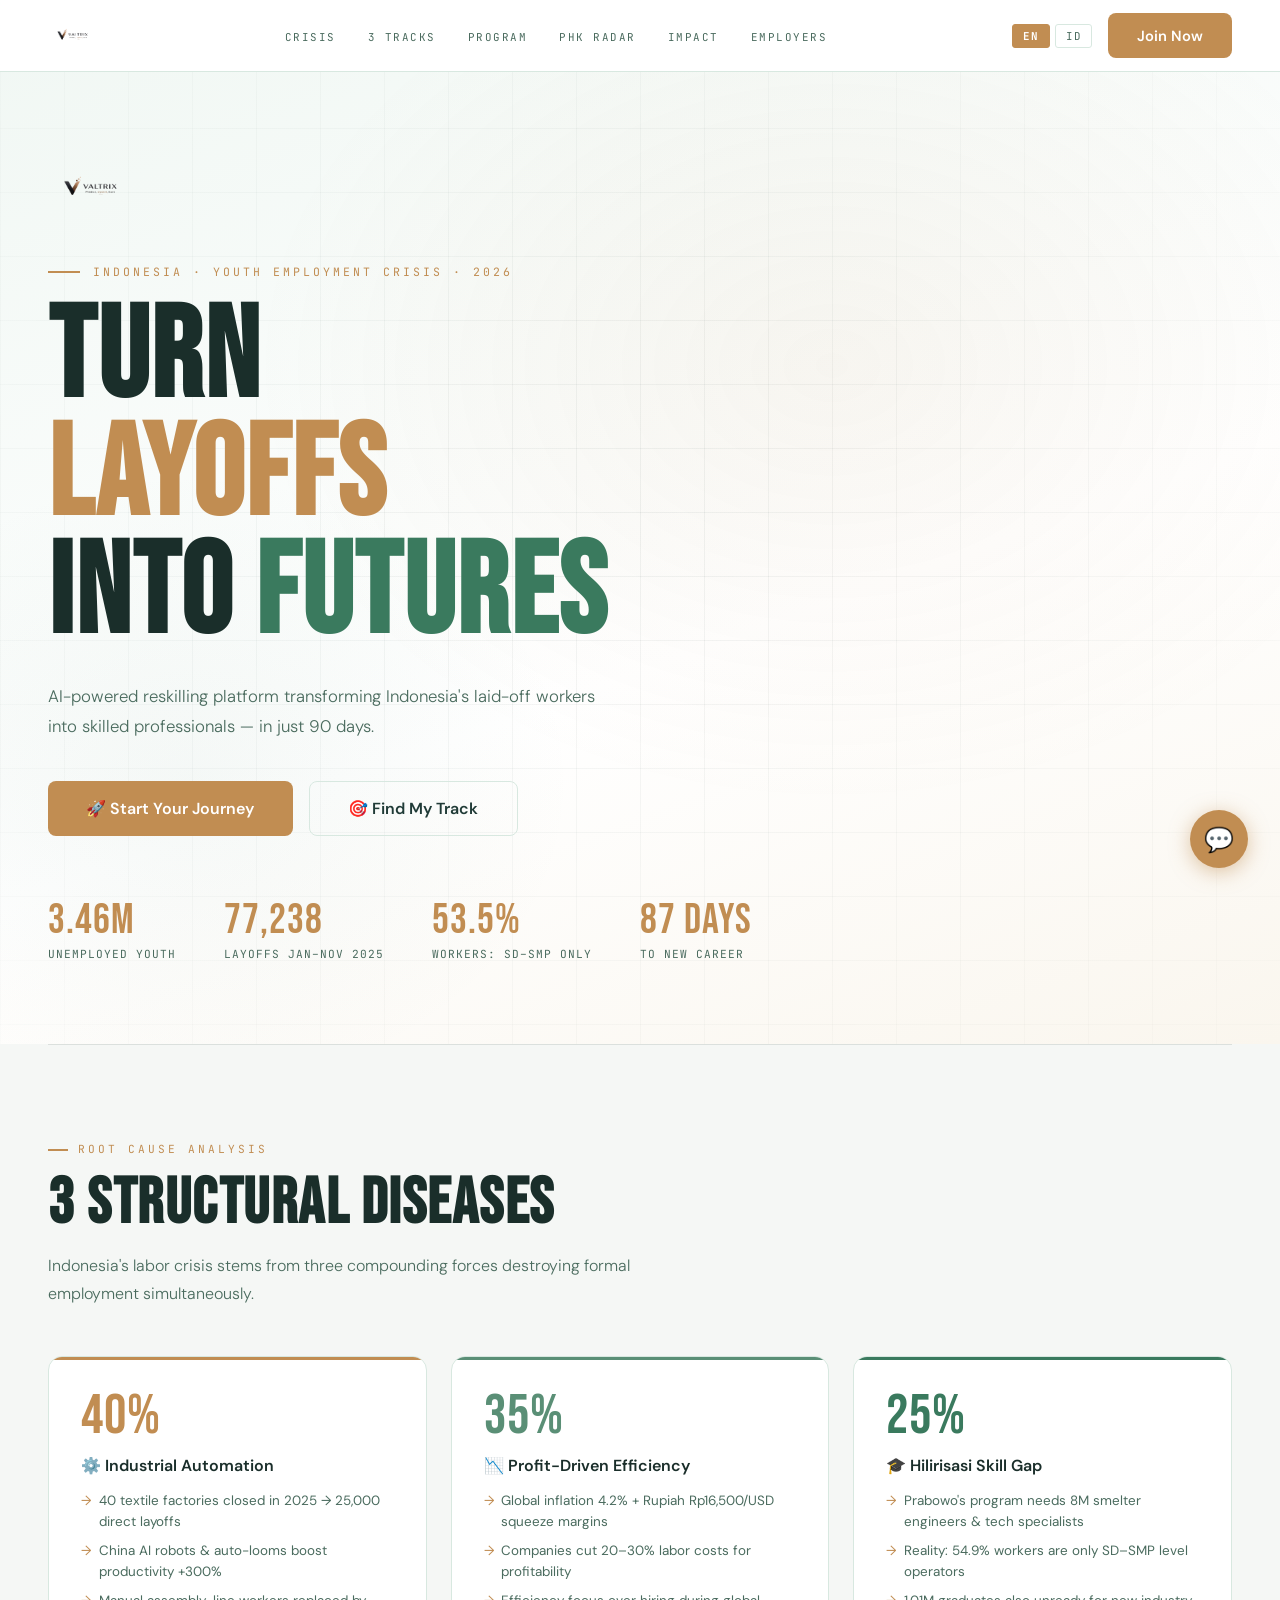
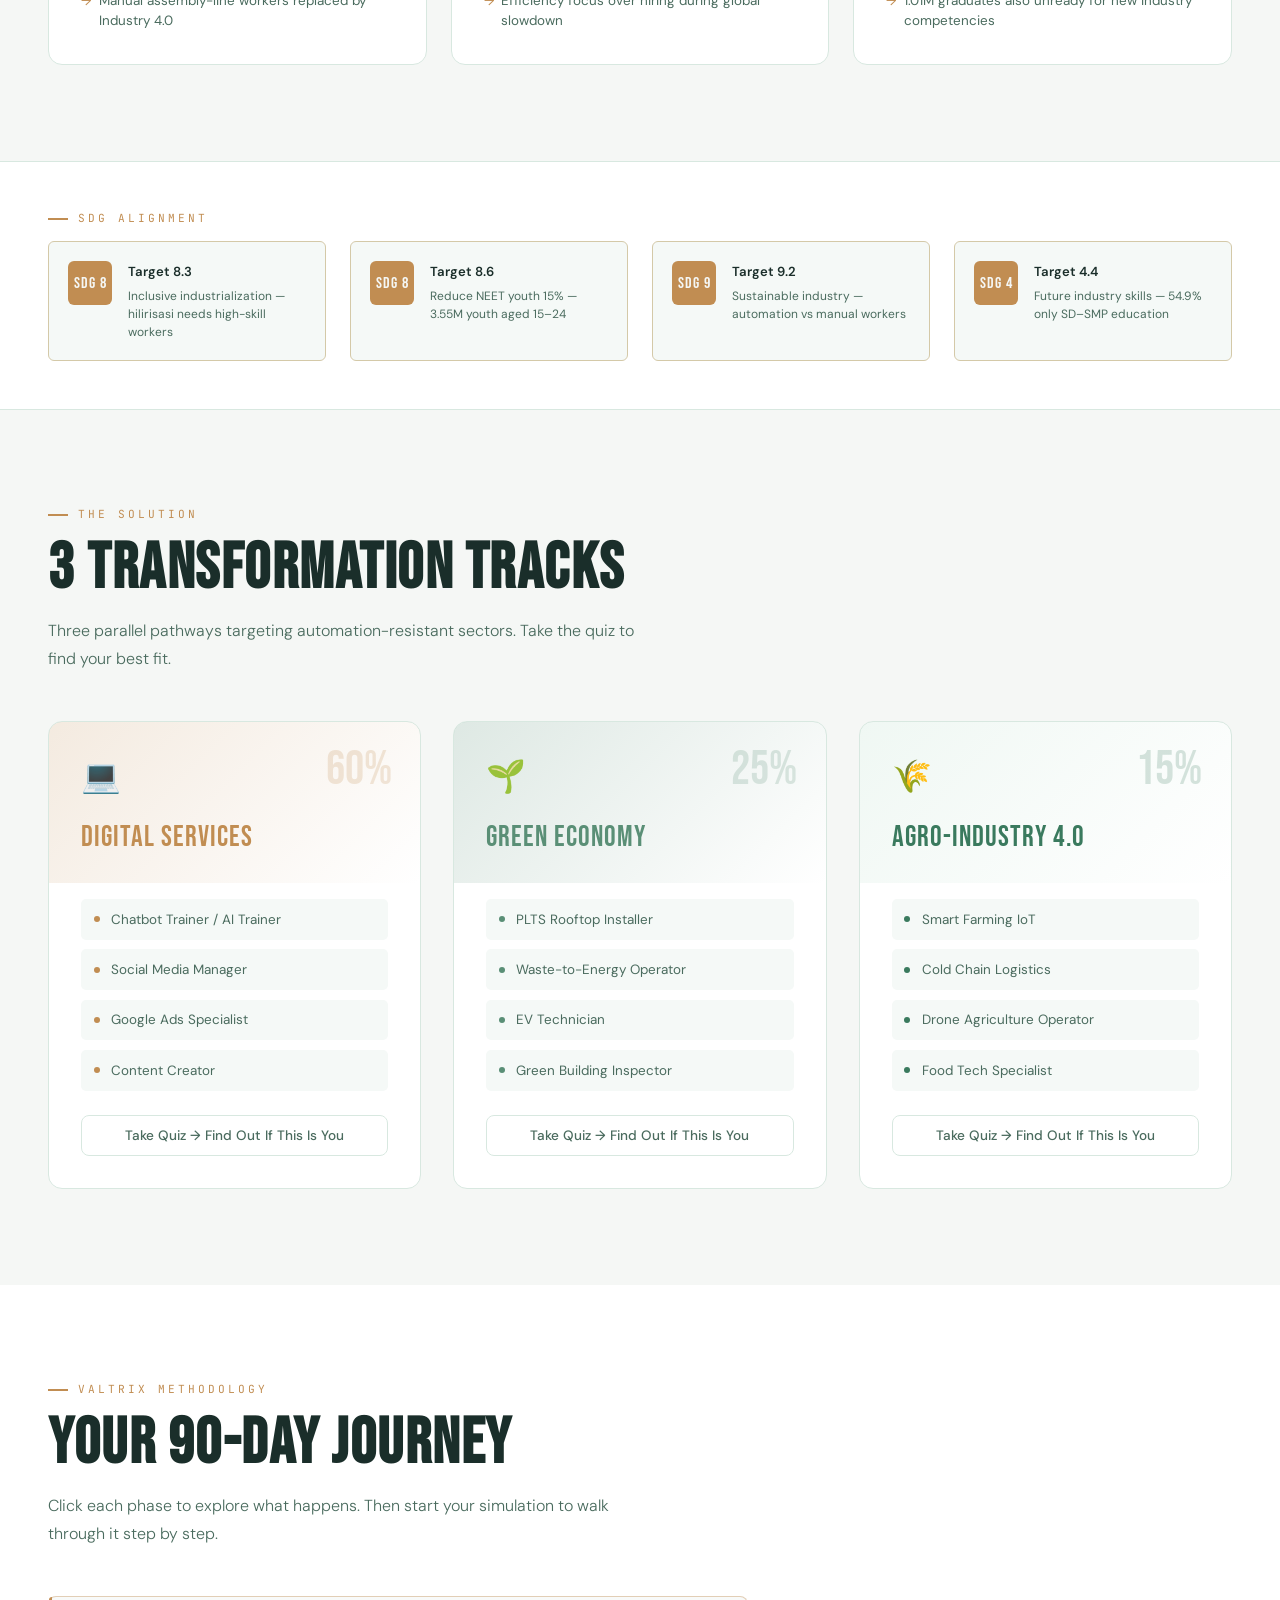
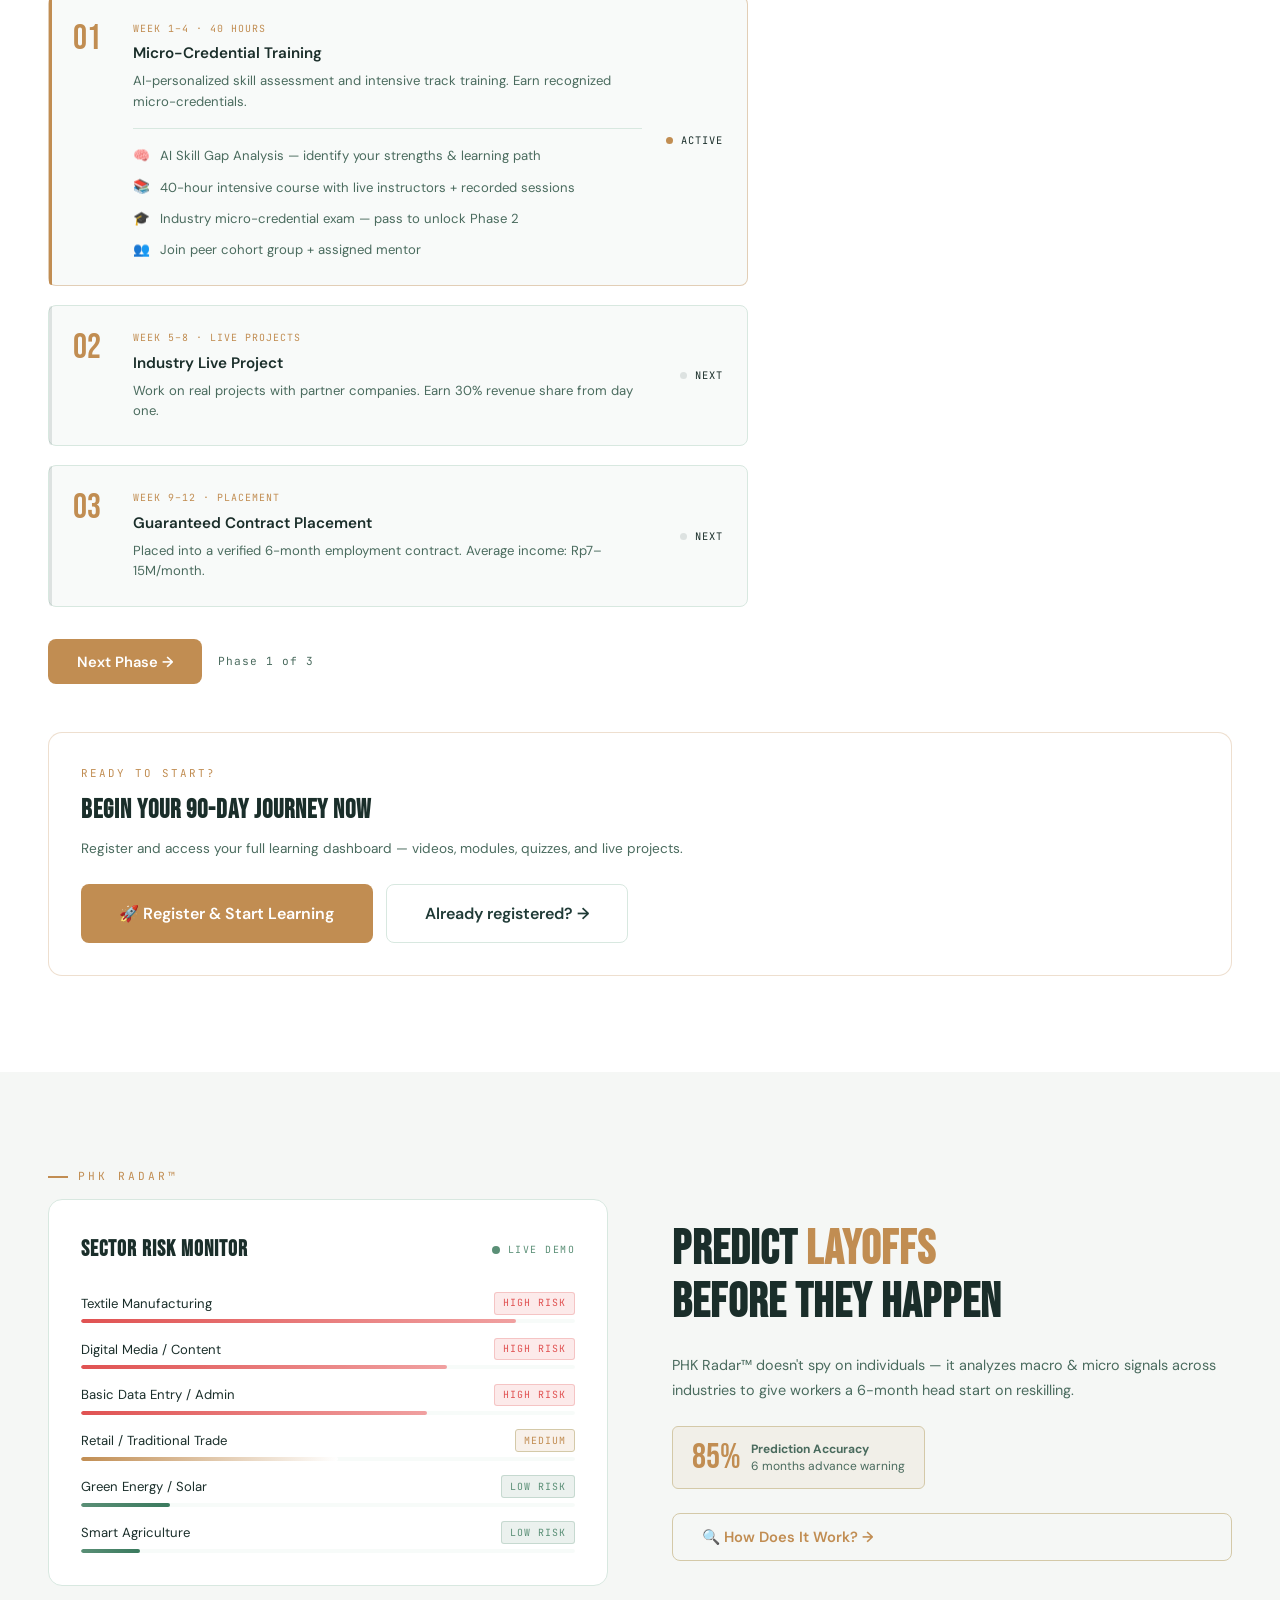
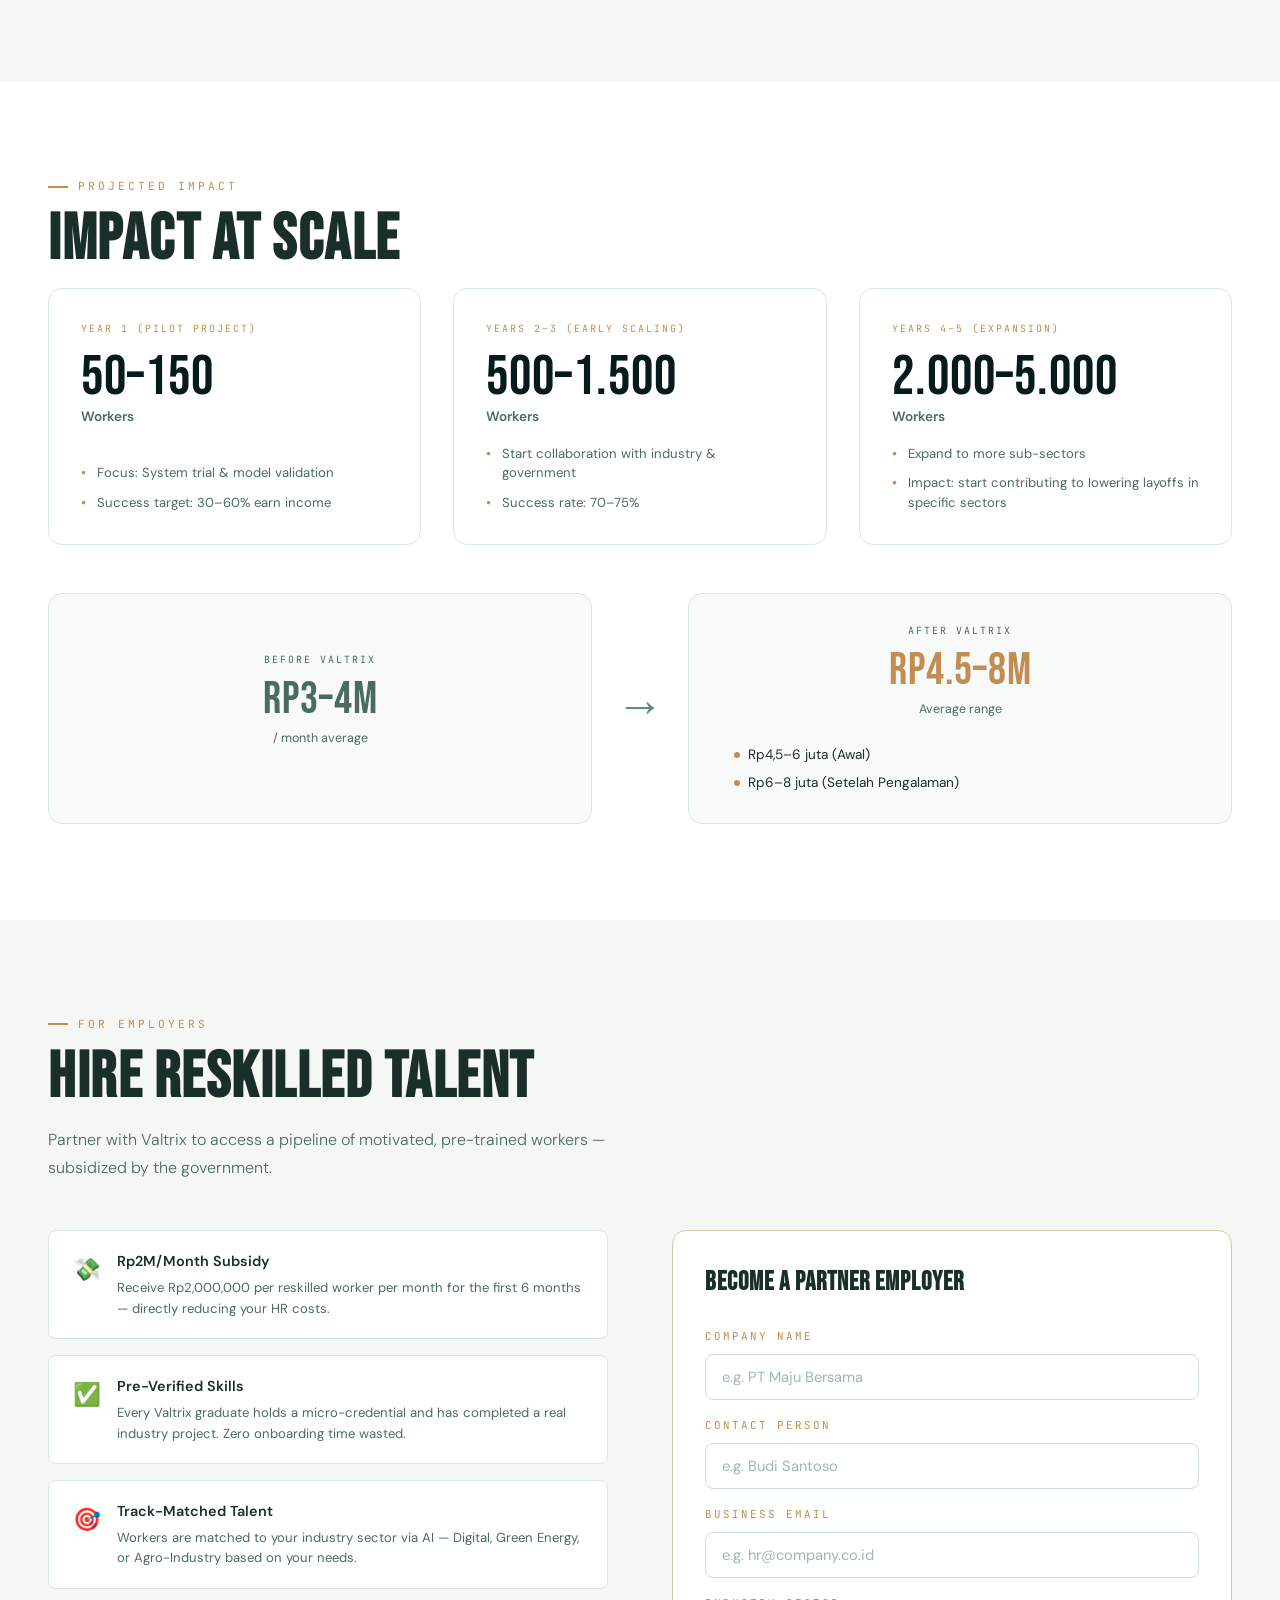
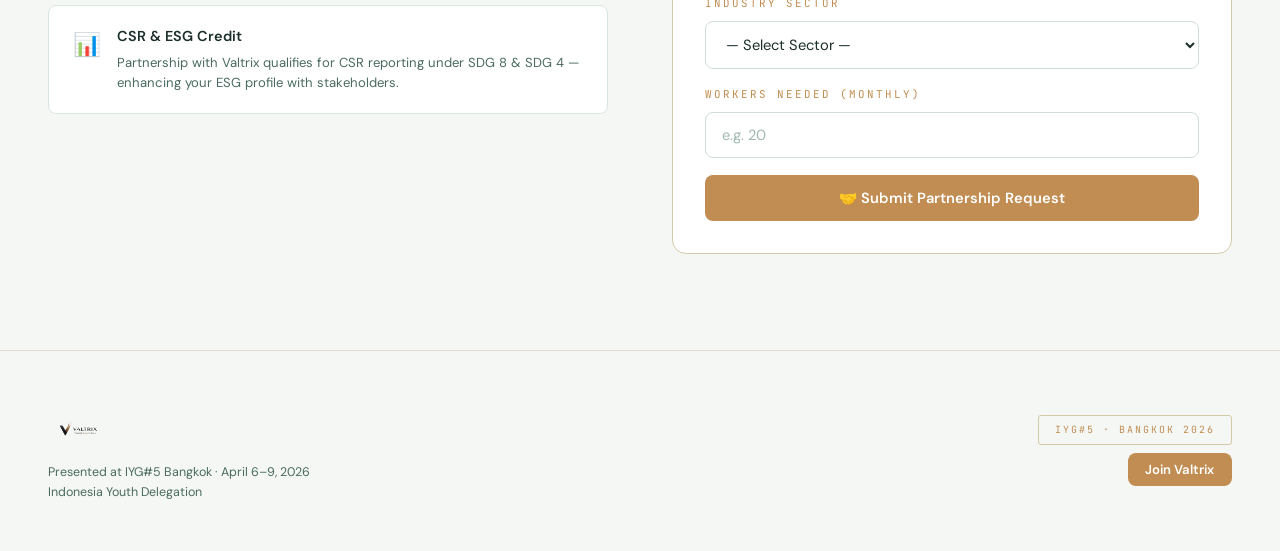
<file: index.html>
<!DOCTYPE html>
<html lang="en">
<head>
  <meta charset="UTF-8">
  <meta name="viewport" content="width=device-width, initial-scale=1.0">
  <title>Valtrix — Turn Layoffs Into Futures</title>
  <link rel="stylesheet" href="style.css">
</head>
<body class="en">

<!-- ═══ TOAST CONTAINER ═══ -->
<div class="toast-container" id="toast-container"></div>

<!-- ═══ EMAIL POPUP ═══ -->
<div class="modal-overlay" id="popup-email" style="z-index:1000;">
  <div class="modal" style="max-width:480px;text-align:center;">
    <button class="modal-close" onclick="closePopup()" style="position:absolute;top:1.2rem;right:1.2rem;">✕</button>
    <div style="margin-bottom:1.2rem;"><img src="logo.PNG" alt="Valtrix" style="height:64px;object-fit:contain;mix-blend-mode:multiply;"></div>
    <div class="modal-title en-text" style="font-size:1.6rem;margin-bottom:.5rem;">DON'T GET LEFT BEHIND</div>
    <div class="modal-title id-text" style="display:none;font-size:1.6rem;margin-bottom:.5rem;">JANGAN TERTINGGAL</div>
    <p style="font-size:.88rem;color:var(--muted);line-height:1.7;margin-bottom:.4rem;" class="en-text">Indonesia's labor crisis is here. <strong style="color:var(--text);">79,302 workers</strong> were laid off in 2025 alone.</p>
    <p style="font-size:.88rem;color:var(--muted);line-height:1.7;margin-bottom:.4rem;" class="id-text" style="display:none">Krisis ketenagakerjaan sudah terjadi. <strong style="color:var(--text);">79.302 pekerja</strong> di-PHK sepanjang 2025.</p>
    <p style="font-size:.88rem;color:var(--muted);line-height:1.7;margin-bottom:1.5rem;" class="en-text">Get your <strong style="color:var(--gold);">free PHK Risk Score</strong> + early access to the 90-day reskilling program.</p>
    <p style="font-size:.88rem;color:var(--muted);line-height:1.7;margin-bottom:1.5rem;" class="id-text" style="display:none">Dapatkan <strong style="color:var(--gold);">Skor Risiko PHK gratis</strong> + akses awal ke program reskilling 90 hari.</p>
    <div style="display:flex;flex-direction:column;gap:.75rem;">
      <input id="popup-email-input" class="form-input" type="email" placeholder="Enter your email address..." style="text-align:center;font-size:.95rem;" onkeydown="if(event.key==='Enter')submitPopupEmail()">
      <button class="btn btn-primary btn-full" onclick="submitPopupEmail()" style="font-size:.95rem;">
        <span class="en-text">Get Free Risk Assessment →</span>
        <span class="id-text" style="display:none">Dapatkan Asesmen Risiko Gratis →</span>
      </button>
      <button onclick="closePopup()" style="background:none;border:none;color:var(--muted);font-size:.78rem;cursor:pointer;text-decoration:underline;" class="en-text">No thanks, I'll take my chances</button>
      <button onclick="closePopup()" style="background:none;border:none;color:var(--muted);font-size:.78rem;cursor:pointer;text-decoration:underline;display:none;" class="id-text">Tidak, terima kasih</button>
    </div>
    <p style="font-size:.7rem;color:var(--muted);margin-top:1rem;" class="en-text">🔒 No spam. Unsubscribe anytime. Free for all laid-off workers.</p>
    <p style="font-size:.7rem;color:var(--muted);margin-top:1rem;" class="id-text" style="display:none">🔒 Tanpa spam. Bisa berhenti kapan saja. Gratis untuk pekerja ter-PHK.</p>
  </div>
</div>

<!-- ═══ NAV ═══ -->
<nav>
  <div class="nav-logo" onclick="window.scrollTo({top:0,behavior:'smooth'})"><img src="logo.PNG" alt="Valtrix" style="height:52px;object-fit:contain;vertical-align:middle;display:inline-block;"></div>
  <ul class="nav-links">
    <li><a href="#crisis"   data-nav-en="Crisis"    data-nav-id="Krisis">Crisis</a></li>
    <li><a href="#tracks"   data-nav-en="3 Tracks"  data-nav-id="3 Jalur">3 Tracks</a></li>
    <li><a href="#program"  data-nav-en="Program"   data-nav-id="Program">Program</a></li>
    <li><a href="#radar"    data-nav-en="PHK Radar" data-nav-id="PHK Radar">PHK Radar</a></li>
    <li><a href="#impact"   data-nav-en="Impact"    data-nav-id="Dampak">Impact</a></li>
    <li><a href="#employer" data-nav-en="Employers" data-nav-id="Employer">Employers</a></li>
  </ul>
  <div class="nav-right">
    <div class="lang-row">
      <button class="lang-btn active" data-lang="en" onclick="setLang('en')">EN</button>
      <button class="lang-btn"        data-lang="id" onclick="setLang('id')">ID</button>
    </div>
    <button class="nav-cta btn" onclick="openModal('modal-register')">
      <span class="en-text">Join Now</span>
      <span class="id-text" style="display:none">Daftar</span>
    </button>
    <button class="hamburger" id="hamburger" aria-label="Menu">
      <span></span><span></span><span></span>
    </button>
  </div>
</nav>

<!-- ═══ HERO ═══ -->
<section class="hero" id="home">
  <div class="hero-bg"></div>
  <div class="hero-grid"></div>
  <div class="hero-content">
    <div class="hero-logo-wrap">
      <img src="logo.PNG" alt="Valtrix" class="hero-logo">
    </div>
    <div class="eyebrow">
      <span class="en-text">Indonesia · Youth Employment Crisis · 2026</span>
      <span class="id-text" style="display:none">Indonesia · Krisis Pengangguran Pemuda · 2026</span>
    </div>
    <h1>
      <span class="en-text">TURN<br><span class="accent">LAYOFFS</span><br>INTO <span class="accent2">FUTURES</span></span>
      <span class="id-text" style="display:none">UBAH<br><span class="accent">PHK</span><br>JADI <span class="accent2">PELUANG</span></span>
    </h1>
    <p class="hero-sub en-text">AI-powered reskilling platform transforming Indonesia's laid-off workers into skilled professionals — in just 90 days.</p>
    <p class="hero-sub id-text" style="display:none">Platform reskilling berbasis AI yang mengubah pekerja ter-PHK Indonesia menjadi tenaga ahli — hanya dalam 90 hari.</p>

    <div class="hero-cta">
      <button class="btn btn-primary btn-lg" onclick="openModal('modal-register')">
        <span class="en-text">🚀 Start Your Journey</span>
        <span class="id-text" style="display:none">🚀 Mulai Perjalananmu</span>
      </button>
      <button class="btn btn-secondary btn-lg" onclick="initQuiz()">
        <span class="en-text">🎯 Find My Track</span>
        <span class="id-text" style="display:none">🎯 Temukan Jalurku</span>
      </button>
    </div>

    <div class="hero-stats">
      <div class="stat-item">
        <span class="stat-num accent" data-counter="3.55" data-suffix="M" data-decimals="2">3.55M</span>
        <span class="stat-label en-text">Unemployed Youth</span>
        <span class="stat-label id-text" style="display:none">Pemuda Menganggur</span>
      </div>
      <div class="stat-item">
        <span class="stat-num" data-counter="79302" data-suffix="">79,302</span>
        <span class="stat-label en-text">Layoffs Jan–Nov 2025</span>
        <span class="stat-label id-text" style="display:none">PHK Jan–Nov 2025</span>
      </div>
      <div class="stat-item">
        <span class="stat-num" data-counter="54.9" data-suffix="%" data-decimals="1">54.9%</span>
        <span class="stat-label en-text">Workers: SD–SMP Only</span>
        <span class="stat-label id-text" style="display:none">Pekerja Lulusan SD–SMP</span>
      </div>
      <div class="stat-item">
        <span class="stat-num" data-counter="90" data-suffix=" days">90 days</span>
        <span class="stat-label en-text">To New Career</span>
        <span class="stat-label id-text" style="display:none">Menuju Karir Baru</span>
      </div>
    </div>
  </div>
</section>

<div class="divider"></div>

<!-- ═══ CRISIS ═══ -->
<section id="crisis" class="reveal">
  <div class="section-label">
    <span class="en-text">Root Cause Analysis</span>
    <span class="id-text" style="display:none">Analisis Akar Masalah</span>
  </div>
  <h2 class="section-title en-text">3 STRUCTURAL DISEASES</h2>
  <h2 class="section-title id-text" style="display:none">3 PENYAKIT STRUKTURAL</h2>
  <p class="section-sub en-text">Indonesia's labor crisis stems from three compounding forces destroying formal employment simultaneously.</p>
  <p class="section-sub id-text" style="display:none">Krisis ketenagakerjaan Indonesia berasal dari tiga kekuatan berlapis yang menghancurkan lapangan kerja formal secara bersamaan.</p>
  <div class="disease-grid">
    <div class="disease-card auto reveal reveal-delay-1">
      <div class="disease-pct">40%</div>
      <div class="disease-title en-text">⚙️ Industrial Automation</div>
      <div class="disease-title id-text" style="display:none">⚙️ Otomatisasi Industri</div>
      <ul class="disease-list">
        <li class="en-text">40 textile factories closed in 2025 → 25,000 direct layoffs</li>
        <li class="id-text" style="display:none">40 pabrik tekstil tutup 2025 → 25.000 PHK langsung</li>
        <li class="en-text">China AI robots & auto-looms boost productivity +300%</li>
        <li class="id-text" style="display:none">Robot AI & mesin tenun otomatis tingkatkan produktivitas +300%</li>
        <li class="en-text">Manual assembly-line workers replaced by Industry 4.0</li>
        <li class="id-text" style="display:none">Pekerja manual assembly line digantikan Industry 4.0</li>
      </ul>
    </div>
    <div class="disease-card corp reveal reveal-delay-2">
      <div class="disease-pct">35%</div>
      <div class="disease-title en-text">📉 Profit-Driven Efficiency</div>
      <div class="disease-title id-text" style="display:none">📉 Efisiensi Korporasi</div>
      <ul class="disease-list">
        <li class="en-text">Global inflation 4.2% + Rupiah Rp16,500/USD squeeze margins</li>
        <li class="id-text" style="display:none">Inflasi 4,2% + Rupiah Rp16.500/USD tekan margin</li>
        <li class="en-text">Companies cut 20–30% labor costs for profitability</li>
        <li class="id-text" style="display:none">Perusahaan potong 20–30% biaya tenaga kerja</li>
        <li class="en-text">Efficiency focus over hiring during global slowdown</li>
        <li class="id-text" style="display:none">Fokus efisiensi bukan rekrutmen saat perlambatan global</li>
      </ul>
    </div>
    <div class="disease-card skill reveal reveal-delay-3">
      <div class="disease-pct">25%</div>
      <div class="disease-title en-text">🎓 Hilirisasi Skill Gap</div>
      <div class="disease-title id-text" style="display:none">🎓 Kesenjangan Skill Hilirisasi</div>
      <ul class="disease-list">
        <li class="en-text">Prabowo's program needs 8M smelter engineers & tech specialists</li>
        <li class="id-text" style="display:none">Program Prabowo butuh 8 juta engineer smelter & teknisi</li>
        <li class="en-text">Reality: 54.9% workers are only SD–SMP level operators</li>
        <li class="id-text" style="display:none">Realitas: 54,9% pekerja hanya operator level SD–SMP</li>
        <li class="en-text">1.01M graduates also unready for new industry competencies</li>
        <li class="id-text" style="display:none">1,01 juta sarjana pun tidak siap kompetensi industri baru</li>
      </ul>
    </div>
  </div>
</section>

<!-- ═══ SDG BAND ═══ -->
<div class="sdg-band reveal">
  <div class="section-label">
    <span class="en-text">SDG Alignment</span>
    <span class="id-text" style="display:none">Kesesuaian SDGs</span>
  </div>
  <div class="sdg-grid">
    <div class="sdg-card"><div class="sdg-badge">SDG 8</div><div class="sdg-text"><h4>Target 8.3</h4><p class="en-text">Inclusive industrialization — hilirisasi needs high-skill workers</p><p class="id-text" style="display:none">Industrialisasi inklusif — hilirisasi butuh pekerja skill tinggi</p></div></div>
    <div class="sdg-card"><div class="sdg-badge">SDG 8</div><div class="sdg-text"><h4>Target 8.6</h4><p class="en-text">Reduce NEET youth 15% — 3.55M youth aged 15–24</p><p class="id-text" style="display:none">Kurangi NEET pemuda 15% — 3,55 juta pemuda usia 15–24</p></div></div>
    <div class="sdg-card"><div class="sdg-badge">SDG 9</div><div class="sdg-text"><h4>Target 9.2</h4><p class="en-text">Sustainable industry — automation vs manual workers</p><p class="id-text" style="display:none">Industri berkelanjutan — otomatisasi vs pekerja manual</p></div></div>
    <div class="sdg-card"><div class="sdg-badge">SDG 4</div><div class="sdg-text"><h4>Target 4.4</h4><p class="en-text">Future industry skills — 54.9% only SD–SMP education</p><p class="id-text" style="display:none">Skill industri masa depan — 54,9% hanya SD–SMP</p></div></div>
  </div>
</div>

<!-- ═══ 3 TRACKS ═══ -->
<section id="tracks" class="reveal">
  <div class="section-label">
    <span class="en-text">The Solution</span>
    <span class="id-text" style="display:none">Solusinya</span>
  </div>
  <h2 class="section-title en-text">3 TRANSFORMATION TRACKS</h2>
  <h2 class="section-title id-text" style="display:none">3 JALUR TRANSFORMASI</h2>
  <p class="section-sub en-text">Three parallel pathways targeting automation-resistant sectors. Take the quiz to find your best fit.</p>
  <p class="section-sub id-text" style="display:none">Tiga jalur paralel yang menargetkan sektor tahan otomatisasi. Ikuti kuis untuk menemukan jalur terbaikmu.</p>
  <div class="tracks-grid">
    <div class="track-card digital reveal reveal-delay-1">
      <div class="track-header">
        <div class="track-pct">60%</div>
        <div class="track-icon">💻</div>
        <div class="track-title en-text">DIGITAL SERVICES</div>
        <div class="track-title id-text" style="display:none">LAYANAN DIGITAL</div>
      </div>
      <div class="track-body">
        <div class="track-jobs">
          <div class="job-tag"><span class="job-dot"></span>Chatbot Trainer / AI Trainer</div>
          <div class="job-tag"><span class="job-dot"></span>Social Media Manager</div>
          <div class="job-tag"><span class="job-dot"></span>Google Ads Specialist</div>
          <div class="job-tag"><span class="job-dot"></span>Content Creator</div>
        </div>
        <button class="track-apply-btn" onclick="initQuiz()">
          <span class="en-text">Take Quiz → Find Out If This Is You</span>
          <span class="id-text" style="display:none">Ikuti Kuis → Cek Apakah Jalur Ini Untukmu</span>
        </button>
      </div>
    </div>
    <div class="track-card green reveal reveal-delay-2">
      <div class="track-header">
        <div class="track-pct">25%</div>
        <div class="track-icon">🌱</div>
        <div class="track-title en-text">GREEN ECONOMY</div>
        <div class="track-title id-text" style="display:none">EKONOMI HIJAU</div>
      </div>
      <div class="track-body">
        <div class="track-jobs">
          <div class="job-tag"><span class="job-dot"></span><span class="en-text">PLTS Rooftop Installer</span><span class="id-text" style="display:none">Installer Panel Surya</span></div>
          <div class="job-tag"><span class="job-dot"></span><span class="en-text">Waste-to-Energy Operator</span><span class="id-text" style="display:none">Operator Waste-to-Energy</span></div>
          <div class="job-tag"><span class="job-dot"></span><span class="en-text">EV Technician</span><span class="id-text" style="display:none">Teknisi Kendaraan Listrik</span></div>
          <div class="job-tag"><span class="job-dot"></span><span class="en-text">Green Building Inspector</span><span class="id-text" style="display:none">Inspektor Gedung Hijau</span></div>
        </div>
        <button class="track-apply-btn" onclick="initQuiz()">
          <span class="en-text">Take Quiz → Find Out If This Is You</span>
          <span class="id-text" style="display:none">Ikuti Kuis → Cek Apakah Jalur Ini Untukmu</span>
        </button>
      </div>
    </div>
    <div class="track-card agro reveal reveal-delay-3">
      <div class="track-header">
        <div class="track-pct">15%</div>
        <div class="track-icon">🌾</div>
        <div class="track-title en-text">AGRO-INDUSTRY 4.0</div>
        <div class="track-title id-text" style="display:none">AGRO-INDUSTRI 4.0</div>
      </div>
      <div class="track-body">
        <div class="track-jobs">
          <div class="job-tag"><span class="job-dot"></span>Smart Farming IoT</div>
          <div class="job-tag"><span class="job-dot"></span><span class="en-text">Cold Chain Logistics</span><span class="id-text" style="display:none">Logistik Cold Chain</span></div>
          <div class="job-tag"><span class="job-dot"></span><span class="en-text">Drone Agriculture Operator</span><span class="id-text" style="display:none">Operator Drone Pertanian</span></div>
          <div class="job-tag"><span class="job-dot"></span><span class="en-text">Food Tech Specialist</span><span class="id-text" style="display:none">Spesialis Food Tech</span></div>
        </div>
        <button class="track-apply-btn" onclick="initQuiz()">
          <span class="en-text">Take Quiz → Find Out If This Is You</span>
          <span class="id-text" style="display:none">Ikuti Kuis → Cek Apakah Jalur Ini Untukmu</span>
        </button>
      </div>
    </div>
  </div>
</section>

<!-- ═══ 90-DAY SIMULATION ═══ -->
<section id="program" style="background:var(--dark);" class="reveal">
  <div class="section-label">
    <span class="en-text">Valtrix Methodology</span>
    <span class="id-text" style="display:none">Metodologi Valtrix</span>
  </div>
  <h2 class="section-title en-text">YOUR 90-DAY JOURNEY</h2>
  <h2 class="section-title id-text" style="display:none">PERJALANAN 90 HARI KAMU</h2>
  <p class="section-sub en-text">Click each phase to explore what happens. Then start your simulation to walk through it step by step.</p>
  <p class="section-sub id-text" style="display:none">Klik setiap fase untuk melihat detailnya. Lalu mulai simulasimu untuk menelusurinya langkah demi langkah.</p>

  <!-- inline preview (not modal) -->
  <div id="sim-phases-container" style="display:flex;flex-direction:column;gap:1.2rem;max-width:700px;"></div>

  <div style="display:flex;gap:1rem;margin-top:2rem;flex-wrap:wrap;align-items:center;">
    <button class="btn btn-primary" id="sim-next-btn" onclick="simNextPhase()">
      <span class="en-text">Next Phase →</span>
      <span class="id-text" style="display:none">Fase Berikutnya →</span>
    </button>
    <button class="btn btn-secondary" id="sim-done-btn" style="display:none" onclick="simComplete()">
      <span class="en-text">🎉 Register Now</span>
      <span class="id-text" style="display:none">🎉 Daftar Sekarang</span>
    </button>
    <span id="sim-progress-label" style="font-family:'JetBrains Mono',monospace;font-size:.7rem;color:var(--muted);letter-spacing:1px;"></span>
  </div>

  <!-- CTA to start learning -->
  <div style="margin-top:3rem;padding:2rem;background:var(--dark);border:1px solid var(--border);border-radius:var(--radius-lg);display:flex;align-items:center;justify-content:space-between;flex-wrap:wrap;gap:1.5rem;">
    <div>
      <div style="font-family:'JetBrains Mono',monospace;font-size:.68rem;letter-spacing:2px;color:var(--gold);text-transform:uppercase;margin-bottom:.5rem;">Ready to start?</div>
      <h3 style="font-family:'Bebas Neue',sans-serif;font-size:1.6rem;letter-spacing:1px;" class="en-text">BEGIN YOUR 90-DAY JOURNEY NOW</h3>
      <h3 style="font-family:'Bebas Neue',sans-serif;font-size:1.6rem;letter-spacing:1px;" class="id-text" style="display:none">MULAI PERJALANAN 90 HARI SEKARANG</h3>
      <p style="font-size:.85rem;color:var(--muted);margin-top:.4rem;" class="en-text">Register and access your full learning dashboard — videos, modules, quizzes, and live projects.</p>
      <p style="font-size:.85rem;color:var(--muted);margin-top:.4rem;" class="id-text" style="display:none">Daftar dan akses dashboard belajar lengkap — video, modul, kuis, dan proyek langsung.</p>
    </div>
    <div style="display:flex;gap:.8rem;flex-wrap:wrap;">
      <button class="btn btn-primary btn-lg" onclick="openModal('modal-register')">
        <span class="en-text">🚀 Register & Start Learning</span>
        <span class="id-text" style="display:none">🚀 Daftar & Mulai Belajar</span>
      </button>
      <a href="learn.html" class="btn btn-secondary btn-lg">
        <span class="en-text">Already registered? →</span>
        <span class="id-text" style="display:none">Sudah daftar? →</span>
      </a>
    </div>
  </div>
</section>

<!-- ═══ PHK RADAR ═══ -->
<section id="radar" class="radar-section reveal">
  <div class="section-label">PHK Radar™</div>
  <div class="radar-wrapper">
    <div class="radar-display">
      <div class="radar-title-row">
        <h3 class="en-text">SECTOR RISK MONITOR</h3>
        <h3 class="id-text" style="display:none">MONITOR RISIKO SEKTOR</h3>
        <div class="radar-live">
          <div class="pulse"></div>
          <span class="en-text">LIVE DEMO</span>
          <span class="id-text" style="display:none">DEMO LANGSUNG</span>
        </div>
      </div>
      <div class="sector-list">
        <div class="sector-row">
          <div class="sector-info">
            <span class="sector-name en-text">Textile Manufacturing</span>
            <span class="sector-name id-text" style="display:none">Manufaktur Tekstil</span>
            <span class="sector-risk risk-high en-text">HIGH RISK</span>
            <span class="sector-risk risk-high id-text" style="display:none">RISIKO TINGGI</span>
          </div>
          <div class="sector-bar-bg"><div class="sector-bar bar-high" data-width="88%" style="width:0"></div></div>
        </div>
        <div class="sector-row">
          <div class="sector-info">
            <span class="sector-name en-text">Digital Media / Content</span>
            <span class="sector-name id-text" style="display:none">Media Digital / Konten</span>
            <span class="sector-risk risk-high en-text">HIGH RISK</span>
            <span class="sector-risk risk-high id-text" style="display:none">RISIKO TINGGI</span>
          </div>
          <div class="sector-bar-bg"><div class="sector-bar bar-high" data-width="74%" style="width:0"></div></div>
        </div>
        <div class="sector-row">
          <div class="sector-info">
            <span class="sector-name en-text">Basic Data Entry / Admin</span>
            <span class="sector-name id-text" style="display:none">Data Entry / Admin Dasar</span>
            <span class="sector-risk risk-high en-text">HIGH RISK</span>
            <span class="sector-risk risk-high id-text" style="display:none">RISIKO TINGGI</span>
          </div>
          <div class="sector-bar-bg"><div class="sector-bar bar-high" data-width="70%" style="width:0"></div></div>
        </div>
        <div class="sector-row">
          <div class="sector-info">
            <span class="sector-name en-text">Retail / Traditional Trade</span>
            <span class="sector-name id-text" style="display:none">Retail / Perdagangan Tradisional</span>
            <span class="sector-risk risk-mid en-text">MEDIUM</span>
            <span class="sector-risk risk-mid id-text" style="display:none">MENENGAH</span>
          </div>
          <div class="sector-bar-bg"><div class="sector-bar bar-mid" data-width="52%" style="width:0"></div></div>
        </div>
        <div class="sector-row">
          <div class="sector-info">
            <span class="sector-name en-text">Green Energy / Solar</span>
            <span class="sector-name id-text" style="display:none">Energi Hijau / Solar</span>
            <span class="sector-risk risk-low en-text">LOW RISK</span>
            <span class="sector-risk risk-low id-text" style="display:none">RISIKO RENDAH</span>
          </div>
          <div class="sector-bar-bg"><div class="sector-bar bar-low" data-width="18%" style="width:0"></div></div>
        </div>
        <div class="sector-row">
          <div class="sector-info">
            <span class="sector-name en-text">Smart Agriculture</span>
            <span class="sector-name id-text" style="display:none">Pertanian Cerdas</span>
            <span class="sector-risk risk-low en-text">LOW RISK</span>
            <span class="sector-risk risk-low id-text" style="display:none">RISIKO RENDAH</span>
          </div>
          <div class="sector-bar-bg"><div class="sector-bar bar-low" data-width="12%" style="width:0"></div></div>
        </div>
      </div>
    </div>
    <div class="radar-info reveal">
      <h3 class="en-text">PREDICT <span class="accent">LAYOFFS</span><br>BEFORE THEY HAPPEN</h3>
      <h3 class="id-text" style="display:none">PREDIKSI <span class="accent">PHK</span><br>SEBELUM TERJADI</h3>
      <p class="en-text">PHK Radar™ doesn't spy on individuals — it analyzes macro & micro signals across industries to give workers a 6-month head start on reskilling.</p>
      <p class="id-text" style="display:none">PHK Radar™ tidak memata-matai individu — melainkan menganalisis sinyal makro & mikro lintas industri untuk memberi pekerja waktu 6 bulan sebelum PHK terjadi.</p>
      <div class="accuracy-badge">
        <div class="accuracy-num">85%</div>
        <div class="accuracy-label">
          <strong class="en-text">Prediction Accuracy</strong>
          <strong class="id-text" style="display:none">Akurasi Prediksi</strong><br>
          <span class="en-text">6 months advance warning</span>
          <span class="id-text" style="display:none">Peringatan 6 bulan sebelumnya</span>
        </div>
      </div>
      <button class="btn btn-outline-gold" onclick="openModal('modal-radar-how')">
        <span class="en-text">🔍 How Does It Work? →</span>
        <span class="id-text" style="display:none">🔍 Bagaimana Cara Kerjanya? →</span>
      </button>
    </div>
  </div>
</section>

<!-- ═══ RADAR HOW-IT-WORKS MODAL ═══ -->
<div class="modal-overlay" id="modal-radar-how">
  <div class="modal" style="max-width:780px;">
    <div class="modal-header">
      <div>
        <div class="modal-title en-text">HOW PHK RADAR™ WORKS</div>
        <div class="modal-title id-text" style="display:none">CARA KERJA PHK RADAR™</div>
        <p style="font-size:.82rem;color:var(--muted);margin-top:.3rem;" class="en-text">AI-powered layoff prediction — not surveillance, but signal intelligence</p>
        <p style="font-size:.82rem;color:var(--muted);margin-top:.3rem;" class="id-text" style="display:none">Prediksi PHK berbasis AI — bukan pengawasan, melainkan intelijen sinyal</p>
      </div>
      <button class="modal-close" onclick="closeModal('modal-radar-how')">✕</button>
    </div>

    <!-- CORE CONCEPT -->
    <div class="radar-modal-concept">
      <div class="concept-pill en-text">💡 Key Concept</div>
      <div class="concept-pill id-text" style="display:none">💡 Konsep Utama</div>
      <p class="en-text" style="font-size:.9rem;color:var(--muted);line-height:1.7;margin-top:.7rem;">PHK Radar™ doesn't track individuals — it predicts which <strong style="color:var(--text);">sectors & companies</strong> will downsize, then alerts registered workers in those sectors to start reskilling before it's too late.</p>
      <p class="id-text" style="display:none;font-size:.9rem;color:var(--muted);line-height:1.7;margin-top:.7rem;">PHK Radar™ tidak melacak individu — sistem memprediksi <strong style="color:var(--text);">sektor & perusahaan</strong> mana yang akan melakukan efisiensi, lalu memberi peringatan ke pekerja terdaftar di sektor tersebut agar mulai reskilling sebelum terlambat.</p>
    </div>

    <!-- 2 FUNCTIONS: MAKRO & MIKRO -->
    <div class="radar-modal-section">
      <div class="rms-label en-text">Step 1 — Signal Collection</div>
      <div class="rms-label id-text" style="display:none">Langkah 1 — Pengumpulan Sinyal</div>
      <h4 class="rms-title en-text">Macro & Micro Analysis</h4>
      <h4 class="rms-title id-text" style="display:none">Analisis Makro & Mikro</h4>
      <div class="macro-micro-grid">
        <div class="mm-card macro">
          <div class="mm-header">
            <span class="mm-icon">🌐</span>
            <div>
              <div class="mm-tag en-text">MACRO</div>
              <div class="mm-tag id-text" style="display:none">MAKRO</div>
              <div class="mm-subtitle en-text">External / National</div>
              <div class="mm-subtitle id-text" style="display:none">Eksternal / Nasional</div>
            </div>
          </div>
          <p class="mm-desc en-text">Monitors national economic conditions and global industry trends.</p>
          <p class="mm-desc id-text" style="display:none">Memantau kondisi ekonomi nasional dan tren industri global.</p>
          <div class="mm-signals">
            <span class="signal-tag">📉 Kurs Rupiah</span>
            <span class="signal-tag">📊 Laju Inflasi</span>
            <span class="signal-tag">🤖 Adopsi AI Global</span>
            <span class="signal-tag">🏭 Program Hilirisasi</span>
            <span class="signal-tag">💹 Tren Ekspor</span>
            <span class="signal-tag">⚡ Harga Energi</span>
          </div>
        </div>
        <div class="mm-card micro">
          <div class="mm-header">
            <span class="mm-icon">🏢</span>
            <div>
              <div class="mm-tag en-text" style="background:rgba(90,143,118,.15);color:var(--mid);border-color:rgba(90,143,118,.3);">MICRO</div>
              <div class="mm-tag id-text" style="display:none;background:rgba(90,143,118,.15);color:var(--mid);border-color:rgba(90,143,118,.3);">MIKRO</div>
              <div class="mm-subtitle en-text">Internal / Company-Level</div>
              <div class="mm-subtitle id-text" style="display:none">Internal / Level Perusahaan</div>
            </div>
          </div>
          <p class="mm-desc en-text">Monitors specific conditions within individual companies & sub-sectors.</p>
          <p class="mm-desc id-text" style="display:none">Memantau kondisi spesifik di satu perusahaan atau subsektor tertentu.</p>
          <div class="mm-signals">
            <span class="signal-tag" style="border-color:rgba(90,143,118,.3);color:var(--mid);">📋 Laporan Laba Rugi</span>
            <span class="signal-tag" style="border-color:rgba(90,143,118,.3);color:var(--mid);">⏰ Pengurangan Lembur</span>
            <span class="signal-tag" style="border-color:rgba(90,143,118,.3);color:var(--mid);">🚫 Stop Rekrutmen</span>
            <span class="signal-tag" style="border-color:rgba(90,143,118,.3);color:var(--mid);">🤖 Impor Mesin Otomatis</span>
            <span class="signal-tag" style="border-color:rgba(90,143,118,.3);color:var(--mid);">📉 Penurunan Order</span>
            <span class="signal-tag" style="border-color:rgba(90,143,118,.3);color:var(--mid);">📰 Berita Restrukturisasi</span>
          </div>
        </div>
      </div>
    </div>

    <!-- DATA ANALYTICS PIPELINE -->
    <div class="radar-modal-section">
      <div class="rms-label en-text">Step 2 — Data Analytics Pipeline</div>
      <div class="rms-label id-text" style="display:none">Langkah 2 — Pipeline Analitik Data</div>
      <h4 class="rms-title en-text">Processing the Signals</h4>
      <h4 class="rms-title id-text" style="display:none">Memproses Sinyal</h4>
      <div class="analytics-steps">
        <div class="analytics-step">
          <div class="astep-num">01</div>
          <div class="astep-body">
            <div class="astep-name">Diagnostic Analytics</div>
            <p class="astep-desc en-text">Analyses <em>why</em> layoffs happened historically. Example: textile sector PHK 2025 increased because of 300% automated machine adoption — this pattern becomes training data.</p>
            <p class="astep-desc id-text" style="display:none">Menganalisis <em>mengapa</em> PHK terjadi di masa lalu. Contoh: PHK sektor tekstil 2025 meningkat karena adopsi mesin otomatis sebesar 300% — pola ini jadi data latih.</p>
            <div class="astep-tools"><span>🔧 SQL</span><span>Python Pandas</span></div>
          </div>
        </div>
        <div class="analytics-step">
          <div class="astep-num">02</div>
          <div class="astep-body">
            <div class="astep-name">Descriptive Analytics</div>
            <p class="astep-desc en-text">Presents a real-time dashboard of current conditions. Example: "Right now, 3.55 million NEET youth are at high risk of permanent market exclusion."</p>
            <p class="astep-desc id-text" style="display:none">Menyajikan dashboard real-time tentang kondisi saat ini. Contoh: "Saat ini ada 3,55 juta pemuda NEET yang berisiko tinggi tersingkir dari pasar kerja."</p>
            <div class="astep-tools"><span>📊 Matplotlib</span><span>Dashboard</span></div>
          </div>
        </div>
      </div>
    </div>

    <!-- ML ENGINE -->
    <div class="radar-modal-section">
      <div class="rms-label en-text">Step 3 — Machine Learning Engine</div>
      <div class="rms-label id-text" style="display:none">Langkah 3 — Mesin Machine Learning</div>
      <h4 class="rms-title en-text">The Brain Behind the 85% Accuracy</h4>
      <h4 class="rms-title id-text" style="display:none">Otak di Balik Akurasi 85%</h4>
      <p style="font-size:.84rem;color:var(--muted);line-height:1.7;margin-bottom:1.2rem;" class="en-text">ML doesn't just read the data — it <strong style="color:var(--text);">learns from it</strong> to predict the future. Three techniques are combined:</p>
      <p style="font-size:.84rem;color:var(--muted);line-height:1.7;margin-bottom:1.2rem;" class="id-text" style="display:none">ML tidak hanya membaca data — ia <strong style="color:var(--text);">belajar dari data</strong> untuk meramal masa depan. Tiga teknik digabungkan:</p>
      <div class="ml-cards">
        <div class="ml-card">
          <div class="ml-card-header">
            <span class="ml-num">①</span>
            <div>
              <div class="ml-name">Predictive Modeling</div>
              <div class="ml-type en-text">Supervised Learning</div>
              <div class="ml-type id-text" style="display:none">Supervised Learning</div>
            </div>
          </div>
          <p class="ml-desc en-text">Trains on historical PHK data. Input: profit decline, raw material cost hike, machinery investment. Output: PHK probability score (0–100%). If score &gt; 80% → early warning triggered.</p>
          <p class="ml-desc id-text" style="display:none">Dilatih menggunakan data PHK historis. Input: penurunan profit, kenaikan bahan baku, investasi alat. Output: skor probabilitas PHK (0–100%). Jika skor &gt; 80% → peringatan dini aktif.</p>
        </div>
        <div class="ml-card">
          <div class="ml-card-header">
            <span class="ml-num">②</span>
            <div>
              <div class="ml-name">NLP Sentiment Analysis</div>
              <div class="ml-type en-text">Natural Language Processing</div>
              <div class="ml-type id-text" style="display:none">Natural Language Processing</div>
            </div>
          </div>
          <p class="ml-desc en-text">Web-scrapes company news & annual reports. If keywords like <em>"restrukturisasi," "efisiensi biaya,"</em> or <em>"optimalisasi tenaga kerja"</em> appear — negative sentiment score rises, raising the PHK risk rating.</p>
          <p class="ml-desc id-text" style="display:none">Melakukan web scraping berita bisnis & laporan tahunan. Jika muncul kata kunci seperti <em>"restrukturisasi," "efisiensi biaya,"</em> atau <em>"optimalisasi tenaga kerja"</em> — skor sentimen negatif naik dan meningkatkan risiko PHK.</p>
        </div>
        <div class="ml-card">
          <div class="ml-card-header">
            <span class="ml-num">③</span>
            <div>
              <div class="ml-name">Time Series Analysis</div>
              <div class="ml-type en-text">Temporal Pattern Recognition</div>
              <div class="ml-type id-text" style="display:none">Pengenalan Pola Temporal</div>
            </div>
          </div>
          <p class="ml-desc en-text">Predicts <em>when</em> layoffs will happen — estimating the time window (e.g. within 6 months) based on annual economic cycle patterns and historical seasonality.</p>
          <p class="ml-desc id-text" style="display:none">Memprediksi <em>kapan</em> PHK akan terjadi — memperkirakan jendela waktu (misal: dalam 6 bulan) berdasarkan pola siklus ekonomi tahunan dan historis musiman.</p>
        </div>
      </div>
    </div>

    <!-- REAL SCENARIO -->
    <div class="radar-modal-section scenario-section">
      <div class="rms-label">📍 <span class="en-text">Real Scenario</span><span class="id-text" style="display:none">Skenario Nyata</span></div>
      <h4 class="rms-title en-text">Case: Textile Factory Worker — 2025</h4>
      <h4 class="rms-title id-text" style="display:none">Kasus: Pekerja Pabrik Tekstil — 2025</h4>
      <div class="scenario-timeline">
        <div class="scenario-step">
          <div class="sc-dot sc-macro"></div>
          <div class="sc-content">
            <div class="sc-time en-text">Q1 2024 — Macro Signal</div>
            <div class="sc-time id-text" style="display:none">Q1 2024 — Sinyal Makro</div>
            <p class="en-text">Rupiah weakens to Rp16,500/USD. China increases textile machinery exports to Indonesia by 240%. BEI textile company stocks drop 18% average.</p>
            <p class="id-text" style="display:none">Rupiah melemah ke Rp16.500/USD. China tingkatkan ekspor mesin tekstil ke Indonesia sebesar 240%. Saham perusahaan tekstil di BEI turun rata-rata 18%.</p>
          </div>
        </div>
        <div class="scenario-step">
          <div class="sc-dot sc-micro"></div>
          <div class="sc-content">
            <div class="sc-time en-text">Q3 2024 — Micro Signal</div>
            <div class="sc-time id-text" style="display:none">Q3 2024 — Sinyal Mikro</div>
            <p class="en-text">PT Sandang Jaya's annual report shows profit down 31%. Overtime hours cut by 40%. Recruitment portal shows 0 new postings for 3 months. NLP detects "cost optimization" in press release.</p>
            <p class="id-text" style="display:none">Laporan tahunan PT Sandang Jaya menunjukkan laba turun 31%. Jam lembur dipotong 40%. Portal rekrutmen tidak ada lowongan baru selama 3 bulan. NLP mendeteksi "optimalisasi biaya" di siaran pers.</p>
          </div>
        </div>
        <div class="scenario-step">
          <div class="sc-dot sc-alert"></div>
          <div class="sc-content">
            <div class="sc-time en-text" style="color:var(--gold);">Q4 2024 — PHK Radar™ Alert</div>
            <div class="sc-time id-text" style="display:none;color:var(--gold);">Q4 2024 — Peringatan PHK Radar™</div>
            <p class="en-text">PHK probability score hits <strong style="color:var(--gold);">87%</strong>. Budi, a registered Valtrix user at PT Sandang Jaya, receives: <em>"Your sector risk is HIGH. Start reskilling now — 6 months before potential layoff."</em></p>
            <p class="id-text" style="display:none">Skor probabilitas PHK mencapai <strong style="color:var(--gold);">87%</strong>. Budi, pengguna Valtrix terdaftar di PT Sandang Jaya, menerima: <em>"Risiko sektormu TINGGI. Mulai reskilling sekarang — 6 bulan sebelum potensi PHK."</em></p>
          </div>
        </div>
        <div class="scenario-step">
          <div class="sc-dot sc-success"></div>
          <div class="sc-content">
            <div class="sc-time en-text" style="color:var(--mid);">Q2 2025 — PHK Happens, Budi Is Ready</div>
            <div class="sc-time id-text" style="display:none;color:var(--mid);">Q2 2025 — PHK Terjadi, Budi Sudah Siap</div>
            <p class="en-text">PT Sandang Jaya lays off 800 workers. Budi already completed Phase 1 training and secured a Social Media Manager contract at Rp8M/month — 6 months before the announcement.</p>
            <p class="id-text" style="display:none">PT Sandang Jaya mem-PHK 800 pekerja. Budi sudah menyelesaikan pelatihan Fase 1 dan mendapat kontrak Social Media Manager senilai Rp8 juta/bulan — 6 bulan sebelum pengumuman PHK.</p>
          </div>
        </div>
      </div>
    </div>

    <!-- FAQ -->
    <div class="radar-modal-section">
      <div class="rms-label en-text">❓ Frequently Asked Questions</div>
      <div class="rms-label id-text" style="display:none">❓ Pertanyaan yang Sering Diajukan</div>
      <div class="faq-list">
        <div class="faq-item" onclick="toggleFaq(this)">
          <div class="faq-q">
            <span class="en-text">Isn't this a privacy violation — tracking workers?</span>
            <span class="id-text" style="display:none">Apakah ini melanggar privasi — melacak pekerja?</span>
            <span class="faq-arrow">›</span>
          </div>
          <div class="faq-a">
            <p class="en-text">No. PHK Radar™ only collects the worker's company name and sector during registration — no salary data, contracts, or personal files. All analysis is based on <strong>public data</strong> (BEI financial reports, BPS statistics, public news) and aggregated industry signals — not individual surveillance.</p>
            <p class="id-text" style="display:none">Tidak. PHK Radar™ hanya mengumpulkan nama perusahaan dan sektor saat pendaftaran — tanpa data gaji, kontrak, atau file pribadi. Semua analisis berbasis <strong>data publik</strong> (laporan keuangan BEI, statistik BPS, berita publik) dan sinyal industri agregat — bukan pengawasan individu.</p>
          </div>
        </div>
        <div class="faq-item" onclick="toggleFaq(this)">
          <div class="faq-q">
            <span class="en-text">What if the prediction is wrong and workers panic-resign?</span>
            <span class="id-text" style="display:none">Bagaimana jika prediksi salah dan pekerja panik resign?</span>
            <span class="faq-arrow">›</span>
          </div>
          <div class="faq-a">
            <p class="en-text">PHK Radar™ never recommends resigning. It only encourages workers to <strong>start learning a new skill while still employed</strong> — the safest possible position. Even if the prediction is wrong, the worker gained a new skill at zero cost. If it's right, they're fully prepared.</p>
            <p class="id-text" style="display:none">PHK Radar™ tidak pernah menyarankan resign. Sistem hanya mendorong pekerja untuk <strong>mulai belajar skill baru sambil masih bekerja</strong> — posisi paling aman. Bahkan jika prediksi salah, pekerja tetap mendapat skill baru tanpa biaya. Jika benar, mereka sudah siap sepenuhnya.</p>
          </div>
        </div>
        <div class="faq-item" onclick="toggleFaq(this)">
          <div class="faq-q">
            <span class="en-text">Why 85% accuracy — how is that measured?</span>
            <span class="id-text" style="display:none">Mengapa akurasi 85% — bagaimana cara mengukurnya?</span>
            <span class="faq-arrow">›</span>
          </div>
          <div class="faq-a">
            <p class="en-text">The model is backtested against 5 years of Indonesian labor data from BPS and Kemenaker. It correctly predicted 85% of mass layoff events (>50 workers) in manufacturing and digital sectors within a 6-month window. The remaining 15% were either delayed PHK or government-intervened cases.</p>
            <p class="id-text" style="display:none">Model diuji mundur (backtested) terhadap 5 tahun data ketenagakerjaan Indonesia dari BPS dan Kemenaker. Model berhasil memprediksi 85% kejadian PHK massal (&gt;50 pekerja) di sektor manufaktur dan digital dalam jendela 6 bulan. Sisa 15% adalah PHK yang tertunda atau ada intervensi pemerintah.</p>
          </div>
        </div>
        <div class="faq-item" onclick="toggleFaq(this)">
          <div class="faq-q">
            <span class="en-text">What data sources does PHK Radar™ use?</span>
            <span class="id-text" style="display:none">Sumber data apa yang digunakan PHK Radar™?</span>
            <span class="faq-arrow">›</span>
          </div>
          <div class="faq-a">
            <p class="en-text">All public sources: BPS (national statistics), BEI (public company financials), Kemenaker (labor reports), BKPM (investment data), Bank Indonesia (monetary data), and news APIs (Kompas, Bisnis Indonesia, Reuters). Zero private or personally identifiable data is collected.</p>
            <p class="id-text" style="display:none">Seluruh sumber publik: BPS (statistik nasional), BEI (laporan keuangan perusahaan publik), Kemenaker (laporan ketenagakerjaan), BKPM (data investasi), Bank Indonesia (data moneter), dan API berita (Kompas, Bisnis Indonesia, Reuters). Tidak ada data pribadi yang dikumpulkan.</p>
          </div>
        </div>
      </div>
    </div>

    <div style="margin-top:1.5rem;">
      <button class="btn btn-primary btn-full" onclick="closeModal('modal-radar-how');openModal('modal-register')">
        <span class="en-text">🚀 Register & Get Early Warning</span>
        <span class="id-text" style="display:none">🚀 Daftar & Dapatkan Peringatan Dini</span>
      </button>
    </div>
  </div>
</div>

<!-- ═══ IMPACT ═══ -->
<section id="impact" class="impact-section reveal">
  <div class="section-label">
    <span class="en-text">Projected Impact</span>
    <span class="id-text" style="display:none">Proyeksi Dampak</span>
  </div>
  <h2 class="section-title en-text">IMPACT AT SCALE</h2>
  <h2 class="section-title id-text" style="display:none">DAMPAK SKALA BESAR</h2>
  
  <div class="impact-grid">
    <div class="impact-card reveal reveal-delay-1">
      <div class="impact-year en-text">Year 1 (Pilot Project)</div>
      <div class="impact-year id-text" style="display:none">Tahun 1 (Pilot Project)</div>
      <div class="impact-num">50–150</div>
      <div class="impact-unit en-text">Workers</div>
      <div class="impact-unit id-text" style="display:none">Pekerja</div>
      <ul class="impact-list">
        <li class="en-text">Focus: System trial & model validation</li>
        <li class="id-text" style="display:none">Fokus: uji coba sistem & validasi model</li>
        <li class="en-text">Success target: 30–60% earn income</li>
        <li class="id-text" style="display:none">Target keberhasilan: 30–60% memperoleh income</li>
      </ul>
    </div>

    <div class="impact-card reveal reveal-delay-2">
      <div class="impact-year en-text">Years 2–3 (Early Scaling)</div>
      <div class="impact-year id-text" style="display:none">Tahun 2–3 (Early Scaling)</div>
      <div class="impact-num">500–1.500</div>
      <div class="impact-unit en-text">Workers</div>
      <div class="impact-unit id-text" style="display:none">Pekerja</div>
      <ul class="impact-list">
        <li class="en-text">Start collaboration with industry & government</li>
        <li class="id-text" style="display:none">Mulai kerja sama dengan industri & pemerintah</li>
        <li class="en-text">Success rate: 70–75%</li>
        <li class="id-text" style="display:none">Success rate: 70–75%</li>
      </ul>
    </div>

    <div class="impact-card reveal reveal-delay-3">
      <div class="impact-year en-text">Years 4–5 (Expansion)</div>
      <div class="impact-year id-text" style="display:none">Tahun 4–5 (Expansion)</div>
      <div class="impact-num">2.000–5.000</div>
      <div class="impact-unit en-text">Workers</div>
      <div class="impact-unit id-text" style="display:none">Pekerja</div>
      <ul class="impact-list">
        <li class="en-text">Expand to more sub-sectors</li>
        <li class="id-text" style="display:none">Ekspansi ke lebih banyak subsektor</li>
        <li class="en-text">Impact: start contributing to lowering layoffs in specific sectors</li>
        <li class="id-text" style="display:none">Dampak: mulai berkontribusi menekan PHK di sektor tertentu</li>
      </ul>
    </div>
  </div>

  <div class="revenue-compare reveal">
    <div class="rev-card">
      <div class="rev-label en-text">Before Valtrix</div>
      <div class="rev-label id-text" style="display:none">Sebelum</div>
      <div class="rev-num rev-before">Rp3–4M</div>
      <div class="rev-sub en-text">/ month average</div>
      <div class="rev-sub id-text" style="display:none">/ bulan</div>
    </div>
    <div class="rev-arrow">→</div>
    <div class="rev-card">
      <div class="rev-label en-text">After Valtrix</div>
      <div class="rev-label id-text" style="display:none">Sesudah</div>
      <div class="rev-num rev-after">Rp4.5–8M</div>
      <div class="rev-sub en-text">Average range</div>
      <div class="rev-sub id-text" style="display:none">Rentang rata-rata</div>
      
      <div class="rev-detail-list">
        <div><span class="dot"></span> Rp4,5–6 juta (Awal)</div>
        <div><span class="dot"></span> Rp6–8 juta (Setelah Pengalaman)</div>
      </div>
    </div>
  </div>
</section>

<!-- ═══ EMPLOYER SECTION ═══ -->
<section id="employer" class="employer-section reveal">
  <div class="section-label">
    <span class="en-text">For Employers</span>
    <span class="id-text" style="display:none">Untuk Employer</span>
  </div>
  <h2 class="section-title en-text">HIRE RESKILLED TALENT</h2>
  <h2 class="section-title id-text" style="display:none">REKRUT TALENTA RESKILLED</h2>
  <p class="section-sub en-text">Partner with Valtrix to access a pipeline of motivated, pre-trained workers — subsidized by the government.</p>
  <p class="section-sub id-text" style="display:none">Bermitra dengan Valtrix untuk mengakses pipeline pekerja yang terlatih dan termotivasi — disubsidi pemerintah.</p>
  <div class="employer-grid">
    <div class="employer-benefits reveal">
      <div class="benefit-row">
        <div class="benefit-icon">💸</div>
        <div class="benefit-text">
          <h4 class="en-text">Rp2M/Month Subsidy</h4>
          <h4 class="id-text" style="display:none">Subsidi Rp2 Juta/Bulan</h4>
          <p class="en-text">Receive Rp2,000,000 per reskilled worker per month for the first 6 months — directly reducing your HR costs.</p>
          <p class="id-text" style="display:none">Dapatkan Rp2.000.000 per pekerja reskill per bulan selama 6 bulan pertama — langsung mengurangi biaya HR kamu.</p>
        </div>
      </div>
      <div class="benefit-row">
        <div class="benefit-icon">✅</div>
        <div class="benefit-text">
          <h4 class="en-text">Pre-Verified Skills</h4>
          <h4 class="id-text" style="display:none">Skill Sudah Terverifikasi</h4>
          <p class="en-text">Every Valtrix graduate holds a micro-credential and has completed a real industry project. Zero onboarding time wasted.</p>
          <p class="id-text" style="display:none">Setiap lulusan Valtrix memiliki micro-credential dan telah menyelesaikan proyek industri nyata. Tidak ada waktu onboarding yang terbuang.</p>
        </div>
      </div>
      <div class="benefit-row">
        <div class="benefit-icon">🎯</div>
        <div class="benefit-text">
          <h4 class="en-text">Track-Matched Talent</h4>
          <h4 class="id-text" style="display:none">Talenta Cocok Jalur</h4>
          <p class="en-text">Workers are matched to your industry sector via AI — Digital, Green Energy, or Agro-Industry based on your needs.</p>
          <p class="id-text" style="display:none">Pekerja dicocokkan ke sektor industrimu via AI — Digital, Energi Hijau, atau Agro-Industri sesuai kebutuhanmu.</p>
        </div>
      </div>
      <div class="benefit-row">
        <div class="benefit-icon">📊</div>
        <div class="benefit-text">
          <h4 class="en-text">CSR & ESG Credit</h4>
          <h4 class="id-text" style="display:none">Kredit CSR & ESG</h4>
          <p class="en-text">Partnership with Valtrix qualifies for CSR reporting under SDG 8 & SDG 4 — enhancing your ESG profile with stakeholders.</p>
          <p class="id-text" style="display:none">Kemitraan dengan Valtrix memenuhi syarat pelaporan CSR di bawah SDG 8 & SDG 4 — meningkatkan profil ESG kamu.</p>
        </div>
      </div>
    </div>
    <div class="employer-form-card reveal">
      <h3 class="en-text">BECOME A PARTNER EMPLOYER</h3>
      <h3 class="id-text" style="display:none">JADI EMPLOYER MITRA</h3>
      <form id="employer-form" onsubmit="submitEmployerForm(event)" style="display:flex;flex-direction:column;gap:1.1rem;">
        <div class="form-group">
          <label class="form-label en-text">Company Name</label>
          <label class="form-label id-text" style="display:none">Nama Perusahaan</label>
          <input id="emp-company" class="form-input" type="text" placeholder="e.g. PT Maju Bersama">
        </div>
        <div class="form-group">
          <label class="form-label en-text">Contact Person</label>
          <label class="form-label id-text" style="display:none">Nama Kontak</label>
          <input id="emp-contact" class="form-input" type="text" placeholder="e.g. Budi Santoso">
        </div>
        <div class="form-group">
          <label class="form-label en-text">Business Email</label>
          <label class="form-label id-text" style="display:none">Email Bisnis</label>
          <input id="emp-email" class="form-input" type="email" placeholder="e.g. hr@company.co.id">
        </div>
        <div class="form-group">
          <label class="form-label en-text">Industry Sector</label>
          <label class="form-label id-text" style="display:none">Sektor Industri</label>
          <select id="emp-sector" class="form-select">
            <option value="" class="en-text">— Select Sector —</option>
            <option value="digital" class="en-text">Digital & Tech</option>
            <option value="green" class="en-text">Green Energy & Environment</option>
            <option value="agro" class="en-text">Agriculture & Food Tech</option>
            <option value="mfg" class="en-text">Manufacturing</option>
            <option value="other" class="en-text">Other</option>
          </select>
        </div>
        <div class="form-group">
          <label class="form-label en-text">Workers Needed (Monthly)</label>
          <label class="form-label id-text" style="display:none">Pekerja Dibutuhkan (per Bulan)</label>
          <input id="emp-workers" class="form-input" type="number" placeholder="e.g. 20" min="1">
        </div>
        <button type="submit" class="btn btn-primary btn-full">
          <span class="en-text">🤝 Submit Partnership Request</span>
          <span class="id-text" style="display:none">🤝 Kirim Permintaan Kemitraan</span>
        </button>
      </form>
    </div>
  </div>
</section>

<!-- ═══ FOOTER ═══ -->
<footer>
  <div>
    <div class="footer-logo"><img src="logo.PNG" alt="Valtrix" style="height:64px;object-fit:contain;"></div>
    <p class="footer-text en-text">Presented at IYG#5 Bangkok · April 6–9, 2026<br>Indonesia Youth Delegation</p>
    <p class="footer-text id-text" style="display:none">Dipresentasikan di IYG#5 Bangkok · 6–9 April 2026<br>Delegasi Pemuda Indonesia</p>
  </div>
  <div style="display:flex;flex-direction:column;gap:.5rem;align-items:flex-end;">
    <div class="footer-badge">IYG#5 · BANGKOK 2026</div>
    <button class="btn btn-sm btn-primary" onclick="openModal('modal-register')">
      <span class="en-text">Join Valtrix</span>
      <span class="id-text" style="display:none">Gabung Valtrix</span>
    </button>
  </div>
</footer>

<!-- ═══════════════════════════════════════
     MODALS
     ═══════════════════════════════════════ -->

<!-- MODAL: REGISTRATION -->
<div class="modal-overlay" id="modal-register">
  <div class="modal">
    <div class="modal-header">
      <div>
        <div class="modal-title en-text">START YOUR JOURNEY</div>
        <div class="modal-title id-text" style="display:none">MULAI PERJALANANMU</div>
        <p style="font-size:.82rem;color:var(--muted);margin-top:.3rem;" class="en-text">Join Valtrix — Free for all laid-off workers</p>
        <p style="font-size:.82rem;color:var(--muted);margin-top:.3rem;" class="id-text" style="display:none">Bergabung Valtrix — Gratis untuk semua pekerja ter-PHK</p>
      </div>
      <button class="modal-close" onclick="closeModal('modal-register')">✕</button>
    </div>

    <div class="steps-bar">
      <div class="step-dot active"></div>
      <div class="step-dot"></div>
      <div class="step-dot"></div>
    </div>
    <div class="step-label" id="reg-step-label"><span>1/3</span> — Personal Info</div>

    <!-- STEP 1 -->
    <div class="form-step active">
      <div class="form-group">
        <label class="form-label en-text">Full Name</label>
        <label class="form-label id-text" style="display:none">Nama Lengkap</label>
        <input id="reg-name" class="form-input" type="text" placeholder="e.g. Budi Santoso">
        <span class="form-error" id="reg-name-err">Name is required</span>
      </div>
      <div class="form-group">
        <label class="form-label en-text">Email Address</label>
        <label class="form-label id-text" style="display:none">Alamat Email</label>
        <input id="reg-email" class="form-input" type="email" placeholder="e.g. budi@email.com">
        <span class="form-error" id="reg-email-err">Valid email is required</span>
      </div>
      <div class="form-group">
        <label class="form-label en-text">Phone Number</label>
        <label class="form-label id-text" style="display:none">Nomor Telepon</label>
        <input id="reg-phone" class="form-input" type="tel" placeholder="e.g. 08123456789">
        <span class="form-error" id="reg-phone-err">Phone number is required</span>
      </div>
      <div class="form-row">
        <div class="form-group">
          <label class="form-label en-text">Age</label>
          <label class="form-label id-text" style="display:none">Usia</label>
          <input class="form-input" type="number" placeholder="e.g. 28" min="18" max="55">
        </div>
        <div class="form-group">
          <label class="form-label en-text">Province</label>
          <label class="form-label id-text" style="display:none">Provinsi</label>
          <select class="form-select">
            <option class="en-text">— Select —</option>
            <option>DKI Jakarta</option><option>Jawa Barat</option><option>Jawa Tengah</option>
            <option>Jawa Timur</option><option>Banten</option><option>Sumatra Utara</option>
            <option class="en-text">Other Province</option>
          </select>
        </div>
      </div>
    </div>

    <!-- STEP 2 -->
    <div class="form-step">
      <div class="form-group">
        <label class="form-label en-text">Former Industry / Sector</label>
        <label class="form-label id-text" style="display:none">Industri / Sektor Sebelumnya</label>
        <select id="reg-sector" class="form-select">
          <option value="" class="en-text">— Select your former industry —</option>
          <option value="textile">Textile / Garment Manufacturing</option>
          <option value="digital">Digital Media / Content</option>
          <option value="retail">Retail / Traditional Trade</option>
          <option value="admin">Data Entry / Administration</option>
          <option value="food">Food & Beverage Processing</option>
          <option value="construct">Construction</option>
          <option value="transport">Transportation / Logistics</option>
          <option value="other">Other</option>
        </select>
        <span class="form-error" id="reg-sector-err">Please select your former sector</span>
      </div>
      <div class="form-group">
        <label class="form-label en-text">Years of Work Experience</label>
        <label class="form-label id-text" style="display:none">Tahun Pengalaman Kerja</label>
        <select id="reg-years" class="form-select">
          <option value="">— Select —</option>
          <option value="0-2">0–2 years</option>
          <option value="3-5">3–5 years</option>
          <option value="6-10">6–10 years</option>
          <option value="10+">10+ years</option>
        </select>
        <span class="form-error" id="reg-years-err">Please select your experience</span>
      </div>
      <div class="form-group">
        <label class="form-label en-text">Last Education Level</label>
        <label class="form-label id-text" style="display:none">Tingkat Pendidikan Terakhir</label>
        <select class="form-select">
          <option class="en-text">— Select —</option>
          <option>SD (Primary)</option><option>SMP (Junior High)</option>
          <option>SMA/SMK (Senior High)</option><option>D3/D4 (Diploma)</option>
          <option>S1 (Bachelor)</option><option>S2+ (Postgraduate)</option>
        </select>
      </div>
      <div class="form-group">
        <label class="form-label en-text">Smartphone & Internet Access</label>
        <label class="form-label id-text" style="display:none">Akses Smartphone & Internet</label>
        <select class="form-select">
          <option class="en-text">— Select —</option>
          <option class="en-text">Yes, I have both</option>
          <option class="en-text">Smartphone only</option>
          <option class="en-text">Limited / Shared access</option>
          <option class="en-text">No access currently</option>
        </select>
      </div>
    </div>

    <!-- STEP 3 -->
    <div class="form-step">
      <p style="font-size:.88rem;color:var(--muted);margin-bottom:.5rem;" class="en-text">Choose your preferred transformation track. Not sure? <strong style="color:var(--gold);cursor:pointer;" onclick="closeModal('modal-register');initQuiz()">Take the quiz first</strong>.</p>
      <p style="font-size:.88rem;color:var(--muted);margin-bottom:.5rem;" class="id-text" style="display:none">Pilih jalur transformasi yang kamu inginkan. Belum yakin? <strong style="color:var(--gold);cursor:pointer;" onclick="closeModal('modal-register');initQuiz()">Ikuti kuis dulu</strong>.</p>

      <div class="quiz-options" style="gap:.6rem;">
        <label class="quiz-option selected">
          <input type="radio" name="reg-track" value="digital" checked>
          <span class="quiz-radio"></span>
          <span class="quiz-option-text">
            <strong>💻 Digital Services</strong><br>
            <span style="font-size:.78rem;" class="en-text">Social Media, Ads, Chatbot Training — Rp7–15M/month</span>
            <span style="font-size:.78rem;" class="id-text" style="display:none">Media Sosial, Iklan, Chatbot Training — Rp7–15 juta/bulan</span>
          </span>
        </label>
        <label class="quiz-option">
          <input type="radio" name="reg-track" value="green">
          <span class="quiz-radio"></span>
          <span class="quiz-option-text">
            <strong>🌱 Green Economy</strong><br>
            <span style="font-size:.78rem;" class="en-text">Solar Installation, Waste-to-Energy — Rp6–12M/month</span>
            <span style="font-size:.78rem;" class="id-text" style="display:none">Instalasi Solar, Waste-to-Energy — Rp6–12 juta/bulan</span>
          </span>
        </label>
        <label class="quiz-option">
          <input type="radio" name="reg-track" value="agro">
          <span class="quiz-radio"></span>
          <span class="quiz-option-text">
            <strong>🌾 Agro-Industry 4.0</strong><br>
            <span style="font-size:.78rem;" class="en-text">Smart Farming, Drone Ops, Cold Chain — Rp5–10M/month</span>
            <span style="font-size:.78rem;" class="id-text" style="display:none">Smart Farming, Drone, Cold Chain — Rp5–10 juta/bulan</span>
          </span>
        </label>
      </div>
    </div>

    <!-- FORM BUTTONS -->
    <div style="display:flex;gap:.75rem;margin-top:1.8rem;justify-content:flex-end;">
      <button id="reg-prev" class="btn btn-secondary" style="display:none" onclick="regPrev()">
        <span class="en-text">← Back</span>
        <span class="id-text" style="display:none">← Kembali</span>
      </button>
      <button id="reg-next" class="btn btn-primary" onclick="regNext()">
        <span class="en-text">Next Step →</span>
        <span class="id-text" style="display:none">Langkah Berikutnya →</span>
      </button>
      <button id="reg-submit" class="btn btn-primary" style="display:none" onclick="submitRegistration()">
        <span class="en-text">🚀 Register Now</span>
        <span class="id-text" style="display:none">🚀 Daftar Sekarang</span>
      </button>
    </div>
  </div>
</div>

<!-- MODAL: QUIZ -->
<div class="modal-overlay" id="modal-quiz">
  <div class="modal">
    <div class="modal-header">
      <div>
        <div class="modal-title en-text">SKILL ASSESSMENT</div>
        <div class="modal-title id-text" style="display:none">ASESMEN SKILL</div>
        <p style="font-size:.82rem;color:var(--muted);margin-top:.3rem;" class="en-text">5 questions to find your ideal transformation track</p>
        <p style="font-size:.82rem;color:var(--muted);margin-top:.3rem;" class="id-text" style="display:none">5 pertanyaan untuk menemukan jalur transformasi idealmu</p>
      </div>
      <button class="modal-close" onclick="closeModal('modal-quiz')">✕</button>
    </div>

    <div class="quiz-progress-bar">
      <div class="quiz-progress-fill" id="quiz-progress-fill" style="width:20%"></div>
    </div>
    <div class="quiz-progress" id="quiz-progress-text">Question 1 of 5</div>

    <div id="quiz-q-area">
      <div class="quiz-question" id="quiz-question-text"></div>
      <div class="quiz-options" id="quiz-options"></div>
      <div style="margin-top:1.5rem;display:flex;justify-content:flex-end;">
        <button class="btn btn-primary" id="quiz-btn-next" onclick="quizNext()">Next →</button>
      </div>
    </div>

    <div id="quiz-result" class="quiz-result" style="display:none;">
      <div style="font-size:.75rem;font-family:'JetBrains Mono',monospace;letter-spacing:2px;color:var(--muted);text-transform:uppercase;margin-bottom:.5rem;" id="quiz-result-title">Your Recommended Track:</div>
      <div class="result-track-badge" id="quiz-result-badge"></div>
      <p style="font-size:.88rem;color:var(--muted);line-height:1.65;margin-top:.8rem;" id="quiz-result-desc"></p>
      <div class="result-jobs" id="quiz-result-jobs"></div>
      <div style="margin-top:1.8rem;display:flex;gap:.75rem;justify-content:center;flex-wrap:wrap;">
        <button class="btn btn-primary" id="quiz-result-cta" onclick="quizToCTA()">📋 Register for this Track</button>
        <button class="btn btn-secondary btn-sm" onclick="initQuiz()">
          <span class="en-text">↺ Retake Quiz</span>
          <span class="id-text" style="display:none">↺ Ulangi Kuis</span>
        </button>
      </div>
    </div>
  </div>
</div>

<!-- MODAL: SIMULATION -->
<div class="modal-overlay" id="modal-simulation">
  <div class="modal" style="max-width:700px;">
    <div class="modal-header">
      <div>
        <div class="modal-title en-text">YOUR 90-DAY SIMULATION</div>
        <div class="modal-title id-text" style="display:none">SIMULASI 90 HARI KAMU</div>
        <p style="font-size:.82rem;color:var(--muted);margin-top:.3rem;" class="en-text">Walk through your transformation journey phase by phase</p>
        <p style="font-size:.82rem;color:var(--muted);margin-top:.3rem;" class="id-text" style="display:none">Telusuri perjalanan transformasimu fase demi fase</p>
      </div>
      <button class="modal-close" onclick="closeModal('modal-simulation')">✕</button>
    </div>
    <div id="sim-modal-container" style="display:flex;flex-direction:column;gap:1rem;"></div>
    <div style="display:flex;gap:1rem;margin-top:1.5rem;align-items:center;flex-wrap:wrap;">
      <button class="btn btn-primary" id="sim-modal-next" onclick="simModalNext()">
        <span class="en-text">Next Phase →</span>
        <span class="id-text" style="display:none">Fase Berikutnya →</span>
      </button>
      <button class="btn btn-secondary" id="sim-modal-done" style="display:none" onclick="simComplete()">
        <span class="en-text">🎉 Register Now</span>
        <span class="id-text" style="display:none">🎉 Daftar Sekarang</span>
      </button>
    </div>
  </div>
</div>

<!-- ═══ CHATBOT ═══ -->
<div class="chatbot-widget">
  <div class="chatbot-window" id="chatbot-window">
    <div class="chatbot-header">
      <div class="chatbot-avatar">🤖</div>
      <div>
        <div class="chatbot-name">Valtrix AI</div>
        <div class="chatbot-status">
          <span class="pulse"></span>
          <span class="en-text">Your reskilling advisor</span>
          <span class="id-text" style="display:none">Advisor reskilling kamu</span>
        </div>
      </div>
    </div>
    <div class="chatbot-messages" id="chatbot-messages"></div>
    <div class="chat-suggestions" id="chat-suggestions">
      <button class="chat-suggest-btn" onclick="sendChatMessage('What tracks are available?')">What tracks?</button>
      <button class="chat-suggest-btn" onclick="sendChatMessage('How does the 90-day program work?')">90-day program?</button>
      <button class="chat-suggest-btn" onclick="sendChatMessage('How much will I earn?')">Salary?</button>
      <button class="chat-suggest-btn" onclick="sendChatMessage('Is it free?')">Is it free?</button>
    </div>
    <div class="chatbot-input-row">
      <input class="chatbot-input" id="chatbot-input" type="text" placeholder="Ask me anything..." onkeydown="handleChatKey(event)">
      <button class="chatbot-send" onclick="sendChatMessage()">➤</button>
    </div>
  </div>
  <button class="chatbot-toggle" id="chatbot-toggle" onclick="toggleChatbot()" aria-label="Chat with ValtrixBot">💬</button>
</div>

<script src="script.js"></script>

<script>
  /* ── OVERRIDE openModal so modals init correctly ── */
  const _origOpen = openModal;
  window.openModal = function(id) {
    _origOpen(id);
    if (id === 'modal-register') initRegistration();
    if (id === 'modal-quiz') {
      APP.quiz = { current: 0, answers: [], result: null };
      renderQuizQuestion();
    }
    if (id === 'modal-simulation') {
      APP.sim.currentPhase = 0;
      renderSimModal();
    }
  };

  /* ── Listen for custom event dispatched by submitRegistration ── */
  document.getElementById('modal-simulation').addEventListener('sim:open', () => {
    renderSimModal();
  });

  /* ── Render simulation phases inside the MODAL ── */
  function renderSimModal() {
    const container = document.getElementById('sim-modal-container');
    if (!container) return;
    container.innerHTML = '';
    const phases = SIM_PHASES[APP.lang];

    phases.forEach((phase, i) => {
      const isActive    = i === APP.sim.currentPhase;
      const isCompleted = i < APP.sim.currentPhase;
      const div = document.createElement('div');
      div.className = `sim-phase ${isActive ? 'active' : ''} ${isCompleted ? 'completed' : ''}`;
      div.innerHTML = `
        <div class="sim-num">${String(i+1).padStart(2,'0')}</div>
        <div class="sim-info">
          <div class="sim-weeks">${phase.weeks}</div>
          <div class="sim-title">${phase.title}</div>
          <div class="sim-desc">${phase.desc}</div>
          <div class="sim-detail">
            <div class="sim-detail-inner">
              ${phase.tasks.map(t => `<div class="sim-task"><span class="sim-task-icon">${t.icon}</span><span>${t.text}</span></div>`).join('')}
            </div>
          </div>
        </div>
        <div class="sim-status">
          <span class="sim-status-dot ${isCompleted?'status-done':isActive?'status-active':'status-next'}"></span>
          <span>${isCompleted?(APP.lang==='en'?'Done':'Selesai'):isActive?(APP.lang==='en'?'Active':'Aktif'):(APP.lang==='en'?'Next':'Berikutnya')}</span>
        </div>
      `;
      div.addEventListener('click', () => { APP.sim.currentPhase = i; renderSimModal(); });
      container.appendChild(div);
    });

    const nxt  = document.getElementById('sim-modal-next');
    const done = document.getElementById('sim-modal-done');
    if (nxt)  nxt.style.display  = APP.sim.currentPhase < 2 ? 'flex' : 'none';
    if (done) done.style.display = APP.sim.currentPhase === 2 ? 'flex' : 'none';
  }

  function simModalNext() {
    if (APP.sim.currentPhase < 2) { APP.sim.currentPhase++; renderSimModal(); }
  }

  /* ── Quiz option click inside register modal ── */
  document.querySelectorAll('#modal-register .quiz-option').forEach(opt => {
    opt.addEventListener('click', () => {
      document.querySelectorAll('#modal-register .quiz-option').forEach(o => o.classList.remove('selected'));
      opt.classList.add('selected');
    });
  });

  /* ── "Start Simulation" button on inline section (not modal) ── */
  // The inline sim section already uses renderSimulation() from script.js
  // The modal sim is separate — simModalNext() handles that
</script>
</body>
</html>
</file>
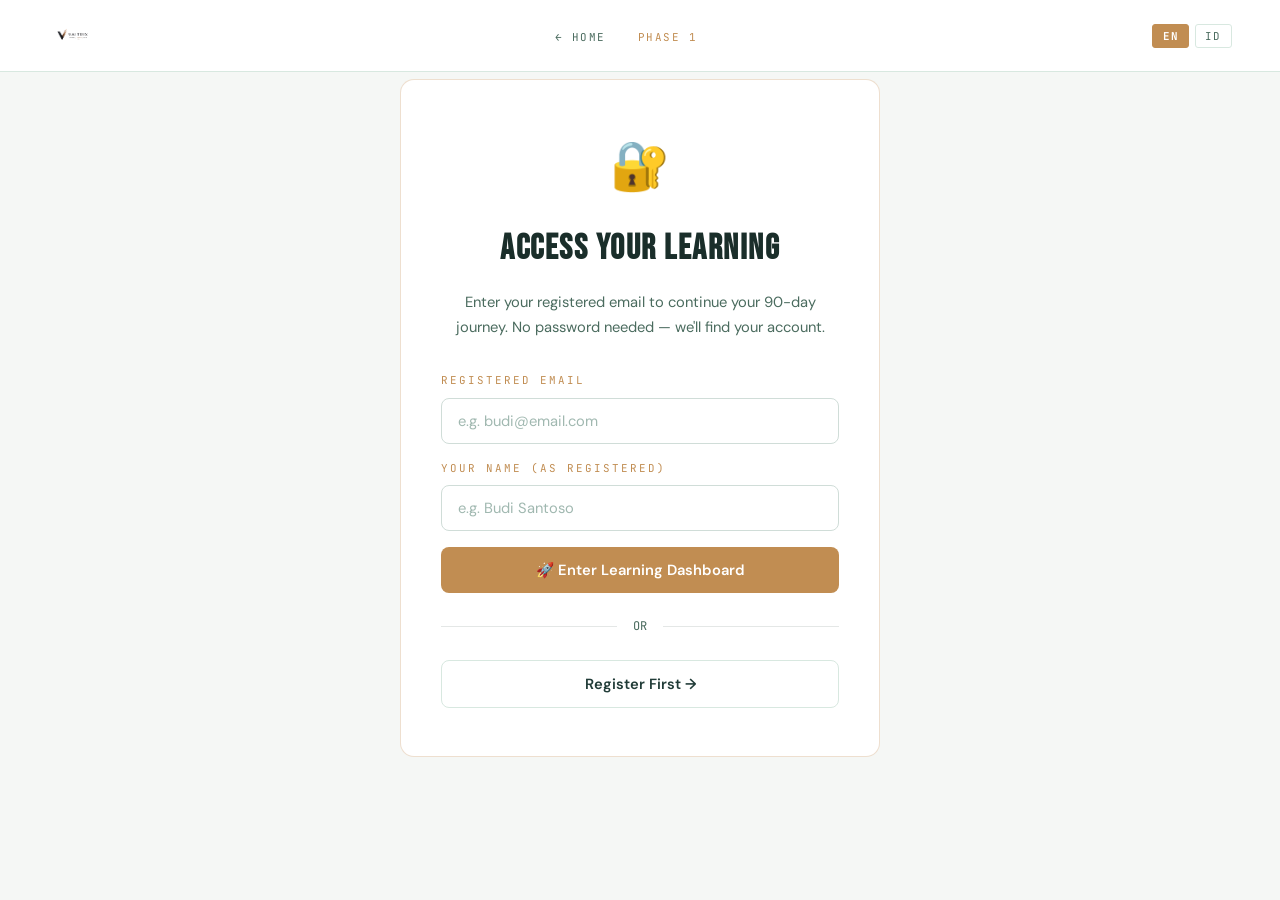
<file: learn.html>
<!DOCTYPE html>
<html lang="en">
<head>
  <meta charset="UTF-8">
  <meta name="viewport" content="width=device-width, initial-scale=1.0">
  <title>Valtrix — Learning Dashboard</title>
  <link rel="stylesheet" href="style.css">
  <style>
    /* ── LEARN-SPECIFIC STYLES ── */
    .learn-layout {
      display: grid;
      grid-template-columns: 280px 1fr;
      min-height: 100vh;
      padding-top: 64px;
    }

    /* ── SIDEBAR ── */
    .sidebar {
      background: #fff;
      border-right: 1px solid var(--border2);
      padding: 2rem 0;
      position: sticky;
      top: 64px;
      height: calc(100vh - 64px);
      overflow-y: auto;
      scrollbar-width: thin;
      scrollbar-color: var(--mid) transparent;
    }
    .sidebar-user {
      padding: 0 1.5rem 1.5rem;
      border-bottom: 1px solid var(--border2);
      margin-bottom: 1.2rem;
    }
    .user-greeting {
      font-size: .72rem;
      font-family: 'JetBrains Mono', monospace;
      letter-spacing: 1.5px;
      color: var(--muted);
      text-transform: uppercase;
      margin-bottom: .3rem;
    }
    .user-name {
      font-family: 'Bebas Neue', sans-serif;
      font-size: 1.4rem;
      letter-spacing: 1px;
      color: var(--cream);
    }
    .user-track-badge {
      display: inline-flex;
      align-items: center;
      gap: .4rem;
      margin-top: .5rem;
      padding: .25rem .7rem;
      border-radius: 20px;
      font-size: .72rem;
      font-family: 'JetBrains Mono', monospace;
      letter-spacing: 1px;
      text-transform: uppercase;
      border: 1px solid;
    }
    .badge-digital { background: rgba(193,141,82,.12); color: var(--gold);  border-color: var(--border); }
    .badge-green   { background: rgba(90,143,118,.12); color: var(--mid);   border-color: rgba(90,143,118,.3); }
    .badge-agro    { background: rgba(150,205,176,.12);color: var(--light); border-color: rgba(150,205,176,.3); }

    /* overall progress */
    .sidebar-progress {
      padding: 1rem 1.5rem;
      margin-bottom: .5rem;
    }
    .prog-label {
      display: flex;
      justify-content: space-between;
      font-size: .72rem;
      font-family: 'JetBrains Mono', monospace;
      letter-spacing: 1px;
      color: var(--muted);
      text-transform: uppercase;
      margin-bottom: .5rem;
    }
    .prog-bar-bg {
      height: 5px;
      background: var(--border2);
      border-radius: 3px;
      overflow: hidden;
    }
    .prog-bar-fill {
      height: 100%;
      background: linear-gradient(90deg, var(--gold), var(--light));
      border-radius: 3px;
      transition: width .6s ease;
    }

    /* phase nav */
    .phase-nav { display: flex; flex-direction: column; gap: .3rem; padding: 0 .8rem; }
    .phase-nav-item {
      display: flex;
      flex-direction: column;
      gap: .2rem;
      padding: .7rem 1rem;
      border-radius: var(--radius);
      cursor: pointer;
      transition: all var(--transition);
      border: 1px solid transparent;
      position: relative;
    }
    .phase-nav-item:hover { background: rgba(193,141,82,.06); border-color: var(--border2); }
    .phase-nav-item.active { background: rgba(193,141,82,.1); border-color: var(--border); }
    .phase-nav-item.locked { opacity: .45; cursor: not-allowed; }
    .phase-nav-label {
      font-family: 'JetBrains Mono', monospace;
      font-size: .62rem;
      letter-spacing: 1.5px;
      color: var(--gold);
      text-transform: uppercase;
    }
    .phase-nav-item.locked .phase-nav-label { color: var(--muted); }
    .phase-nav-title { font-weight: 600; font-size: .88rem; color: var(--cream); }
    .phase-nav-sub   { font-size: .75rem; color: var(--muted); }
    .phase-lock-icon {
      position: absolute;
      right: 1rem; top: 50%;
      transform: translateY(-50%);
      font-size: .85rem;
      opacity: .5;
    }

    /* module nav inside phase */
    .module-nav {
      display: flex;
      flex-direction: column;
      gap: .15rem;
      margin-top: .3rem;
      padding-left: .8rem;
    }
    .module-nav-item {
      display: flex;
      align-items: center;
      gap: .6rem;
      padding: .4rem .7rem;
      border-radius: 5px;
      cursor: pointer;
      font-size: .8rem;
      color: var(--muted);
      transition: all .2s;
    }
    .module-nav-item:hover { color: var(--cream); background: rgba(150,205,176,.06); }
    .module-nav-item.active { color: var(--gold); font-weight: 500; }
    .module-nav-item.done   { color: var(--mid); }
    .module-dot {
      width: 6px; height: 6px;
      border-radius: 50%;
      flex-shrink: 0;
    }
    .dot-active { background: var(--gold); }
    .dot-done   { background: var(--mid); }
    .dot-next   { background: var(--border2); }

    /* ── MAIN CONTENT ── */
    .learn-main {
      background: #f5f7f5;
      overflow-y: auto;
    }

    /* topbar inside main */
    .learn-topbar {
      padding: 1.5rem 2.5rem 0;
      display: flex;
      align-items: center;
      justify-content: space-between;
      gap: 1rem;
      flex-wrap: wrap;
    }
    .breadcrumb {
      font-family: 'JetBrains Mono', monospace;
      font-size: .68rem;
      letter-spacing: 1.5px;
      color: var(--muted);
      text-transform: uppercase;
      display: flex;
      align-items: center;
      gap: .5rem;
    }
    .breadcrumb span { color: var(--gold); }

    /* content area */
    .learn-content { padding: 2rem 2.5rem 4rem; }

    /* ── MODULE HEADER ── */
    .module-header { margin-bottom: 2rem; }
    .module-phase-tag {
      font-family: 'JetBrains Mono', monospace;
      font-size: .68rem;
      letter-spacing: 2px;
      color: var(--gold);
      text-transform: uppercase;
      display: flex;
      align-items: center;
      gap: .5rem;
      margin-bottom: .7rem;
    }
    .module-phase-tag::before {
      content: '';
      width: 16px; height: 2px;
      background: var(--gold);
      display: inline-block;
    }
    .module-title {
      font-family: 'Bebas Neue', sans-serif;
      font-size: clamp(1.8rem, 4vw, 3rem);
      letter-spacing: 1.5px;
      line-height: 1.05;
      margin-bottom: .8rem;
    }
    .module-meta {
      display: flex;
      gap: 1.5rem;
      flex-wrap: wrap;
    }
    .meta-item {
      display: flex;
      align-items: center;
      gap: .4rem;
      font-size: .78rem;
      color: var(--muted);
      font-family: 'JetBrains Mono', monospace;
    }

    /* ── VIDEO PLAYER ── */
    .video-container {
      background: #fff;
      border: 1px solid var(--border2);
      border-radius: var(--radius-lg);
      overflow: hidden;
      margin-bottom: 2rem;
      position: relative;
    }
    .video-wrapper {
      position: relative;
      padding-bottom: 56.25%;
      height: 0;
    }
    .video-wrapper iframe {
      position: absolute;
      top: 0; left: 0;
      width: 100%; height: 100%;
      border: none;
    }
    .video-placeholder {
      position: absolute;
      inset: 0;
      display: flex;
      flex-direction: column;
      align-items: center;
      justify-content: center;
      gap: 1rem;
      background: rgba(240,247,243,.6);
      cursor: pointer;
      transition: background .2s;
    }
    .video-placeholder:hover { background: rgba(240,247,243,.4); }
    .play-btn {
      width: 64px; height: 64px;
      border-radius: 50%;
      background: var(--gold);
      display: flex;
      align-items: center;
      justify-content: center;
      font-size: 1.5rem;
      transition: transform .2s, box-shadow .2s;
    }
    .video-placeholder:hover .play-btn {
      transform: scale(1.1);
      box-shadow: 0 8px 24px rgba(193,141,82,.5);
    }
    .video-placeholder-title {
      font-family: 'Bebas Neue', sans-serif;
      font-size: 1.2rem;
      letter-spacing: 1px;
      color: var(--cream);
    }
    .video-placeholder-sub { font-size: .8rem; color: var(--muted); }

    /* ── READING MATERIAL ── */
    .reading-card {
      background: #fff;
      border: 1px solid var(--border2);
      border-radius: var(--radius-lg);
      padding: 2rem;
      margin-bottom: 2rem;
      line-height: 1.8;
    }
    .reading-card h3 {
      font-family: 'Bebas Neue', sans-serif;
      font-size: 1.4rem;
      letter-spacing: 1px;
      color: var(--gold);
      margin-bottom: 1rem;
    }
    .reading-card p { font-size: .92rem; color: var(--muted); margin-bottom: 1rem; }
    .reading-card p:last-child { margin-bottom: 0; }
    .reading-card ul { padding-left: 1.2rem; display: flex; flex-direction: column; gap: .5rem; margin-bottom: 1rem; }
    .reading-card ul li { font-size: .9rem; color: var(--muted); line-height: 1.6; }
    .reading-card strong { color: var(--cream); font-weight: 600; }
    .reading-card .highlight-box {
      background: rgba(193,141,82,.08);
      border: 1px solid var(--border);
      border-left: 3px solid var(--gold);
      border-radius: 0 var(--radius) var(--radius) 0;
      padding: 1rem 1.2rem;
      margin: 1.2rem 0;
      font-size: .88rem;
      color: var(--cream);
    }

    /* ── CHECKLIST ── */
    .checklist-card {
      background: #fff;
      border: 1px solid var(--border2);
      border-radius: var(--radius-lg);
      padding: 2rem;
      margin-bottom: 2rem;
    }
    .checklist-header {
      display: flex;
      align-items: center;
      justify-content: space-between;
      margin-bottom: 1.3rem;
    }
    .checklist-header h3 {
      font-family: 'Bebas Neue', sans-serif;
      font-size: 1.3rem;
      letter-spacing: 1px;
    }
    .checklist-progress-text {
      font-family: 'JetBrains Mono', monospace;
      font-size: .68rem;
      letter-spacing: 1.5px;
      color: var(--gold);
      text-transform: uppercase;
    }
    .checklist-items { display: flex; flex-direction: column; gap: .7rem; }
    .checklist-item {
      display: flex;
      align-items: flex-start;
      gap: .9rem;
      padding: .9rem 1rem;
      background: rgba(240,247,243,.5);
      border: 1px solid var(--border2);
      border-radius: var(--radius);
      cursor: pointer;
      transition: all var(--transition);
      user-select: none;
    }
    .checklist-item:hover { border-color: rgba(193,141,82,.3); background: rgba(193,141,82,.04); }
    .checklist-item.checked { border-color: rgba(90,143,118,.3); background: rgba(90,143,118,.06); }
    .check-box {
      width: 20px; height: 20px;
      border: 2px solid var(--border2);
      border-radius: 4px;
      flex-shrink: 0;
      display: flex;
      align-items: center;
      justify-content: center;
      transition: all .2s;
      margin-top: 1px;
    }
    .checklist-item.checked .check-box {
      background: var(--mid);
      border-color: var(--mid);
    }
    .check-tick { color: var(--darkest); font-size: .75rem; font-weight: 700; opacity: 0; transition: opacity .2s; }
    .checklist-item.checked .check-tick { opacity: 1; }
    .check-text h4 { font-size: .88rem; font-weight: 600; margin-bottom: .2rem; transition: color .2s; }
    .checklist-item.checked .check-text h4 { color: var(--muted); text-decoration: line-through; }
    .check-text p  { font-size: .78rem; color: var(--muted); line-height: 1.5; }

    /* ── QUIZ ── */
    .quiz-card {
      background: #fff;
      border: 1px solid var(--border);
      border-radius: var(--radius-lg);
      padding: 2rem;
      margin-bottom: 2rem;
    }
    .quiz-card-header {
      display: flex;
      align-items: center;
      justify-content: space-between;
      margin-bottom: 1.5rem;
    }
    .quiz-card-header h3 {
      font-family: 'Bebas Neue', sans-serif;
      font-size: 1.3rem;
      letter-spacing: 1px;
      color: var(--cream);
    }
    .quiz-counter {
      font-family: 'JetBrains Mono', monospace;
      font-size: .68rem;
      letter-spacing: 1.5px;
      color: var(--gold);
      text-transform: uppercase;
    }
    .learn-quiz-options { display: flex; flex-direction: column; gap: .6rem; }
    .learn-quiz-opt {
      display: flex;
      align-items: center;
      gap: .8rem;
      padding: .85rem 1.1rem;
      background: rgba(240,247,243,.6);
      border: 1px solid var(--border2);
      border-radius: var(--radius);
      cursor: pointer;
      font-size: .88rem;
      color: var(--muted);
      transition: all .2s;
    }
    .learn-quiz-opt:hover:not(.locked-opt) { border-color: var(--gold); color: var(--cream); }
    .learn-quiz-opt.selected-opt { border-color: var(--gold); color: var(--cream); background: rgba(193,141,82,.08); }
    .learn-quiz-opt.correct-opt  { border-color: var(--mid);  color: var(--light); background: rgba(90,143,118,.1); }
    .learn-quiz-opt.wrong-opt    { border-color: #e05252;     color: #f0a0a0;      background: rgba(224,82,82,.06); }
    .learn-quiz-opt.locked-opt   { cursor: default; }
    .opt-letter {
      width: 24px; height: 24px;
      border-radius: 50%;
      border: 1px solid var(--border2);
      display: flex;
      align-items: center;
      justify-content: center;
      font-family: 'JetBrains Mono', monospace;
      font-size: .7rem;
      flex-shrink: 0;
      transition: all .2s;
    }
    .selected-opt .opt-letter { border-color: var(--gold); color: var(--gold); }
    .correct-opt  .opt-letter { border-color: var(--mid);  background: var(--mid);  color: var(--darkest); }
    .wrong-opt    .opt-letter { border-color: #e05252;     background: #e05252;     color: #fff; }
    .quiz-feedback {
      margin-top: 1rem;
      padding: .9rem 1.1rem;
      border-radius: var(--radius);
      font-size: .85rem;
      display: none;
    }
    .quiz-feedback.show { display: block; }
    .quiz-feedback.correct { background: rgba(90,143,118,.1); border: 1px solid rgba(90,143,118,.3); color: var(--light); }
    .quiz-feedback.wrong   { background: rgba(224,82,82,.08); border: 1px solid rgba(224,82,82,.2);  color: #f0a0a0; }
    .quiz-nav { display: flex; gap: .8rem; margin-top: 1.2rem; align-items: center; }
    .quiz-score-banner {
      text-align: center;
      padding: 2rem;
      display: none;
    }
    .quiz-score-banner.show { display: block; }
    .quiz-score-num {
      font-family: 'Bebas Neue', sans-serif;
      font-size: 4rem;
      letter-spacing: 1px;
      line-height: 1;
      margin-bottom: .5rem;
    }
    .quiz-score-pass { color: var(--light); }
    .quiz-score-fail { color: #e05252; }
    .unlock-banner {
      background: rgba(90,143,118,.1);
      border: 1px solid rgba(90,143,118,.3);
      border-radius: var(--radius-lg);
      padding: 1.5rem 2rem;
      display: flex;
      align-items: center;
      gap: 1.2rem;
      margin-top: 1.5rem;
    }
    .unlock-icon { font-size: 2rem; flex-shrink: 0; }
    .unlock-text h4 { font-weight: 600; font-size: .95rem; margin-bottom: .3rem; color: var(--light); }
    .unlock-text p  { font-size: .82rem; color: var(--muted); }

    /* ── NEXT MODULE CTA ── */
    .next-module-bar {
      display: flex;
      align-items: center;
      justify-content: space-between;
      padding: 1.2rem 1.5rem;
      background: #fff;
      border: 1px solid var(--border2);
      border-radius: var(--radius-lg);
      margin-top: 2rem;
      gap: 1rem;
      flex-wrap: wrap;
    }
    .next-module-info { display: flex; flex-direction: column; gap: .2rem; }
    .next-label {
      font-family: 'JetBrains Mono', monospace;
      font-size: .62rem;
      letter-spacing: 2px;
      color: var(--muted);
      text-transform: uppercase;
    }
    .next-title { font-weight: 600; font-size: .9rem; }

    /* ── LOGIN GATE ── */
    .login-gate {
      min-height: calc(100vh - 64px);
      display: flex;
      align-items: center;
      justify-content: center;
      padding: 2rem;
    }
    .login-gate-card {
      background: #fff;
      border: 1px solid var(--border);
      border-radius: var(--radius-lg);
      padding: 3rem 2.5rem;
      max-width: 480px;
      width: 100%;
      text-align: center;
    }
    .gate-icon { font-size: 3rem; margin-bottom: 1rem; }
    .gate-title {
      font-family: 'Bebas Neue', sans-serif;
      font-size: 2.2rem;
      letter-spacing: 1.5px;
      margin-bottom: .8rem;
    }
    .gate-sub { font-size: .92rem; color: var(--muted); line-height: 1.7; margin-bottom: 2rem; }
    .gate-form { display: flex; flex-direction: column; gap: 1rem; text-align: left; }
    .gate-divider {
      display: flex;
      align-items: center;
      gap: 1rem;
      margin: .5rem 0;
    }
    .gate-divider::before,
    .gate-divider::after {
      content: '';
      flex: 1;
      height: 1px;
      background: var(--border2);
    }
    .gate-divider span { font-size: .75rem; color: var(--muted); font-family: 'JetBrains Mono', monospace; }

    /* ── RESPONSIVE ── */
    @media (max-width: 768px) {
      .learn-layout { grid-template-columns: 1fr; }
      .sidebar {
        position: static;
        height: auto;
        border-right: none;
        border-bottom: 1px solid var(--border2);
      }
      .learn-content { padding: 1.5rem; }
      .learn-topbar  { padding: 1.2rem 1.5rem 0; }
    }
  </style>
</head>
<body class="en">

<!-- NAV (same style as main site) -->
<nav>
  <div class="nav-logo" onclick="window.location.href='index.html'"><img src="logo.PNG" alt="Valtrix" style="height:52px;object-fit:contain;vertical-align:middle;display:inline-block;"></div>
  <ul class="nav-links">
    <li><a href="index.html" data-nav-en="← Home" data-nav-id="← Beranda">← Home</a></li>
    <li><a href="#" id="nav-phase-label" style="color:var(--gold);">Phase 1</a></li>
  </ul>
  <div class="nav-right">
    <div class="lang-row">
      <button class="lang-btn active" data-lang="en" onclick="setLang('en')">EN</button>
      <button class="lang-btn"        data-lang="id" onclick="setLang('id')">ID</button>
    </div>
    <div id="nav-user-display" style="display:none;align-items:center;gap:.6rem;">
      <div style="width:30px;height:30px;border-radius:50%;background:var(--gold);display:flex;align-items:center;justify-content:center;font-size:.85rem;font-weight:700;color:var(--darkest);" id="nav-avatar">B</div>
      <span style="font-size:.82rem;color:var(--muted);" id="nav-username">Budi</span>
    </div>
    <button class="btn btn-sm btn-outline-gold" id="nav-logout" onclick="logout()" style="display:none;">
      <span class="en-text">Logout</span>
      <span class="id-text" style="display:none">Keluar</span>
    </button>
  </div>
</nav>

<!-- ════ LOGIN GATE (shown when not logged in) ════ -->
<div id="login-gate" class="login-gate" style="display:none;">
  <div class="login-gate-card">
    <div class="gate-icon">🔐</div>
    <h2 class="gate-title en-text">ACCESS YOUR LEARNING</h2>
    <h2 class="gate-title id-text" style="display:none">AKSES PEMBELAJARAN</h2>
    <p class="gate-sub en-text">Enter your registered email to continue your 90-day journey. No password needed — we'll find your account.</p>
    <p class="gate-sub id-text" style="display:none">Masukkan email yang sudah kamu daftarkan untuk melanjutkan perjalanan 90 harimu. Tidak perlu password.</p>

    <div class="gate-form">
      <div class="form-group">
        <label class="form-label en-text">Registered Email</label>
        <label class="form-label id-text" style="display:none">Email Terdaftar</label>
        <input id="gate-email" class="form-input" type="email" placeholder="e.g. budi@email.com" onkeydown="if(event.key==='Enter')gateLogin()">
      </div>
      <div class="form-group">
        <label class="form-label en-text">Your Name (as registered)</label>
        <label class="form-label id-text" style="display:none">Nama Kamu (sesuai pendaftaran)</label>
        <input id="gate-name" class="form-input" type="text" placeholder="e.g. Budi Santoso" onkeydown="if(event.key==='Enter')gateLogin()">
      </div>
      <button class="btn btn-primary btn-full" onclick="gateLogin()">
        <span class="en-text">🚀 Enter Learning Dashboard</span>
        <span class="id-text" style="display:none">🚀 Masuk Dashboard Belajar</span>
      </button>

      <div class="gate-divider"><span>OR</span></div>

      <button class="btn btn-secondary btn-full" onclick="window.location.href='index.html'">
        <span class="en-text">Register First →</span>
        <span class="id-text" style="display:none">Daftar Dulu →</span>
      </button>
    </div>
  </div>
</div>

<!-- ════ LEARN LAYOUT (shown when logged in) ════ -->
<div id="learn-app" class="learn-layout" style="display:none;">

  <!-- SIDEBAR -->
  <aside class="sidebar">
    <div class="sidebar-user">
      <div class="user-greeting en-text">Welcome back</div>
      <div class="user-greeting id-text" style="display:none">Selamat datang kembali</div>
      <div class="user-name" id="sidebar-username">Budi Santoso</div>
      <div id="sidebar-track-badge" class="user-track-badge badge-digital">💻 Digital Services</div>
    </div>

    <div class="sidebar-progress">
      <div class="prog-label">
        <span class="en-text">Overall Progress</span>
        <span class="id-text" style="display:none">Progres Keseluruhan</span>
        <span id="overall-pct">0%</span>
      </div>
      <div class="prog-bar-bg">
        <div class="prog-bar-fill" id="overall-bar" style="width:0%"></div>
      </div>
    </div>

    <div class="phase-nav" id="phase-nav"></div>
  </aside>

  <!-- MAIN -->
  <main class="learn-main">
    <div class="learn-topbar">
      <div class="breadcrumb" id="breadcrumb">
        <span class="en-text">Phase</span>
        <span class="id-text" style="display:none">Fase</span>
        › <span id="bc-phase">1</span> ›
        <span id="bc-module" style="color:var(--text);">Module 1</span>
      </div>
      <div style="display:flex;gap:.5rem;align-items:center;">
        <span id="module-completion-badge" style="display:none;font-family:'JetBrains Mono',monospace;font-size:.65rem;letter-spacing:1.5px;padding:.25rem .7rem;border-radius:3px;background:rgba(90,143,118,.15);color:var(--mid);border:1px solid rgba(90,143,118,.3);text-transform:uppercase;">✓ Completed</span>
      </div>
    </div>

    <div class="learn-content" id="learn-content">
      <!-- content rendered by JS -->
    </div>
  </main>
</div>

<!-- TOAST -->
<div class="toast-container" id="toast-container"></div>

<script src="script.js"></script>
<script>
'use strict';

// ─── CURRICULUM DATA ───────────────────────────────────────────
const CURRICULUM = {
  en: [
    {
      phase: 1,
      label: 'Phase 1 · Week 1–4',
      title: 'Micro-Credential Training',
      sub: '4 modules · 40 hours',
      modules: [
        {
          id: 'p1m1',
          title: 'Understanding the Digital Economy',
          duration: '45 min',
          type: 'video+reading+checklist+quiz',
          videoId: 'dQw4w9WgXcQ', // placeholder YouTube ID
          videoTitle: 'The Digital Economy & Your Opportunity',
          reading: {
            title: 'Why the Digital Economy is Your Gateway',
            content: `
              <p>The digital economy refers to economic activities that are enabled by digital technologies. In Indonesia, this sector is growing at <strong>40% annually</strong> — meaning new jobs are being created faster than they can be filled.</p>
              <div class="highlight-box">💡 Key Insight: While 79,302 workers lost manufacturing jobs in 2025, digital platforms created over 2 million new freelance opportunities — yet fewer than 8% of laid-off workers transitioned into them.</div>
              <p>The three most accessible entry points for workers transitioning from manufacturing or traditional sectors are:</p>
              <ul>
                <li><strong>Social Media Management</strong> — Every Indonesian business needs someone to manage their online presence</li>
                <li><strong>Content Creation</strong> — Video, photo, and written content for e-commerce platforms</li>
                <li><strong>Digital Advertising</strong> — Running ads on Google, Meta, TikTok for small businesses</li>
              </ul>
              <p>The good news: none of these require a degree. They require <strong>90 days of focused training</strong> and practical experience — exactly what Valtrix provides.</p>
            `
          },
          checklist: {
            title: 'Module 1 Tasks',
            items: [
              { id: 'p1m1t1', title: 'Watch the intro video', desc: 'Complete the full 45-minute video above' },
              { id: 'p1m1t2', title: 'Read the material', desc: 'Read "Why the Digital Economy is Your Gateway" fully' },
              { id: 'p1m1t3', title: 'Take notes on 3 key insights', desc: 'Write down your 3 biggest takeaways from this module' },
              { id: 'p1m1t4', title: 'Join the cohort WhatsApp group', desc: 'Click the link sent to your registered email' },
            ]
          },
          quiz: {
            title: 'Module 1 Quiz',
            passMark: 3,
            questions: [
              {
                q: 'How fast is Indonesia\'s digital economy growing annually?',
                opts: ['10%', '25%', '40%', '60%'],
                correct: 2,
                explanation: 'Indonesia\'s digital economy grows at ~40% annually, creating massive new employment opportunities.'
              },
              {
                q: 'Which of the following is the most accessible entry point for laid-off manufacturing workers?',
                opts: ['Machine Learning Engineering', 'Social Media Management', 'Blockchain Development', 'Cloud Architecture'],
                correct: 1,
                explanation: 'Social Media Management requires no degree, uses familiar tools (phones & apps), and has immediate demand from Indonesian SMEs.'
              },
              {
                q: 'What percentage of laid-off workers transitioned into digital platform jobs in 2025?',
                opts: ['8%', '25%', '45%', '60%'],
                correct: 0,
                explanation: 'Only 8% made the transition — which is why Valtrix exists to close this gap.'
              },
              {
                q: 'How long does Valtrix\'s program take to place workers into new roles?',
                opts: ['30 days', '60 days', '90 days', '180 days'],
                correct: 2,
                explanation: '90 days: 4 weeks training → 4 weeks live project → 4 weeks placement.'
              },
            ]
          }
        },
        {
          id: 'p1m2',
          title: 'AI Tools for Non-Tech Workers',
          duration: '50 min',
          type: 'video+reading+checklist+quiz',
          videoId: 'dQw4w9WgXcQ',
          videoTitle: 'Using AI Tools Without a Tech Background',
          reading: {
            title: 'Your AI Toolkit — No Coding Required',
            content: `
              <p>The rise of AI tools has democratized digital work. Tools that previously required programming knowledge can now be operated by anyone with a smartphone.</p>
              <div class="highlight-box">🔧 Your Essential AI Toolkit: ChatGPT (writing), Canva AI (design), CapCut AI (video editing), Google Bard (research), Meta AI (social media)</div>
              <p>As a <strong>Chatbot Trainer</strong> — one of the fastest-growing roles in Indonesia — your job is to teach AI systems how to respond to Indonesian customers. This does not require coding. It requires:</p>
              <ul>
                <li>Understanding of common customer questions in your industry</li>
                <li>Ability to write clear, natural Indonesian language</li>
                <li>Basic ability to test and evaluate AI responses</li>
              </ul>
              <p>Companies pay <strong>Rp5–10M/month</strong> for good Chatbot Trainers because they reduce customer service costs by 60-80%.</p>
            `
          },
          checklist: {
            title: 'Module 2 Tasks',
            items: [
              { id: 'p1m2t1', title: 'Create a free ChatGPT account', desc: 'Go to chat.openai.com and register with your email' },
              { id: 'p1m2t2', title: 'Complete the AI Tools video', desc: 'Watch the full 50-minute video' },
              { id: 'p1m2t3', title: 'Practice Prompt #1', desc: 'Write a customer service response for an online shop using ChatGPT' },
              { id: 'p1m2t4', title: 'Create a free Canva account', desc: 'Go to canva.com and make your first design' },
            ]
          },
          quiz: {
            title: 'Module 2 Quiz',
            passMark: 3,
            questions: [
              {
                q: 'What does a Chatbot Trainer primarily do?',
                opts: ['Write computer code for AI systems', 'Teach AI how to respond to customer questions', 'Build websites from scratch', 'Manage social media accounts'],
                correct: 1,
                explanation: 'A Chatbot Trainer teaches AI systems to respond correctly to customers — no coding required.'
              },
              {
                q: 'By how much can good Chatbot Trainers reduce company customer service costs?',
                opts: ['10-20%', '30-40%', '60-80%', '90-100%'],
                correct: 2,
                explanation: 'Well-trained chatbots can handle 60-80% of routine inquiries, dramatically reducing costs.'
              },
              {
                q: 'Which AI tool is best for creating social media graphics quickly?',
                opts: ['ChatGPT', 'Canva AI', 'Google Bard', 'CapCut'],
                correct: 1,
                explanation: 'Canva AI specializes in design and graphics, making it ideal for social media content creation.'
              },
              {
                q: 'What is the typical monthly salary for a skilled Chatbot Trainer in Indonesia?',
                opts: ['Rp1–2M', 'Rp3–4M', 'Rp5–10M', 'Rp20–30M'],
                correct: 2,
                explanation: 'Skilled Chatbot Trainers earn Rp5–10M/month, well above the manufacturing sector average.'
              },
            ]
          }
        },
        {
          id: 'p1m3',
          title: 'Social Media Fundamentals',
          duration: '55 min',
          type: 'video+reading+checklist+quiz',
          videoId: 'dQw4w9WgXcQ',
          videoTitle: 'Social Media for Business — Indonesian Market',
          reading: {
            title: 'The Indonesian Social Media Landscape',
            content: `
              <p>Indonesia has <strong>191 million active social media users</strong> — the 4th largest in the world. Every business needs help reaching them. This is your opportunity.</p>
              <div class="highlight-box">📊 Platform Priority for Indonesian SMEs: Instagram (78%), TikTok (65%), Facebook (58%), YouTube (45%). Start with Instagram and TikTok.</div>
              <p>As a <strong>Social Media Manager</strong>, your core responsibilities are:</p>
              <ul>
                <li>Creating and scheduling content (3-5 posts per week per client)</li>
                <li>Responding to comments and messages (community management)</li>
                <li>Running basic paid promotions (boosted posts)</li>
                <li>Reporting monthly performance metrics to clients</li>
              </ul>
              <p>Most Social Media Managers handle <strong>3-5 clients simultaneously</strong>, earning Rp2-3M per client per month = <strong>total Rp7-15M/month</strong>.</p>
            `
          },
          checklist: {
            title: 'Module 3 Tasks',
            items: [
              { id: 'p1m3t1', title: 'Complete Social Media video', desc: 'Watch the full 55-minute session' },
              { id: 'p1m3t2', title: 'Audit one local business Instagram', desc: 'Find a local business and analyze their last 10 posts' },
              { id: 'p1m3t3', title: 'Create a content calendar template', desc: 'Design a simple 1-week content calendar in Canva' },
              { id: 'p1m3t4', title: 'Write 3 sample captions', desc: 'Write Instagram captions for a bakery, a clothing store, and a food stall' },
            ]
          },
          quiz: {
            title: 'Module 3 Quiz',
            passMark: 3,
            questions: [
              { q: 'How many active social media users does Indonesia have?', opts: ['50 million', '100 million', '191 million', '300 million'], correct: 2, explanation: 'Indonesia has 191 million active social media users — the 4th largest globally.' },
              { q: 'Which two platforms should you prioritize for Indonesian SMEs?', opts: ['Facebook & Twitter', 'Instagram & TikTok', 'LinkedIn & YouTube', 'Snapchat & Pinterest'], correct: 1, explanation: 'Instagram and TikTok have the highest engagement rates for Indonesian SMEs.' },
              { q: 'How many clients can a Social Media Manager typically handle?', opts: ['1–2', '3–5', '8–10', '15–20'], correct: 1, explanation: '3–5 clients is the typical workload, balancing quality and income.' },
              { q: 'What is the earning potential managing 5 clients at Rp3M each?', opts: ['Rp5M', '10M', 'Rp15M', 'Rp20M'], correct: 2, explanation: '5 clients × Rp3M = Rp15M/month — well above the manufacturing average.' },
            ]
          }
        },
        {
          id: 'p1m4',
          title: 'Micro-Credential Assessment',
          duration: '30 min',
          type: 'checklist+quiz',
          reading: null,
          videoId: null,
          checklist: {
            title: 'Final Phase 1 Checklist',
            items: [
              { id: 'p1m4t1', title: 'Complete all 3 previous modules', desc: 'Modules 1, 2, and 3 must be 100% finished' },
              { id: 'p1m4t2', title: 'Submit your practice portfolio', desc: 'Email 3 sample works to mentor@valtrix.id' },
              { id: 'p1m4t3', title: 'Attend live Q&A session', desc: 'Join the Wednesday 7PM Zoom session with your cohort' },
            ]
          },
          quiz: {
            title: '🏆 Phase 1 Final Assessment — Unlock Phase 2',
            passMark: 4,
            isFinal: true,
            questions: [
              { q: 'The digital economy in Indonesia grows at what annual rate?', opts: ['10%', '25%', '40%', '55%'], correct: 2, explanation: '40% annual growth creates massive opportunities for reskilled workers.' },
              { q: 'A Chatbot Trainer\'s primary skill requirement is:', opts: ['Computer programming', 'Clear communication & language', 'Data science', 'Graphic design'], correct: 1, explanation: 'Chatbot training is about language and customer understanding — no coding needed.' },
              { q: 'To earn Rp15M/month as a Social Media Manager, you need approximately:', opts: ['1 client', '3 clients', '5 clients', '10 clients'], correct: 2, explanation: '5 clients × Rp3M = Rp15M/month is the standard formula.' },
              { q: 'Which platform combination is most important for Indonesian SME marketing?', opts: ['Facebook & Twitter', 'Instagram & TikTok', 'LinkedIn & Pinterest', 'YouTube & Snapchat'], correct: 1, explanation: 'Instagram and TikTok dominate Indonesian SME digital marketing.' },
              { q: 'Valtrix\'s Phase 2 involves:', opts: ['More classroom training', 'A live industry project with revenue share', 'Job interview preparation only', 'Self-study at home'], correct: 1, explanation: 'Phase 2 is a real project with a partner company — earning 30% revenue share.' },
            ]
          }
        }
      ]
    },
    {
      phase: 2,
      label: 'Phase 2 · Week 5–8',
      title: 'Industry Live Project',
      sub: '3 modules · Live work',
      locked: true,
      unlockCondition: 'Pass Phase 1 Final Assessment (80%)',
      modules: [
        { id: 'p2m1', title: 'Getting Matched to Your Employer', duration: '20 min', type: 'reading+checklist', locked: true },
        { id: 'p2m2', title: 'Your First Live Project Brief', duration: '30 min', type: 'reading+checklist', locked: true },
        { id: 'p2m3', title: 'Revenue Share & Performance Review', duration: '25 min', type: 'reading+checklist', locked: true },
      ]
    },
    {
      phase: 3,
      label: 'Phase 3 · Week 9–12',
      title: 'Contract Placement',
      sub: '2 modules · Placement',
      locked: true,
      unlockCondition: 'Complete Phase 2 Live Project',
      modules: [
        { id: 'p3m1', title: 'Contract Signing & Onboarding', duration: '20 min', type: 'reading+checklist', locked: true },
        { id: 'p3m2', title: 'Career Growth Beyond 6 Months', duration: '30 min', type: 'reading', locked: true },
      ]
    }
  ],
  id: [] // ID curriculum mirrors EN, translated dynamically where needed
};

// ─── APP STATE ─────────────────────────────────────────────────
const LEARN = {
  user: null,
  currentPhase: 0,
  currentModule: 0,
  progress: JSON.parse(localStorage.getItem('valtrix_progress') || '{}'),
  quizState: { current: 0, answered: null, score: 0, finished: false },
};

// ─── SAVE PROGRESS ─────────────────────────────────────────────
function saveProgress() {
  localStorage.setItem('valtrix_progress', JSON.stringify(LEARN.progress));
  updateOverallProgress();
}

// ─── LOGIN GATE ─────────────────────────────────────────────────
function gateLogin() {
  const email = document.getElementById('gate-email').value.trim();
  const name  = document.getElementById('gate-name').value.trim();

  if (!email || !name) {
    showToast(APP.lang === 'en' ? 'Please enter your email and name.' : 'Masukkan email dan nama kamu.', 'error');
    return;
  }
  if (!/^[^\s@]+@[^\s@]+\.[^\s@]+$/.test(email)) {
    showToast(APP.lang === 'en' ? 'Please enter a valid email.' : 'Masukkan email yang valid.', 'error');
    return;
  }

  // Simulate login — in production this would verify against database
  const storedUser = JSON.parse(localStorage.getItem('valtrix_user') || 'null');

  // Accept any name/email for demo; in prod would verify
  const track = storedUser?.track || 'digital';
  LEARN.user = { name, email, track };
  localStorage.setItem('valtrix_user', JSON.stringify(LEARN.user));

  initLearnApp();
}

function logout() {
  LEARN.user = null;
  document.getElementById('learn-app').style.display = 'none';
  document.getElementById('login-gate').style.display = 'flex';
  document.getElementById('nav-user-display').style.display = 'none';
  document.getElementById('nav-logout').style.display = 'none';
}

// ─── INIT LEARN APP ────────────────────────────────────────────
function initLearnApp() {
  document.getElementById('login-gate').style.display = 'none';
  document.getElementById('learn-app').style.display = 'grid';

  // nav user display
  const navUserEl = document.getElementById('nav-user-display');
  const navAvatarEl = document.getElementById('nav-avatar');
  const navUsernameEl = document.getElementById('nav-username');
  navUserEl.style.display = 'flex';
  navAvatarEl.textContent = LEARN.user.name.charAt(0).toUpperCase();
  navUsernameEl.textContent = LEARN.user.name.split(' ')[0];
  document.getElementById('nav-logout').style.display = 'flex';

  // sidebar
  document.getElementById('sidebar-username').textContent = LEARN.user.name;
  const trackBadge = document.getElementById('sidebar-track-badge');
  const trackData = {
    digital: { cls: 'badge-digital', label: '💻 Digital Services' },
    green:   { cls: 'badge-green',   label: '🌱 Green Economy' },
    agro:    { cls: 'badge-agro',    label: '🌾 Agro-Industry 4.0' },
  };
  const td = trackData[LEARN.user.track] || trackData.digital;
  trackBadge.className = `user-track-badge ${td.cls}`;
  trackBadge.textContent = td.label;

  renderSidebar();
  renderModule(0, 0);
  updateOverallProgress();
}

// ─── SIDEBAR ───────────────────────────────────────────────────
function renderSidebar() {
  const nav = document.getElementById('phase-nav');
  nav.innerHTML = '';
  const curriculum = CURRICULUM.en;

  curriculum.forEach((phase, pi) => {
    // phase header
    const phaseEl = document.createElement('div');
    phaseEl.className = `phase-nav-item ${pi === LEARN.currentPhase ? 'active' : ''} ${phase.locked && !isPhaseUnlocked(pi) ? 'locked' : ''}`;
    const isLocked = phase.locked && !isPhaseUnlocked(pi);
    phaseEl.innerHTML = `
      <div class="phase-nav-label">${phase.label}</div>
      <div class="phase-nav-title">${phase.title}</div>
      <div class="phase-nav-sub">${phase.sub}</div>
      ${isLocked ? '<span class="phase-lock-icon">🔒</span>' : ''}
    `;
    if (!isLocked) {
      phaseEl.addEventListener('click', () => {
        LEARN.currentPhase = pi;
        LEARN.currentModule = 0;
        renderSidebar();
        renderModule(pi, 0);
      });
    } else {
      phaseEl.title = phase.unlockCondition || 'Complete previous phase to unlock';
    }
    nav.appendChild(phaseEl);

    // module list (only show for current phase)
    if (pi === LEARN.currentPhase && !isLocked) {
      const moduleList = document.createElement('div');
      moduleList.className = 'module-nav';
      phase.modules.forEach((mod, mi) => {
        const isDone   = LEARN.progress[mod.id]?.completed;
        const isActive = mi === LEARN.currentModule;
        const item = document.createElement('div');
        item.className = `module-nav-item ${isActive ? 'active' : ''} ${isDone ? 'done' : ''}`;
        item.innerHTML = `
          <span class="module-dot ${isActive ? 'dot-active' : isDone ? 'dot-done' : 'dot-next'}"></span>
          <span>${mod.title}</span>
        `;
        item.addEventListener('click', () => {
          LEARN.currentModule = mi;
          renderSidebar();
          renderModule(pi, mi);
        });
        moduleList.appendChild(item);
      });
      nav.appendChild(moduleList);
    }
  });
}

// ─── PHASE UNLOCK LOGIC ────────────────────────────────────────
function isPhaseUnlocked(phaseIdx) {
  if (phaseIdx === 0) return true;
  // Phase 2 unlocked if Phase 1 final quiz passed
  if (phaseIdx === 1) return !!LEARN.progress['p1m4_quiz_passed'];
  // Phase 3 unlocked if Phase 2 all modules done
  if (phaseIdx === 2) return !!LEARN.progress['p2_completed'];
  return false;
}

// ─── OVERALL PROGRESS ──────────────────────────────────────────
function updateOverallProgress() {
  const totalModules = CURRICULUM.en.reduce((sum, p) => sum + p.modules.length, 0);
  const doneModules  = Object.values(LEARN.progress).filter(v => v?.completed).length;
  const pct = Math.round((doneModules / totalModules) * 100);
  document.getElementById('overall-pct').textContent = pct + '%';
  document.getElementById('overall-bar').style.width = pct + '%';
}

// ─── RENDER MODULE ─────────────────────────────────────────────
function renderModule(phaseIdx, moduleIdx) {
  const phase  = CURRICULUM.en[phaseIdx];
  const mod    = phase.modules[moduleIdx];
  const prog   = LEARN.progress[mod.id] || {};

  LEARN.currentPhase  = phaseIdx;
  LEARN.currentModule = moduleIdx;

  // breadcrumb & nav
  document.getElementById('bc-phase').textContent  = phaseIdx + 1;
  document.getElementById('bc-module').textContent = mod.title;
  document.getElementById('nav-phase-label').textContent = `Phase ${phaseIdx + 1}`;

  // completion badge
  const badge = document.getElementById('module-completion-badge');
  badge.style.display = prog.completed ? 'inline-flex' : 'none';

  const content = document.getElementById('learn-content');
  let html = '';

  // ── MODULE HEADER ──
  html += `
    <div class="module-header">
      <div class="module-phase-tag">${phase.label} · Module ${moduleIdx + 1}</div>
      <h1 class="module-title">${mod.title}</h1>
      <div class="module-meta">
        ${mod.duration ? `<span class="meta-item">⏱ ${mod.duration}</span>` : ''}
        <span class="meta-item">📚 ${formatType(mod.type)}</span>
        ${prog.completed ? '<span class="meta-item" style="color:var(--mid);">✓ Completed</span>' : ''}
      </div>
    </div>
  `;

  // ── VIDEO ──
  if (mod.videoId) {
    html += `
      <div class="video-container">
        <div class="video-wrapper" id="video-wrapper-${mod.id}">
          <div class="video-placeholder" onclick="loadVideo('${mod.videoId}', '${mod.id}')">
            <div class="play-btn">▶</div>
            <div class="video-placeholder-title">${mod.videoTitle || mod.title}</div>
            <div class="video-placeholder-sub">Click to play · ${mod.duration}</div>
          </div>
        </div>
      </div>
    `;
  }

  // ── READING ──
  if (mod.reading) {
    html += `
      <div class="reading-card">
        <h3>📖 ${mod.reading.title}</h3>
        ${mod.reading.content}
      </div>
    `;
  }

  // ── CHECKLIST ──
  if (mod.checklist) {
    const totalTasks = mod.checklist.items.length;
    const doneTasks  = mod.checklist.items.filter(t => LEARN.progress[t.id]).length;
    html += `
      <div class="checklist-card">
        <div class="checklist-header">
          <h3>✅ ${mod.checklist.title}</h3>
          <span class="checklist-progress-text" id="cl-progress-${mod.id}">${doneTasks}/${totalTasks} done</span>
        </div>
        <div class="checklist-items">
          ${mod.checklist.items.map(task => `
            <div class="checklist-item ${LEARN.progress[task.id] ? 'checked' : ''}"
                 onclick="toggleTask('${task.id}', '${mod.id}', ${totalTasks})"
                 id="task-${task.id}">
              <div class="check-box">
                <span class="check-tick">✓</span>
              </div>
              <div class="check-text">
                <h4>${task.title}</h4>
                <p>${task.desc}</p>
              </div>
            </div>
          `).join('')}
        </div>
      </div>
    `;
  }

  // ── QUIZ ──
  if (mod.quiz) {
    html += renderQuizHTML(mod, prog);
  }

  // ── NEXT MODULE ──
  const nextMod = getNextModule(phaseIdx, moduleIdx);
  if (nextMod) {
    html += `
      <div class="next-module-bar">
        <div class="next-module-info">
          <span class="next-label">Up Next</span>
          <span class="next-title">${nextMod.title}</span>
        </div>
        <button class="btn btn-primary btn-sm" onclick="renderModule(${nextMod.phaseIdx},${nextMod.moduleIdx})">
          Next Module →
        </button>
      </div>
    `;
  }

  content.innerHTML = html;
  content.scrollTop = 0;

  // re-init quiz events
  if (mod.quiz) initQuizEvents(mod);
  renderSidebar();
}

function formatType(type) {
  if (!type) return '';
  const map = { video:'Video', reading:'Reading', checklist:'Tasks', quiz:'Quiz' };
  return type.split('+').map(t => map[t] || t).join(' · ');
}

function getNextModule(pi, mi) {
  const phase = CURRICULUM.en[pi];
  if (mi < phase.modules.length - 1) return { phaseIdx: pi, moduleIdx: mi + 1, title: phase.modules[mi+1].title };
  if (pi < CURRICULUM.en.length - 1 && isPhaseUnlocked(pi + 1)) {
    return { phaseIdx: pi + 1, moduleIdx: 0, title: CURRICULUM.en[pi+1].modules[0].title };
  }
  return null;
}

// ─── VIDEO LOAD ────────────────────────────────────────────────
function loadVideo(videoId, modId) {
  const wrapper = document.getElementById(`video-wrapper-${modId}`);
  if (!wrapper) return;
  wrapper.innerHTML = `<iframe src="https://www.youtube.com/embed/${videoId}?autoplay=1&rel=0" allowfullscreen allow="autoplay; encrypted-media"></iframe>`;
  // mark video as watched in progress
  if (!LEARN.progress[modId]) LEARN.progress[modId] = {};
  LEARN.progress[modId].videoWatched = true;
  saveProgress();
}

// ─── CHECKLIST TOGGLE ─────────────────────────────────────────
function toggleTask(taskId, modId, totalTasks) {
  LEARN.progress[taskId] = !LEARN.progress[taskId];
  const el = document.getElementById(`task-${taskId}`);
  if (el) el.classList.toggle('checked', !!LEARN.progress[taskId]);

  // update counter
  const mod = findModById(modId);
  if (mod?.checklist) {
    const done = mod.checklist.items.filter(t => LEARN.progress[t.id]).length;
    const counter = document.getElementById(`cl-progress-${modId}`);
    if (counter) counter.textContent = `${done}/${totalTasks} done`;
  }
  saveProgress();
}

// ─── QUIZ RENDERER ────────────────────────────────────────────
function renderQuizHTML(mod, prog) {
  const q = mod.quiz;
  const passed = LEARN.progress[mod.id + '_quiz_passed'];

  if (passed) {
    return `
      <div class="quiz-card">
        <div class="quiz-score-banner show">
          <div class="quiz-score-num quiz-score-pass">✓ PASSED</div>
          <p style="color:var(--muted);font-size:.88rem;">You already passed this quiz. ${q.isFinal ? 'Phase 2 is unlocked!' : 'Keep going!'}</p>
          ${q.isFinal ? `<div class="unlock-banner"><span class="unlock-icon">🔓</span><div class="unlock-text"><h4>Phase 2 Unlocked!</h4><p>You can now access Industry Live Project modules.</p></div></div>` : ''}
        </div>
      </div>
    `;
  }

  return `
    <div class="quiz-card" id="quiz-card-${mod.id}">
      <div class="quiz-card-header">
        <h3>${q.title}</h3>
        <span class="quiz-counter" id="qcounter-${mod.id}">1 / ${q.questions.length}</span>
      </div>
      <div id="quiz-body-${mod.id}">
        ${renderQuizQuestion(mod, 0)}
      </div>
    </div>
  `;
}

function renderQuizQuestion(mod, qIdx) {
  const q = mod.quiz.questions[qIdx];
  return `
    <div class="quiz-progress-bar" style="margin-bottom:1rem;">
      <div class="quiz-progress-fill" style="width:${((qIdx)/mod.quiz.questions.length)*100}%"></div>
    </div>
    <div class="quiz-question" style="margin-bottom:1.2rem;font-size:.95rem;font-weight:500;line-height:1.55;">${q.q}</div>
    <div class="learn-quiz-options" id="qopts-${mod.id}">
      ${q.opts.map((opt,i) => `
        <div class="learn-quiz-opt" id="qopt-${mod.id}-${i}" onclick="selectQuizOpt('${mod.id}',${qIdx},${i})">
          <span class="opt-letter">${String.fromCharCode(65+i)}</span>
          <span>${opt}</span>
        </div>
      `).join('')}
    </div>
    <div class="quiz-feedback" id="qfeedback-${mod.id}"></div>
    <div class="quiz-nav" id="qnav-${mod.id}">
      <button class="btn btn-primary btn-sm" id="qbtn-${mod.id}" onclick="confirmQuizAnswer('${mod.id}',${qIdx})" style="display:none;">
        Confirm Answer
      </button>
    </div>
  `;
}

let quizCurrentAnswer = {};

function selectQuizOpt(modId, qIdx, optIdx) {
  // deselect all
  const mod = findModById(modId);
  if (!mod) return;
  const n = mod.quiz.questions[qIdx].opts.length;
  for (let i = 0; i < n; i++) {
    const el = document.getElementById(`qopt-${modId}-${i}`);
    if (el) el.classList.remove('selected-opt');
  }
  // select chosen
  const el = document.getElementById(`qopt-${modId}-${optIdx}`);
  if (el) el.classList.add('selected-opt');
  quizCurrentAnswer[modId] = optIdx;

  // show confirm button
  const btn = document.getElementById(`qbtn-${modId}`);
  if (btn) { btn.style.display = 'flex'; btn.textContent = 'Confirm Answer'; }
}

function confirmQuizAnswer(modId, qIdx) {
  const mod = findModById(modId);
  if (!mod) return;
  const chosen  = quizCurrentAnswer[modId];
  if (chosen === undefined) return;

  const correct = mod.quiz.questions[qIdx].correct;
  const explanation = mod.quiz.questions[qIdx].explanation;
  const isCorrect = chosen === correct;

  if (!LEARN.progress[modId + '_quiz']) LEARN.progress[modId + '_quiz'] = { score: 0, total: 0 };
  LEARN.progress[modId + '_quiz'].total++;
  if (isCorrect) LEARN.progress[modId + '_quiz'].score++;

  // color options
  for (let i = 0; i < mod.quiz.questions[qIdx].opts.length; i++) {
    const el = document.getElementById(`qopt-${modId}-${i}`);
    if (!el) continue;
    el.classList.remove('selected-opt');
    el.classList.add('locked-opt');
    if (i === correct) el.classList.add('correct-opt');
    else if (i === chosen && !isCorrect) el.classList.add('wrong-opt');
  }

  // feedback
  const fb = document.getElementById(`qfeedback-${modId}`);
  if (fb) {
    fb.className = `quiz-feedback show ${isCorrect ? 'correct' : 'wrong'}`;
    fb.innerHTML = `${isCorrect ? '✅ Correct!' : '❌ Incorrect.'} ${explanation}`;
  }

  // button → next or finish
  const btn = document.getElementById(`qbtn-${modId}`);
  const isLast = qIdx >= mod.quiz.questions.length - 1;
  if (btn) {
    btn.textContent = isLast ? 'See Results' : 'Next Question →';
    btn.onclick = isLast
      ? () => finishQuiz(modId)
      : () => advanceQuiz(modId, qIdx + 1);
  }
}

function advanceQuiz(modId, nextQIdx) {
  const mod = findModById(modId);
  if (!mod) return;
  const body = document.getElementById(`quiz-body-${modId}`);
  if (body) body.innerHTML = renderQuizQuestion(mod, nextQIdx);
  const counter = document.getElementById(`qcounter-${modId}`);
  if (counter) counter.textContent = `${nextQIdx + 1} / ${mod.quiz.questions.length}`;
  initQuizEvents(mod); // rebind
}

function finishQuiz(modId) {
  const mod = findModById(modId);
  if (!mod) return;
  const score = LEARN.progress[modId + '_quiz']?.score || 0;
  const total = mod.quiz.questions.length;
  const pass  = score >= mod.quiz.passMark;
  const pct   = Math.round((score / total) * 100);

  if (pass) {
    LEARN.progress[modId + '_quiz_passed'] = true;
    if (mod.quiz.isFinal) LEARN.progress['p1m4_quiz_passed'] = true;
    // mark module complete
    if (!LEARN.progress[modId]) LEARN.progress[modId] = {};
    LEARN.progress[modId].completed = true;
    saveProgress();
    showToast(APP.lang === 'en' ? `🎉 Passed! Score: ${score}/${total}` : `🎉 Lulus! Skor: ${score}/${total}`, 'success');
  } else {
    // reset score for retry
    delete LEARN.progress[modId + '_quiz'];
    saveProgress();
    showToast(APP.lang === 'en' ? `Score: ${score}/${total}. Need ${mod.quiz.passMark}. Try again!` : `Skor: ${score}/${total}. Perlu ${mod.quiz.passMark}. Coba lagi!`, 'error');
  }

  const body = document.getElementById(`quiz-body-${modId}`);
  if (!body) return;

  if (pass) {
    body.innerHTML = `
      <div class="quiz-score-banner show">
        <div class="quiz-score-num quiz-score-pass">${pct}%</div>
        <p style="color:var(--muted);font-size:.9rem;margin-bottom:1rem;">You passed! Score: ${score} / ${total}</p>
        ${mod.quiz.isFinal ? `
          <div class="unlock-banner">
            <span class="unlock-icon">🔓</span>
            <div class="unlock-text">
              <h4>Phase 2 Unlocked!</h4>
              <p>You can now access the Industry Live Project modules. Check the sidebar.</p>
            </div>
          </div>
        ` : `<button class="btn btn-primary btn-sm" onclick="renderModule(${LEARN.currentPhase},${LEARN.currentModule+1<CURRICULUM.en[LEARN.currentPhase].modules.length ? LEARN.currentModule+1:LEARN.currentModule})">Continue →</button>`}
      </div>
    `;
    renderSidebar();
  } else {
    body.innerHTML = `
      <div class="quiz-score-banner show">
        <div class="quiz-score-num quiz-score-fail">${pct}%</div>
        <p style="color:var(--muted);font-size:.9rem;margin-bottom:1rem;">Not quite. Score: ${score} / ${total} — Need ${mod.quiz.passMark} to pass.</p>
        <button class="btn btn-primary btn-sm" onclick="renderModule(${LEARN.currentPhase},${LEARN.currentModule})">Try Again</button>
      </div>
    `;
  }
}

function initQuizEvents(mod) {
  // no-op — events are inline onclick, no rebind needed
}

// ─── HELPERS ──────────────────────────────────────────────────
function findModById(id) {
  for (const phase of CURRICULUM.en) {
    for (const mod of phase.modules) {
      if (mod.id === id) return mod;
    }
  }
  return null;
}

// ─── LANGUAGE ─────────────────────────────────────────────────
function setLang(lang) {
  APP.lang = lang;
  document.querySelectorAll('.lang-btn').forEach(b => b.classList.toggle('active', b.dataset.lang === lang));
  document.querySelectorAll('.en-text').forEach(el => el.style.display = lang === 'en' ? '' : 'none');
  document.querySelectorAll('.id-text').forEach(el => el.style.display = lang === 'id' ? '' : 'none');
  document.querySelectorAll('[data-nav-en]').forEach(a => { a.textContent = lang === 'en' ? a.dataset.navEn : a.dataset.navId; });
}

// ─── BOOT ─────────────────────────────────────────────────────
document.addEventListener('DOMContentLoaded', () => {
  setLang('en');

  // Check if coming from index.html registration flow
  const stored = JSON.parse(localStorage.getItem('valtrix_user') || 'null');

  // Also check if APP.user was set (same-tab navigation)
  const fromReg = window.opener === null && document.referrer.includes('index.html');

  if (stored) {
    LEARN.user = stored;
    initLearnApp();
  } else {
    document.getElementById('login-gate').style.display = 'flex';
  }
});
</script>
</body>
</html>
</file>
<file: style.css>
/* ═══════════════════════════════════════════
   FASTRAINAI™ — style.css
   Palette: WHITE BASE / C18D52 gold / 081B1B / 203B37 / 5A8F76 / 96CDB0
   ═══════════════════════════════════════════ */

@import url('https://fonts.googleapis.com/css2?family=Bebas+Neue&family=DM+Sans:ital,wght@0,300;0,400;0,500;0,600;1,300&family=JetBrains+Mono:wght@400;700&display=swap');

/* ── VARIABLES ── */
:root {
  --cream:    #ffffff;
  --gold:     #C18D52;
  --gold-lt:  #d4a96a;
  --darkest:  #f5f7f5;
  --dark:     #ffffff;
  --mid:      #5A8F76;
  --light:    #3a7a5e;
  --text:     #1a2e2a;
  --muted:    #4a6b5e;
  --border:   rgba(193,141,82,0.28);
  --border2:  rgba(32,59,55,0.12);
  --danger:   #d93a3a;
  --success:  #5A8F76;
  --radius:   8px;
  --radius-lg:14px;
  --shadow:   0 4px 20px rgba(8,27,27,0.1);
  --shadow-lg:0 12px 40px rgba(8,27,27,0.15);
  --transition:0.25s ease;

  /* surface colors */
  --surface-1: #ffffff;
  --surface-2: #f0f5f2;
  --surface-3: #e6f0eb;
  --green-dark: #081B1B;
  --green-mid:  #203B37;
}

/* ── RESET & BASE ── */
*, *::before, *::after { margin:0; padding:0; box-sizing:border-box; }
html { scroll-behavior:smooth; font-size:16px; }
body {
  background:#f5f7f5;
  color: var(--text);
  font-family: 'DM Sans', sans-serif;
  overflow-x: hidden;
  line-height: 1.6;
}
img { max-width:100%; display:block; }
a { color:inherit; text-decoration:none; }
button { cursor:pointer; font-family:'DM Sans',sans-serif; }
input, select, textarea {
  font-family:'DM Sans',sans-serif;
  color:var(--text);
}

/* ── TYPOGRAPHY ── */
.display {
  font-family:'Bebas Neue',sans-serif;
  letter-spacing:2px; line-height:0.93;
}
.mono {
  font-family:'JetBrains Mono',monospace;
  letter-spacing:1px;
}
.section-label {
  font-family:'JetBrains Mono',monospace;
  font-size:.7rem; letter-spacing:3px;
  color:var(--gold); text-transform:uppercase;
  margin-bottom:.8rem;
  display:flex; align-items:center; gap:.6rem;
}
.section-label::before {
  content:''; width:20px; height:2px;
  background:var(--gold); display:inline-block;
  flex-shrink:0;
}
.section-title {
  font-family:'Bebas Neue',sans-serif;
  font-size:clamp(2.2rem,5vw,4rem);
  letter-spacing:1.5px; line-height:1;
  margin-bottom:1rem;
}
.section-sub {
  font-size:1rem; font-weight:300;
  color:var(--muted); max-width:600px;
  line-height:1.75; margin-bottom:3rem;
}
.accent  { color:var(--gold); }
.accent2 { color:var(--light); }

/* ── NAV ── */
nav {
  position:fixed; top:0; left:0; right:0; z-index:500;
  display:flex; align-items:center; justify-content:space-between;
  padding:0 3rem; height:72px;
  background:rgba(255,255,255,0.95);
  backdrop-filter:blur(16px);
  border-bottom:1px solid #d8e8e0;
  transition:box-shadow var(--transition);
}
nav.scrolled { box-shadow: 0 4px 24px rgba(8,27,27,0.1); }
.nav-logo {
  display:flex; align-items:center;
  cursor:pointer; flex-shrink:0;
}
.nav-logo img {
  height:52px;
  width:auto;
  object-fit:contain;
  display:block;
  mix-blend-mode:multiply;
}

/* ── HERO LOGO ── */
.hero-logo-wrap {
  margin-bottom:1.8rem;
  animation:fadeUp .8s ease both;
}
.hero-logo {
  height:90px;
  width:auto;
  object-fit:contain;
  display:block;
  mix-blend-mode:multiply;
}
.nav-links { display:flex; gap:2rem; list-style:none; }
.nav-links a {
  font-family:'JetBrains Mono',monospace;
  font-size:.68rem; letter-spacing:1.5px;
  color:var(--muted); text-transform:uppercase;
  transition:color var(--transition); white-space:nowrap;
}
.nav-links a:hover, .nav-links a.active { color:var(--gold); }
.nav-right { display:flex; align-items:center; gap:1rem; }
.lang-row { display:flex; gap:.35rem; }
.lang-btn {
  font-family:'JetBrains Mono',monospace; font-size:.68rem;
  padding:.25rem .6rem; border:1px solid #d8e8e0;
  background:transparent; color:var(--muted);
  border-radius:3px; transition:all .2s; letter-spacing:1px;
}
.lang-btn.active {
  background:var(--gold); color:#fff;
  border-color:var(--gold); font-weight:700;
}
.nav-cta {
  padding:.45rem 1.1rem;
  background:var(--gold); color:#fff;
  border:none; border-radius:4px;
  font-weight:600; font-size:.82rem;
  transition:all .2s; white-space:nowrap;
}
.nav-cta:hover { background:#a87844; }
.hamburger {
  display:none; flex-direction:column; gap:5px;
  background:none; border:none; padding:4px;
}
.hamburger span {
  display:block; width:24px; height:2px;
  background:#081B1B; border-radius:2px;
  transition:all .3s;
}

/* ── HERO ── */
.hero {
  min-height:100vh;
  display:flex; flex-direction:column; justify-content:center;
  padding:9rem 3rem 5rem;
  position:relative; overflow:hidden;
  background: linear-gradient(160deg, #f0f7f3 0%, #ffffff 60%, #faf6ee 100%);
}
.hero-bg {
  position:absolute; inset:0; z-index:0;
  background:
    radial-gradient(ellipse 70% 65% at 65% 35%, rgba(193,141,82,.07) 0%,transparent 65%),
    radial-gradient(ellipse 50% 50% at 15% 75%, rgba(90,143,118,.06) 0%,transparent 60%);
}
.hero-grid {
  position:absolute; inset:0; z-index:0;
  background-image:
    linear-gradient(rgba(32,59,55,.06) 1px,transparent 1px),
    linear-gradient(90deg,rgba(32,59,55,.06) 1px,transparent 1px);
  background-size:64px 64px;
  mask-image:radial-gradient(ellipse 90% 90% at 50% 50%,black 0%,transparent 100%);
}
.hero-content { position:relative; z-index:1; max-width:960px; }
.eyebrow {
  font-family:'JetBrains Mono',monospace;
  font-size:.72rem; letter-spacing:3px; color:var(--gold);
  text-transform:uppercase; margin-bottom:1.2rem;
  display:flex; align-items:center; gap:.8rem;
  animation:fadeUp .8s ease both;
}
.eyebrow::before {
  content:''; display:inline-block;
  width:32px; height:2px; background:var(--gold);
}
.hero h1 {
  font-family:'Bebas Neue',sans-serif;
  font-size:clamp(3.5rem,10vw,9rem);
  line-height:.92; letter-spacing:2px;
  animation:fadeUp .8s .12s ease both;
}
.hero-sub {
  margin-top:1.8rem; font-size:1.05rem; font-weight:300;
  color:var(--muted); max-width:560px; line-height:1.75;
  animation:fadeUp .8s .25s ease both;
}
.hero-cta {
  margin-top:2.5rem; display:flex; gap:1rem; flex-wrap:wrap;
  animation:fadeUp .8s .38s ease both;
}
.hero-stats {
  margin-top:4rem;
  display:flex; gap:3rem; flex-wrap:wrap;
  animation:fadeUp .8s .5s ease both;
}
.stat-item { display:flex; flex-direction:column; gap:.28rem; }
.stat-num {
  font-family:'Bebas Neue',sans-serif;
  font-size:2.6rem; letter-spacing:1px;
  color:var(--gold); line-height:1;
}
.stat-label {
  font-size:.7rem; color:var(--muted);
  letter-spacing:1px; text-transform:uppercase;
  font-family:'JetBrains Mono',monospace;
}

/* ── BUTTONS ── */
.btn {
  display:inline-flex; align-items:center; gap:.5rem;
  padding:.8rem 1.8rem; border-radius:var(--radius);
  font-weight:600; font-size:.92rem; border:none;
  transition:all var(--transition); white-space:nowrap;
}
.btn-primary {
  background:var(--gold); color:#fff;
}
.btn-primary:hover {
  background:#a87844;
  transform:translateY(-2px);
  box-shadow:0 8px 24px rgba(193,141,82,.35);
}
.btn-secondary {
  background:transparent; color:var(--green-mid);
  border:1px solid #d8e8e0;
}
.btn-secondary:hover {
  border-color:var(--mid); color:var(--mid);
  background:rgba(90,143,118,.06);
}
.btn-outline-gold {
  background:transparent; color:var(--gold);
  border:1px solid #d4c9a8;
}
.btn-outline-gold:hover { background:rgba(193,141,82,.08); }
.btn-sm { padding:.5rem 1.1rem; font-size:.82rem; }
.btn-lg { padding:1rem 2.4rem; font-size:1rem; }
.btn-full { width:100%; justify-content:center; }
.btn-danger { background:var(--danger); color:#fff; }

/* ── CARDS ── */
.card {
  background:#fff;
  border:1px solid #d8e8e0;
  border-radius:var(--radius-lg);
  transition:transform var(--transition), box-shadow var(--transition), border-color var(--transition);
}
.card:hover {
  transform:translateY(-4px);
  box-shadow:var(--shadow);
  border-color:rgba(193,141,82,.4);
}
.card-pad { padding:2rem; }

/* ── FORM ELEMENTS ── */
.form-group { display:flex; flex-direction:column; gap:.5rem; }
.form-label {
  font-family:'JetBrains Mono',monospace;
  font-size:.68rem; letter-spacing:2px;
  color:var(--gold); text-transform:uppercase;
}
.form-input, .form-select {
  background:#fff;
  border:1px solid #d0ddd8;
  border-radius:var(--radius);
  padding:.75rem 1rem;
  color:var(--text); font-size:.92rem;
  transition:border-color var(--transition), box-shadow var(--transition);
  outline:none; width:100%;
}
.form-input::placeholder { color:#a0b8b0; }
.form-input:focus, .form-select:focus {
  border-color:var(--gold);
  box-shadow:0 0 0 3px rgba(193,141,82,.12);
}
.form-select option { background:#fff; color:var(--text); }
.form-select { cursor:pointer; }
.form-error {
  font-size:.75rem; color:var(--danger);
  font-family:'JetBrains Mono',monospace;
  display:none;
}
.form-error.show { display:block; }

/* ── MODAL OVERLAY ── */
.modal-overlay {
  position:fixed; inset:0; z-index:900;
  background:rgba(8,27,27,.55);
  backdrop-filter:blur(6px);
  display:flex; align-items:center; justify-content:center;
  padding:1rem;
  opacity:0; pointer-events:none;
  transition:opacity .3s ease;
}
.modal-overlay.open { opacity:1; pointer-events:all; }
.modal {
  background:#fff;
  border:1px solid #d8e8e0;
  border-radius:var(--radius-lg);
  width:100%; max-width:640px;
  max-height:90vh; overflow-y:auto;
  padding:2.5rem;
  transform:translateY(20px) scale(.97);
  transition:transform .35s ease, opacity .35s ease;
  opacity:0;
  scrollbar-width:thin;
  scrollbar-color:var(--mid) transparent;
  box-shadow: 0 20px 60px rgba(8,27,27,.2);
}
.modal-overlay.open .modal {
  transform:none; opacity:1;
}
.modal-header {
  display:flex; align-items:flex-start; justify-content:space-between;
  margin-bottom:2rem; gap:1rem;
}
.modal-title {
  font-family:'Bebas Neue',sans-serif;
  font-size:2rem; letter-spacing:1px; color:#081B1B;
  line-height:1.1;
}
.modal-close {
  background:none; border:none; color:var(--muted);
  font-size:1.5rem; line-height:1; padding:.25rem;
  transition:color var(--transition); flex-shrink:0;
}
.modal-close:hover { color:#081B1B; }

/* ── PROGRESS STEPS ── */
.steps-bar {
  display:flex; gap:.5rem; margin-bottom:2rem;
}
.step-dot {
  flex:1; height:3px; border-radius:2px;
  background:#e0eae6;
  transition:background .4s ease;
}
.step-dot.done { background:var(--gold); }
.step-dot.active { background:var(--mid); }
.step-label {
  font-family:'JetBrains Mono',monospace;
  font-size:.65rem; letter-spacing:1.5px;
  color:var(--muted); text-transform:uppercase;
  margin-bottom:1.5rem;
}
.step-label span { color:var(--gold); }
.form-step { display:none; }
.form-step.active { display:flex; flex-direction:column; gap:1.2rem; }
.form-row { display:grid; grid-template-columns:1fr 1fr; gap:1rem; }

/* ── QUIZ (modal) ── */
.quiz-question {
  font-size:1.05rem; font-weight:500;
  margin-bottom:1.5rem; line-height:1.5;
  color:var(--text);
}
.quiz-options { display:flex; flex-direction:column; gap:.75rem; }
.quiz-option {
  display:flex; align-items:flex-start; gap:.75rem;
  padding:1rem 1.2rem;
  background:#f5f9f7;
  border:1px solid #d8e8e0;
  border-radius:var(--radius);
  cursor:pointer;
  transition:all var(--transition);
}
.quiz-option:hover { border-color:var(--gold); background:rgba(193,141,82,.05); }
.quiz-option.selected { border-color:var(--gold); background:rgba(193,141,82,.08); }
.quiz-option input[type=radio] { display:none; }
.quiz-radio {
  width:18px; height:18px; border-radius:50%;
  border:2px solid #c8ddd6;
  display:flex; align-items:center; justify-content:center;
  flex-shrink:0; margin-top:2px;
  transition:all var(--transition);
}
.quiz-option.selected .quiz-radio {
  border-color:var(--gold);
  background:var(--gold);
}
.quiz-radio::after {
  content:''; width:6px; height:6px; border-radius:50%;
  background:#fff; opacity:0;
  transition:opacity .2s;
}
.quiz-option.selected .quiz-radio::after { opacity:1; }
.quiz-option-text { font-size:.9rem; color:var(--muted); line-height:1.5; }
.quiz-option.selected .quiz-option-text { color:var(--text); }
.quiz-progress {
  font-family:'JetBrains Mono',monospace;
  font-size:.65rem; letter-spacing:1.5px;
  color:var(--muted); text-transform:uppercase;
  margin-bottom:1rem;
}
.quiz-progress-bar {
  height:3px; background:#e0eae6;
  border-radius:2px; margin-bottom:1.5rem; overflow:hidden;
}
.quiz-progress-fill {
  height:100%; background:var(--gold);
  border-radius:2px; transition:width .4s ease;
}
.quiz-result {
  text-align:center; padding:1.5rem 0;
}
.result-track-badge {
  display:inline-block;
  font-family:'Bebas Neue',sans-serif;
  font-size:2.5rem; letter-spacing:2px;
  padding:.5rem 1.5rem;
  border-radius:var(--radius);
  margin-bottom:1rem;
}
.result-digital { background:rgba(193,141,82,.15); color:var(--gold); border:1px solid #d4c9a8; }
.result-green   { background:rgba(90,143,118,.15);  color:var(--mid);  border:1px solid rgba(90,143,118,.3); }
.result-agro    { background:rgba(150,205,176,.15); color:var(--light);border:1px solid rgba(150,205,176,.3); }
.result-jobs {
  display:flex; flex-wrap:wrap; gap:.5rem;
  justify-content:center; margin-top:1rem;
}
.result-job-tag {
  font-size:.78rem; padding:.3rem .8rem;
  background:#f5f9f7;
  border:1px solid #d8e8e0;
  border-radius:20px; color:var(--muted);
}

/* ── SIMULATION TIMELINE ── */
.sim-phase {
  display:flex; gap:1.5rem; padding:1.5rem;
  background:#f8faf9;
  border:1px solid #d8e8e0;
  border-radius:var(--radius);
  cursor:pointer;
  transition:all var(--transition);
  position:relative;
}
.sim-phase::before {
  content:''; position:absolute;
  left:0; top:0; bottom:0; width:3px;
  border-radius:3px 0 0 3px;
  background:var(--border2);
  transition:background .3s;
}
.sim-phase.active::before { background:var(--gold); }
.sim-phase.completed::before { background:var(--mid); }
.sim-phase.active { border-color:rgba(193,141,82,.4); }
.sim-phase.completed { border-color:rgba(90,143,118,.25); opacity:.75; }
.sim-num {
  font-family:'Bebas Neue',sans-serif;
  font-size:2.2rem; color:var(--gold);
  line-height:1; flex-shrink:0; width:36px;
}
.sim-phase.completed .sim-num { color:var(--mid); }
.sim-info { flex:1; }
.sim-weeks {
  font-family:'JetBrains Mono',monospace;
  font-size:.62rem; color:var(--gold);
  letter-spacing:1px; text-transform:uppercase; margin-bottom:.3rem;
}
.sim-phase.completed .sim-weeks { color:var(--mid); }
.sim-title { font-weight:600; font-size:.95rem; margin-bottom:.35rem; }
.sim-desc { font-size:.82rem; color:var(--muted); line-height:1.55; }
.sim-detail {
  overflow:hidden; max-height:0;
  transition:max-height .4s ease, opacity .3s ease;
  opacity:0;
}
.sim-phase.active .sim-detail {
  max-height:200px; opacity:1;
}
.sim-detail-inner {
  margin-top:1rem; padding-top:1rem;
  border-top:1px solid #d8e8e0;
  display:flex; flex-direction:column; gap:.6rem;
}
.sim-task {
  display:flex; align-items:center; gap:.6rem;
  font-size:.82rem; color:var(--muted);
}
.sim-task-icon { font-size:.85rem; flex-shrink:0; }
.sim-status {
  display:flex; align-items:center; gap:.5rem;
  font-family:'JetBrains Mono',monospace;
  font-size:.65rem; letter-spacing:1px; text-transform:uppercase;
}
.sim-status-dot {
  width:7px; height:7px; border-radius:50%;
}
.status-active { background:var(--gold); animation:pulse 1.5s infinite; }
.status-done   { background:var(--mid); }
.status-next   { background:var(--border2); }

/* ── CHATBOT ── */
.chatbot-widget {
  position:fixed; bottom:2rem; right:2rem; z-index:800;
}
.chatbot-toggle {
  width:58px; height:58px; border-radius:50%;
  background:var(--gold); border:none;
  display:flex; align-items:center; justify-content:center;
  font-size:1.5rem;
  box-shadow:0 4px 20px rgba(193,141,82,.5);
  transition:all var(--transition);
  animation:chatbotPulse 3s ease infinite;
}
.chatbot-toggle:hover {
  transform:scale(1.08);
  box-shadow:0 6px 28px rgba(193,141,82,.6);
}
.chatbot-toggle.open { background:#fff; border:1px solid #d4c9a8; animation:none; }
@keyframes chatbotPulse {
  0%,100% { box-shadow:0 4px 20px rgba(193,141,82,.5); }
  50%      { box-shadow:0 4px 32px rgba(193,141,82,.8); }
}
.chatbot-window {
  position:absolute; bottom:70px; right:0;
  width:360px;
  background:#fff;
  border:1px solid #d4c9a8;
  border-radius:var(--radius-lg);
  box-shadow:var(--shadow-lg);
  overflow:hidden;
  transform:translateY(12px) scale(.96);
  transform-origin:bottom right;
  opacity:0; pointer-events:none;
  transition:all .3s ease;
}
.chatbot-window.open {
  transform:none; opacity:1; pointer-events:all;
}
.chatbot-header {
  padding:1rem 1.2rem;
  background:#f5f9f7;
  border-bottom:1px solid #d8e8e0;
  display:flex; align-items:center; gap:.75rem;
}
.chatbot-avatar {
  width:36px; height:36px; border-radius:50%;
  background:linear-gradient(135deg,var(--gold),var(--mid));
  display:flex; align-items:center; justify-content:center;
  font-size:1rem; flex-shrink:0;
}
.chatbot-name {
  font-weight:600; font-size:.9rem;
}
.chatbot-status {
  font-size:.72rem; color:var(--mid);
  display:flex; align-items:center; gap:.4rem;
}
.chatbot-messages {
  height:300px; overflow-y:auto;
  padding:1rem; display:flex; flex-direction:column; gap:.75rem;
  scrollbar-width:thin; scrollbar-color:var(--mid) transparent;
}
.msg {
  display:flex; gap:.6rem; align-items:flex-end;
  animation:msgIn .25s ease both;
}
@keyframes msgIn {
  from { opacity:0; transform:translateY(8px); }
  to   { opacity:1; transform:none; }
}
.msg-bot { flex-direction:row; }
.msg-user { flex-direction:row-reverse; }
.msg-avatar {
  width:28px; height:28px; border-radius:50%;
  background:linear-gradient(135deg,var(--gold),var(--mid));
  display:flex; align-items:center; justify-content:center;
  font-size:.75rem; flex-shrink:0;
}
.msg-bubble {
  max-width:78%; padding:.65rem .9rem;
  border-radius:12px; font-size:.85rem; line-height:1.55;
}
.msg-bot  .msg-bubble {
  background:#fff;
  border:1px solid #d8e8e0; color:var(--text);
  border-bottom-left-radius:3px;
}
.msg-user .msg-bubble {
  background:var(--gold); color:var(--darkest);
  font-weight:500; border-bottom-right-radius:3px;
}
.msg-typing .msg-bubble {
  display:flex; align-items:center; gap:4px;
  padding:.65rem .9rem;
}
.typing-dot {
  width:6px; height:6px; border-radius:50%;
  background:var(--mid);
  animation:typingBounce .8s ease infinite;
}
.typing-dot:nth-child(2) { animation-delay:.15s; }
.typing-dot:nth-child(3) { animation-delay:.3s; }
@keyframes typingBounce {
  0%,80%,100% { transform:none; opacity:.4; }
  40%          { transform:translateY(-5px); opacity:1; }
}
.chat-suggestions {
  padding:.6rem 1rem;
  display:flex; flex-wrap:wrap; gap:.4rem;
  border-top:1px solid #d8e8e0;
}
.chat-suggest-btn {
  font-size:.73rem; padding:.3rem .7rem;
  background:#f5f9f7;
  border:1px solid #d8e8e0;
  color:var(--muted); border-radius:20px;
  transition:all .2s; white-space:nowrap;
}
.chat-suggest-btn:hover { border-color:var(--gold); color:#081B1B; }
.chatbot-input-row {
  padding:.75rem 1rem;
  display:flex; gap:.5rem;
  border-top:1px solid #d8e8e0;
  background:#f5f9f7;
}
.chatbot-input {
  flex:1; background:#fff;
  border:1px solid #d8e8e0; border-radius:6px;
  padding:.5rem .8rem; color:var(--text); font-size:.85rem;
  outline:none; transition:border-color .2s;
}
.chatbot-input:focus { border-color:var(--gold); }
.chatbot-send {
  width:36px; height:36px; border-radius:6px;
  background:var(--gold); border:none;
  display:flex; align-items:center; justify-content:center;
  font-size:1rem; transition:all .2s;
}
.chatbot-send:hover { background:var(--cream); }

/* ── SECTIONS ── */
section { padding:6rem 3rem; }
.divider {
  height:1px; background:var(--border2);
  margin:0 3rem;
}

/* ── CRISIS CARDS ── */
.disease-grid {
  display:grid; grid-template-columns:repeat(auto-fit,minmax(280px,1fr));
  gap:1.5rem;
}
.disease-card {
  background:#fff;
  border:1px solid #d8e8e0;
  border-radius:var(--radius-lg); padding:2rem;
  position:relative; overflow:hidden;
  transition:transform .3s,box-shadow .3s;
}
.disease-card:hover { transform:translateY(-4px); box-shadow:var(--shadow); }
.disease-card::before {
  content:''; position:absolute; top:0; left:0; right:0; height:3px;
}
.disease-card.auto::before { background:var(--gold); }
.disease-card.corp::before { background:var(--mid); }
.disease-card.skill::before { background:var(--light); }
.disease-pct {
  font-family:'Bebas Neue',sans-serif;
  font-size:3.5rem; letter-spacing:1px; line-height:1; margin-bottom:.5rem;
}
.disease-card.auto .disease-pct { color:var(--gold); }
.disease-card.corp .disease-pct { color:var(--mid); }
.disease-card.skill .disease-pct { color:var(--light); }
.disease-title { font-weight:600; font-size:1rem; margin-bottom:.8rem; }
.disease-list { list-style:none; display:flex; flex-direction:column; gap:.5rem; }
.disease-list li {
  font-size:.84rem; color:var(--muted);
  padding-left:1.1rem; position:relative; line-height:1.55;
}
.disease-list li::before { content:'→'; position:absolute; left:0; color:var(--gold); }

/* ── SDG BAND ── */
.sdg-band {
  background:#fff; padding:3rem;
  border-top:1px solid #d8e8e0;
  border-bottom:1px solid #d8e8e0;
}
.sdg-grid { display:grid; grid-template-columns:repeat(auto-fit,minmax(200px,1fr)); gap:1.5rem; }
.sdg-card {
  display:flex; align-items:flex-start; gap:1rem;
  padding:1.2rem;
  background:#f5f9f7;
  border:1px solid #d4c9a8; border-radius:6px;
}
.sdg-badge {
  width:44px; height:44px; flex-shrink:0;
  background:var(--gold); border-radius:6px;
  display:flex; align-items:center; justify-content:center;
  font-family:'Bebas Neue',sans-serif;
  font-size:1rem; color:var(--darkest); letter-spacing:1px; line-height:1.2; text-align:center;
}
.sdg-text h4 { font-size:.82rem; font-weight:600; margin-bottom:.3rem; }
.sdg-text p  { font-size:.75rem; color:var(--muted); line-height:1.5; }

/* ── TRACKS ── */
.tracks-grid {
  display:grid; grid-template-columns:repeat(auto-fit,minmax(300px,1fr));
  gap:2rem;
}
.track-card {
  background:#fff; border:1px solid #d8e8e0;
  border-radius:var(--radius-lg); overflow:hidden;
  transition:transform .3s,box-shadow .3s;
}
.track-card:hover { transform:translateY(-6px); box-shadow:var(--shadow-lg); }
.track-header { padding:1.8rem 2rem 1.4rem; position:relative; }
.track-card.digital .track-header { background:linear-gradient(135deg,rgba(193,141,82,.18),transparent); }
.track-card.green   .track-header { background:linear-gradient(135deg,rgba(90,143,118,.2),transparent);  }
.track-card.agro    .track-header { background:linear-gradient(135deg,rgba(150,205,176,.15),transparent); }
.track-pct {
  font-family:'Bebas Neue',sans-serif;
  font-size:3rem; line-height:1;
  position:absolute; top:1.5rem; right:1.8rem; opacity:.2;
}
.track-card.digital .track-pct { color:var(--gold); }
.track-card.green   .track-pct { color:var(--mid);  }
.track-card.agro    .track-pct { color:var(--light); }
.track-icon  { font-size:2rem; margin-bottom:.8rem; }
.track-title { font-family:'Bebas Neue',sans-serif; font-size:1.8rem; letter-spacing:1px; }
.track-card.digital .track-title { color:var(--gold); }
.track-card.green   .track-title { color:var(--mid);  }
.track-card.agro    .track-title { color:var(--light); }
.track-body { padding:0 2rem 2rem; }
.track-jobs { display:flex; flex-direction:column; gap:.6rem; margin-top:1rem; }
.job-tag {
  display:flex; align-items:center; gap:.7rem;
  padding:.6rem .8rem;
  background:#f5f9f7; border-radius:5px;
  font-size:.84rem; color:var(--muted);
}
.job-dot { width:6px; height:6px; border-radius:50%; flex-shrink:0; }
.track-card.digital .job-dot { background:var(--gold); }
.track-card.green   .job-dot { background:var(--mid);  }
.track-card.agro    .job-dot { background:var(--light); }
.track-apply-btn {
  margin-top:1.5rem; width:100%;
  padding:.7rem; background:transparent; border:1px solid #d8e8e0;
  color:var(--muted); border-radius:var(--radius);
  font-size:.85rem; font-weight:500;
  transition:all var(--transition);
}
.track-card.digital .track-apply-btn:hover { border-color:var(--gold); color:var(--gold); }
.track-card.green   .track-apply-btn:hover { border-color:var(--mid);  color:var(--mid);  }
.track-card.agro    .track-apply-btn:hover { border-color:var(--light);color:var(--light); }

/* ── RADAR ── */
.radar-section { background:#f5f7f5; }
.radar-wrapper {
  display:grid; grid-template-columns:1fr 1fr;
  gap:4rem; align-items:center;
}
.radar-display {
  background:#fff;
  border:1px solid #d8e8e0;
  border-radius:var(--radius-lg); padding:2rem;
}
.radar-title-row {
  display:flex; align-items:center; justify-content:space-between;
  margin-bottom:1.5rem;
}
.radar-title-row h3 {
  font-family:'Bebas Neue',sans-serif;
  font-size:1.4rem; letter-spacing:1px;
}
.radar-live {
  display:flex; align-items:center; gap:.5rem;
  font-family:'JetBrains Mono',monospace;
  font-size:.62rem; letter-spacing:1.5px; color:var(--mid); text-transform:uppercase;
}
.pulse {
  width:8px; height:8px; border-radius:50%; background:var(--mid);
  animation:pulse 1.5s infinite;
}
@keyframes pulse {
  0%,100% { box-shadow:0 0 0 0 rgba(90,143,118,.5); }
  50%      { box-shadow:0 0 0 6px rgba(90,143,118,0); }
}
.sector-list { display:flex; flex-direction:column; gap:.9rem; }
.sector-row  { display:flex; flex-direction:column; gap:.3rem; }
.sector-info { display:flex; justify-content:space-between; align-items:center; }
.sector-name { font-size:.82rem; color:var(--text); }
.sector-risk {
  font-family:'JetBrains Mono',monospace;
  font-size:.62rem; letter-spacing:1px;
  padding:.15rem .5rem; border-radius:3px;
}
.risk-high { background:rgba(224,82,82,.12); color:#e05252; border:1px solid rgba(224,82,82,.25); }
.risk-mid  { background:rgba(193,141,82,.12); color:var(--gold); border:1px solid #d4c9a8; }
.risk-low  { background:rgba(90,143,118,.12); color:var(--mid);  border:1px solid rgba(90,143,118,.25); }
.sector-bar-bg {
  height:4px; background:rgba(150,205,176,.08);
  border-radius:2px; overflow:hidden;
}
.sector-bar { height:100%; border-radius:2px; transition:width 1.2s ease; }
.bar-high { background:linear-gradient(90deg,#e05252,#f0a0a0); }
.bar-mid  { background:linear-gradient(90deg,var(--gold),var(--cream)); }
.bar-low  { background:linear-gradient(90deg,var(--mid),var(--light)); }
.radar-info { display:flex; flex-direction:column; gap:1.5rem; }
.radar-info h3 {
  font-family:'Bebas Neue',sans-serif;
  font-size:clamp(2rem,4vw,3rem);
  letter-spacing:1px; line-height:1.1;
}
.radar-info p { font-size:.9rem; color:var(--muted); line-height:1.7; }
.accuracy-badge {
  display:inline-flex; align-items:center; gap:.6rem;
  padding:.8rem 1.2rem;
  background:rgba(193,141,82,.08);
  border:1px solid #d4c9a8; border-radius:6px; width:fit-content;
}
.accuracy-num {
  font-family:'Bebas Neue',sans-serif;
  font-size:2.2rem; color:var(--gold); line-height:1;
}
.accuracy-label { font-size:.75rem; color:var(--muted); line-height:1.4; }

/* ── IMPACT ── */
/* ── IMPACT ── */
.impact-section { background:#fff; }
.impact-grid {
  display:grid; grid-template-columns:repeat(3,1fr); gap:2rem;
}
.impact-card {
  background:#fff;
  border:1px solid #d8e8e0; border-radius:var(--radius-lg);
  padding:2rem; text-align:left; /* Ganti ke left untuk format list */
  transition:border-color .3s, transform .3s;
  display: flex; flex-direction: column;
}
.impact-card:hover { border-color:var(--gold); transform:translateY(-4px); }
.impact-year {
  font-family:'JetBrains Mono',monospace;
  font-size:.62rem; letter-spacing:2px; color:var(--gold);
  text-transform:uppercase; margin-bottom:.8rem;
}
.impact-num {
  font-family:'Bebas Neue',sans-serif;
  font-size:3.5rem; letter-spacing:1px;
  color:#081B1B; line-height:1; margin-bottom:0rem;
}
.impact-unit {
  font-size: .85rem; font-weight: 600; color: var(--muted); margin-bottom: 1rem;
}
.impact-list {
  list-style: none; display: flex; flex-direction: column; gap: .6rem; text-align: left; margin-top: auto;
}
.impact-list li {
  font-size: .82rem; color: var(--muted); line-height: 1.5; padding-left: 1rem; position: relative;
}
.impact-list li::before {
  content: '•'; position: absolute; left: 0; color: var(--gold); font-weight: bold;
}

.revenue-compare {
  display:grid; grid-template-columns:1fr auto 1fr;
  gap:1.5rem; margin-top:3rem; align-items:center;
}
.rev-card {
  padding:1.8rem;
  background:#f8faf9;
  border:1px solid #d8e8e0; border-radius:var(--radius-lg); text-align:center;
  height: 100%; display: flex; flex-direction: column; justify-content: center;
}
.rev-label {
  font-family:'JetBrains Mono',monospace;
  font-size:.62rem; letter-spacing:2px; color:var(--muted);
  text-transform:uppercase; margin-bottom:.6rem;
}
.rev-num {
  font-family:'Bebas Neue',sans-serif;
  font-size:2.8rem; letter-spacing:1px; line-height:1;
}
.rev-before { color:var(--muted); }
.rev-after  { color:var(--gold);  }
.rev-sub    { font-size:.78rem; color:var(--muted); margin-top:.4rem; margin-bottom: 1rem; }
.rev-arrow  {
  font-family:'Bebas Neue',sans-serif;
  font-size:3rem; color:var(--mid); text-align:center;
}

/* Detail list untuk revenue sesudah */
.rev-detail-list {
  text-align: left; margin-top: 0.5rem; display: flex; flex-direction: column; gap: 0.4rem; padding-left: 1rem;
}
.rev-detail-list div {
  font-size: .85rem; color: var(--text); display: flex; align-items: center; gap: 0.5rem;
}
.rev-detail-list .dot {
  width: 6px; height: 6px; background: var(--gold); border-radius: 50%; display: inline-block;
}

@media (max-width:1024px) {
  .impact-grid { grid-template-columns: 1fr; }
  .revenue-compare { grid-template-columns: 1fr; }
  .rev-arrow { transform:rotate(90deg); margin: 1rem 0;}
}

/* ── EMPLOYER SECTION ── */
.employer-section { background:#f5f7f5; }
.employer-grid {
  display:grid; grid-template-columns:1fr 1fr; gap:4rem; align-items:start;
}
.employer-benefits { display:flex; flex-direction:column; gap:1rem; }
.benefit-row {
  display:flex; align-items:flex-start; gap:1rem;
  padding:1.2rem 1.5rem;
  background:#fff;
  border:1px solid #d8e8e0; border-radius:var(--radius);
  transition:border-color var(--transition);
}
.benefit-row:hover { border-color:var(--gold); }
.benefit-icon { font-size:1.4rem; flex-shrink:0; margin-top:2px; }
.benefit-text h4 { font-weight:600; font-size:.9rem; margin-bottom:.3rem; }
.benefit-text p  { font-size:.82rem; color:var(--muted); line-height:1.55; }
.employer-form-card {
  background:#fff;
  border:1px solid #d4c9a8;
  border-radius:var(--radius-lg); padding:2rem;
}
.employer-form-card h3 {
  font-family:'Bebas Neue',sans-serif;
  font-size:1.6rem; letter-spacing:1px; margin-bottom:1.5rem;
}

/* ── FOOTER ── */
footer {
  background:#f5f7f5;
  border-top:1px solid var(--border);
  padding:3rem;
  display:flex; align-items:center; justify-content:space-between;
  flex-wrap:wrap; gap:1.5rem;
}
.footer-logo {
  display:flex; align-items:center;
}
.footer-logo img {
  height:64px; width:auto; object-fit:contain;
  mix-blend-mode:multiply;
}
.footer-logo span { color:#081B1B; }
.footer-text { font-size:.78rem; color:var(--muted); line-height:1.6; }
.footer-badge {
  font-family:'JetBrains Mono',monospace;
  font-size:.62rem; letter-spacing:2px; color:var(--gold);
  padding:.4rem 1rem; border:1px solid #d4c9a8;
  border-radius:3px; text-transform:uppercase;
}

/* ── TOAST NOTIFICATION ── */
.toast-container {
  position:fixed; top:80px; right:2rem; z-index:999;
  display:flex; flex-direction:column; gap:.6rem;
}
.toast {
  padding:.85rem 1.2rem;
  background:#fff;
  border:1px solid #d4c9a8;
  border-radius:var(--radius);
  font-size:.85rem; min-width:260px;
  display:flex; align-items:center; gap:.7rem;
  box-shadow:var(--shadow);
  animation:toastIn .35s ease both;
}
.toast.success { border-color:rgba(90,143,118,.4); }
.toast.error   { border-color:rgba(224,82,82,.4);  }
.toast-icon    { font-size:1rem; flex-shrink:0; }
@keyframes toastIn {
  from { opacity:0; transform:translateX(20px); }
  to   { opacity:1; transform:none; }
}
@keyframes toastOut {
  to { opacity:0; transform:translateX(20px); }
}

/* ── ANIMATIONS ── */
@keyframes fadeUp {
  from { opacity:0; transform:translateY(22px); }
  to   { opacity:1; transform:none; }
}
.reveal {
  opacity:0; transform:translateY(26px);
  transition:opacity .7s ease, transform .7s ease;
}
.reveal.visible { opacity:1; transform:none; }
.reveal-delay-1 { transition-delay:.1s; }
.reveal-delay-2 { transition-delay:.2s; }
.reveal-delay-3 { transition-delay:.3s; }

/* ── SCROLLBAR ── */
::-webkit-scrollbar { width:6px; }
::-webkit-scrollbar-track { background:transparent; }
::-webkit-scrollbar-thumb { background:var(--mid); border-radius:3px; }

/* ── RESPONSIVE ── */
@media (max-width:1024px) {
  .radar-wrapper   { grid-template-columns:1fr; }
  .employer-grid   { grid-template-columns:1fr; }
  .revenue-compare { grid-template-columns:1fr auto 1fr; }
}
@media (max-width:768px) {
  nav { padding:0 1.5rem; }
  .nav-links { display:none; }
  .hamburger { display:flex; }
  section { padding:4rem 1.5rem; }
  .hero { padding:8rem 1.5rem 4rem; }
  .impact-grid { grid-template-columns:1fr; }
  .swot-grid   { grid-template-columns:1fr; }
  .form-row    { grid-template-columns:1fr; }
  .sdg-band    { padding:2rem 1.5rem; }
  .divider     { margin:0 1.5rem; }
  footer       { padding:2rem 1.5rem; flex-direction:column; align-items:flex-start; }
  .chatbot-window { width:92vw; right:-1rem; }
  .revenue-compare { grid-template-columns:1fr; }
  .rev-arrow { transform:rotate(90deg); }
}
@media (max-width:480px) {
  .hero-stats { gap:1.8rem; }
  .stat-num   { font-size:2rem; }
  .hero h1    { font-size:clamp(3rem,14vw,5rem); }
}

/* ══════════════════════════════════════════
   RADAR MODAL STYLES
   ══════════════════════════════════════════ */
.radar-modal-concept {
  background:#f0f7f3;
  border:1px solid #d8e8e0;
  border-left:3px solid var(--gold);
  border-radius:0 var(--radius) var(--radius) 0;
  padding:1rem 1.2rem;
  margin-bottom:1.8rem;
}
.concept-pill {
  display:inline-block;
  font-family:'JetBrains Mono',monospace;
  font-size:.65rem;letter-spacing:1.5px;
  text-transform:uppercase;color:var(--gold);
  background:rgba(193,141,82,.1);
  border:1px solid var(--border);
  padding:.2rem .6rem;border-radius:20px;
}
.radar-modal-section {
  margin-bottom:2rem;
  padding-bottom:2rem;
  border-bottom:1px solid #e8f0ec;
}
.radar-modal-section:last-of-type { border-bottom:none; }
.rms-label {
  font-family:'JetBrains Mono',monospace;
  font-size:.65rem;letter-spacing:2px;
  color:var(--gold);text-transform:uppercase;
  margin-bottom:.5rem;
}
.rms-title {
  font-family:'Bebas Neue',sans-serif;
  font-size:1.3rem;letter-spacing:1px;
  margin-bottom:1rem;color:var(--text);
}

/* macro/micro grid */
.macro-micro-grid {
  display:grid;grid-template-columns:1fr 1fr;gap:1rem;
}
@media(max-width:600px){.macro-micro-grid{grid-template-columns:1fr;}}
.mm-card {
  border-radius:var(--radius);
  padding:1.2rem;border:1px solid;
}
.mm-card.macro { background:rgba(193,141,82,.05);border-color:rgba(193,141,82,.25); }
.mm-card.micro { background:rgba(90,143,118,.05);border-color:rgba(90,143,118,.2); }
.mm-header { display:flex;align-items:flex-start;gap:.8rem;margin-bottom:.8rem; }
.mm-icon { font-size:1.4rem;flex-shrink:0; }
.mm-tag {
  font-family:'JetBrains Mono',monospace;
  font-size:.62rem;letter-spacing:1.5px;
  padding:.2rem .5rem;border-radius:3px;
  background:rgba(193,141,82,.12);
  color:var(--gold);border:1px solid var(--border);
  display:inline-block;margin-bottom:.2rem;
}
.mm-subtitle { font-size:.75rem;color:var(--muted); }
.mm-desc { font-size:.82rem;color:var(--muted);margin-bottom:.8rem;line-height:1.55; }
.mm-signals { display:flex;flex-wrap:wrap;gap:.4rem; }
.signal-tag {
  font-size:.72rem;padding:.25rem .6rem;
  background:#fff;border:1px solid rgba(193,141,82,.25);
  border-radius:20px;color:var(--gold);
}

/* analytics steps */
.analytics-steps { display:flex;flex-direction:column;gap:1rem; }
.analytics-step {
  display:flex;gap:1.2rem;align-items:flex-start;
  padding:1rem 1.2rem;
  background:#f8faf9;
  border:1px solid #d8e8e0;border-radius:var(--radius);
}
.astep-num {
  font-family:'Bebas Neue',sans-serif;
  font-size:1.8rem;color:var(--gold);
  line-height:1;flex-shrink:0;width:30px;
}
.astep-name { font-weight:600;font-size:.9rem;margin-bottom:.3rem;color:var(--text); }
.astep-desc { font-size:.82rem;color:var(--muted);line-height:1.55;margin-bottom:.5rem; }
.astep-tools {
  display:flex;gap:.4rem;flex-wrap:wrap;
}
.astep-tools span {
  font-family:'JetBrains Mono',monospace;
  font-size:.65rem;padding:.2rem .5rem;
  background:rgba(193,141,82,.08);
  border:1px solid var(--border);
  border-radius:3px;color:var(--gold);
}

/* ML cards */
.ml-cards { display:flex;flex-direction:column;gap:.9rem; }
.ml-card {
  padding:1.2rem 1.4rem;
  background:#f8faf9;
  border:1px solid #d8e8e0;
  border-left:3px solid var(--mid);
  border-radius:0 var(--radius) var(--radius) 0;
}
.ml-card-header { display:flex;align-items:flex-start;gap:.8rem;margin-bottom:.6rem; }
.ml-num {
  font-family:'Bebas Neue',sans-serif;
  font-size:1.5rem;color:var(--mid);line-height:1;flex-shrink:0;
}
.ml-name { font-weight:600;font-size:.9rem;color:var(--text);margin-bottom:.1rem; }
.ml-type {
  font-family:'JetBrains Mono',monospace;
  font-size:.62rem;color:var(--mid);letter-spacing:1px;
}
.ml-desc { font-size:.82rem;color:var(--muted);line-height:1.6; }

/* scenario timeline */
.scenario-section { background:#fffdf5;border-radius:var(--radius);padding:1.2rem; }
.scenario-timeline { display:flex;flex-direction:column;gap:0; }
.scenario-step {
  display:flex;gap:1rem;align-items:flex-start;
  padding-bottom:1.2rem;position:relative;
}
.scenario-step:not(:last-child)::before {
  content:'';position:absolute;
  left:7px;top:18px;bottom:0;
  width:2px;background:#d8e8e0;
}
.sc-dot {
  width:16px;height:16px;border-radius:50%;
  flex-shrink:0;margin-top:3px;border:2px solid;
}
.sc-macro { background:rgba(193,141,82,.15);border-color:var(--gold); }
.sc-micro { background:rgba(90,143,118,.15);border-color:var(--mid); }
.sc-alert { background:rgba(193,141,82,.3);border-color:var(--gold); }
.sc-success { background:rgba(90,143,118,.3);border-color:var(--mid); }
.sc-time {
  font-family:'JetBrains Mono',monospace;
  font-size:.68rem;letter-spacing:1px;
  color:var(--muted);text-transform:uppercase;
  margin-bottom:.3rem;
}
.sc-content p { font-size:.82rem;color:var(--muted);line-height:1.6; }

/* FAQ */
.faq-list { display:flex;flex-direction:column;gap:.5rem; }
.faq-item {
  border:1px solid #d8e8e0;
  border-radius:var(--radius);overflow:hidden;
  cursor:pointer;transition:border-color .2s;
}
.faq-item:hover { border-color:var(--gold); }
.faq-item.open  { border-color:var(--gold); }
.faq-q {
  display:flex;justify-content:space-between;align-items:center;
  padding:.9rem 1.1rem;
  font-size:.88rem;font-weight:500;color:var(--text);
  gap:.8rem;
}
.faq-arrow {
  font-size:1.2rem;color:var(--gold);
  transition:transform .25s;flex-shrink:0;
}
.faq-item.open .faq-arrow { transform:rotate(90deg); }
.faq-a {
  max-height:0;overflow:hidden;
  transition:max-height .35s ease;
}
.faq-item.open .faq-a { max-height:300px; }
.faq-a p {
  padding:.8rem 1.1rem 1rem;
  font-size:.83rem;color:var(--muted);
  line-height:1.7;
  border-top:1px solid #e8f0ec;
}
</file>
